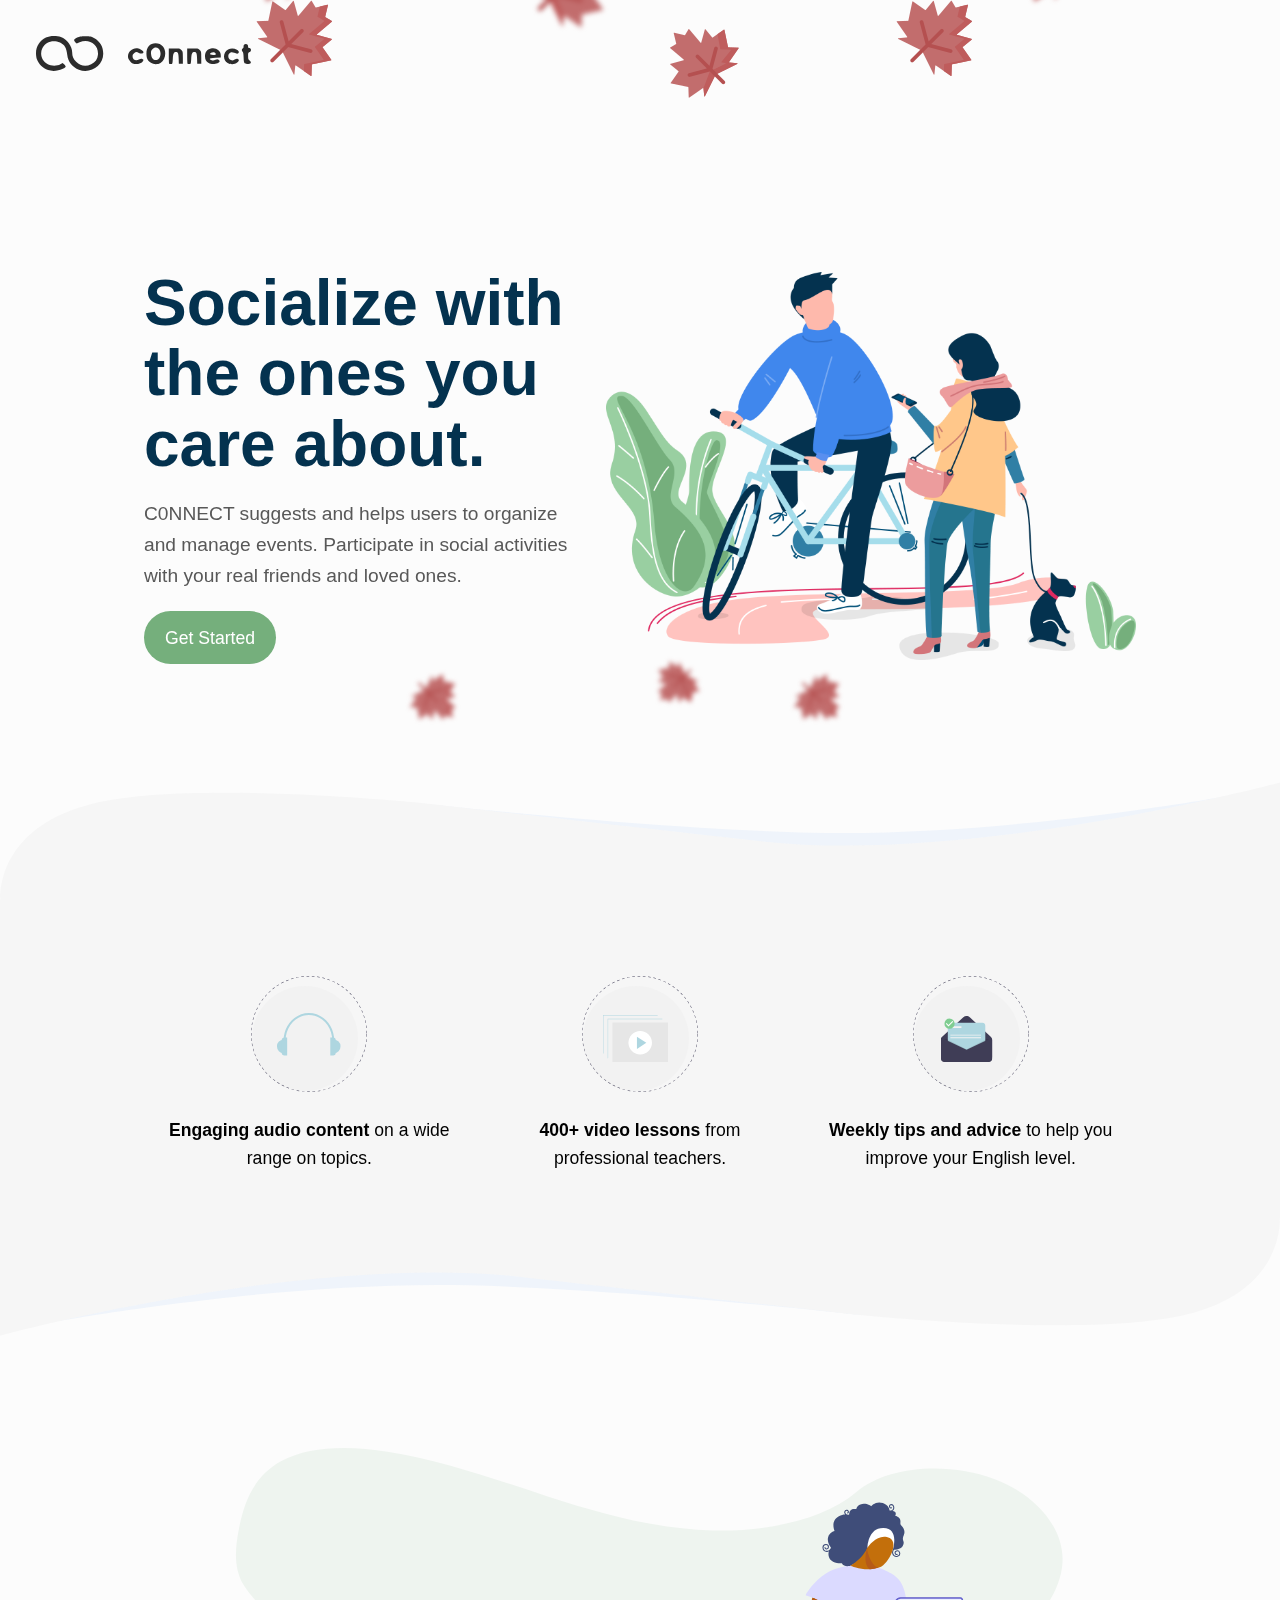
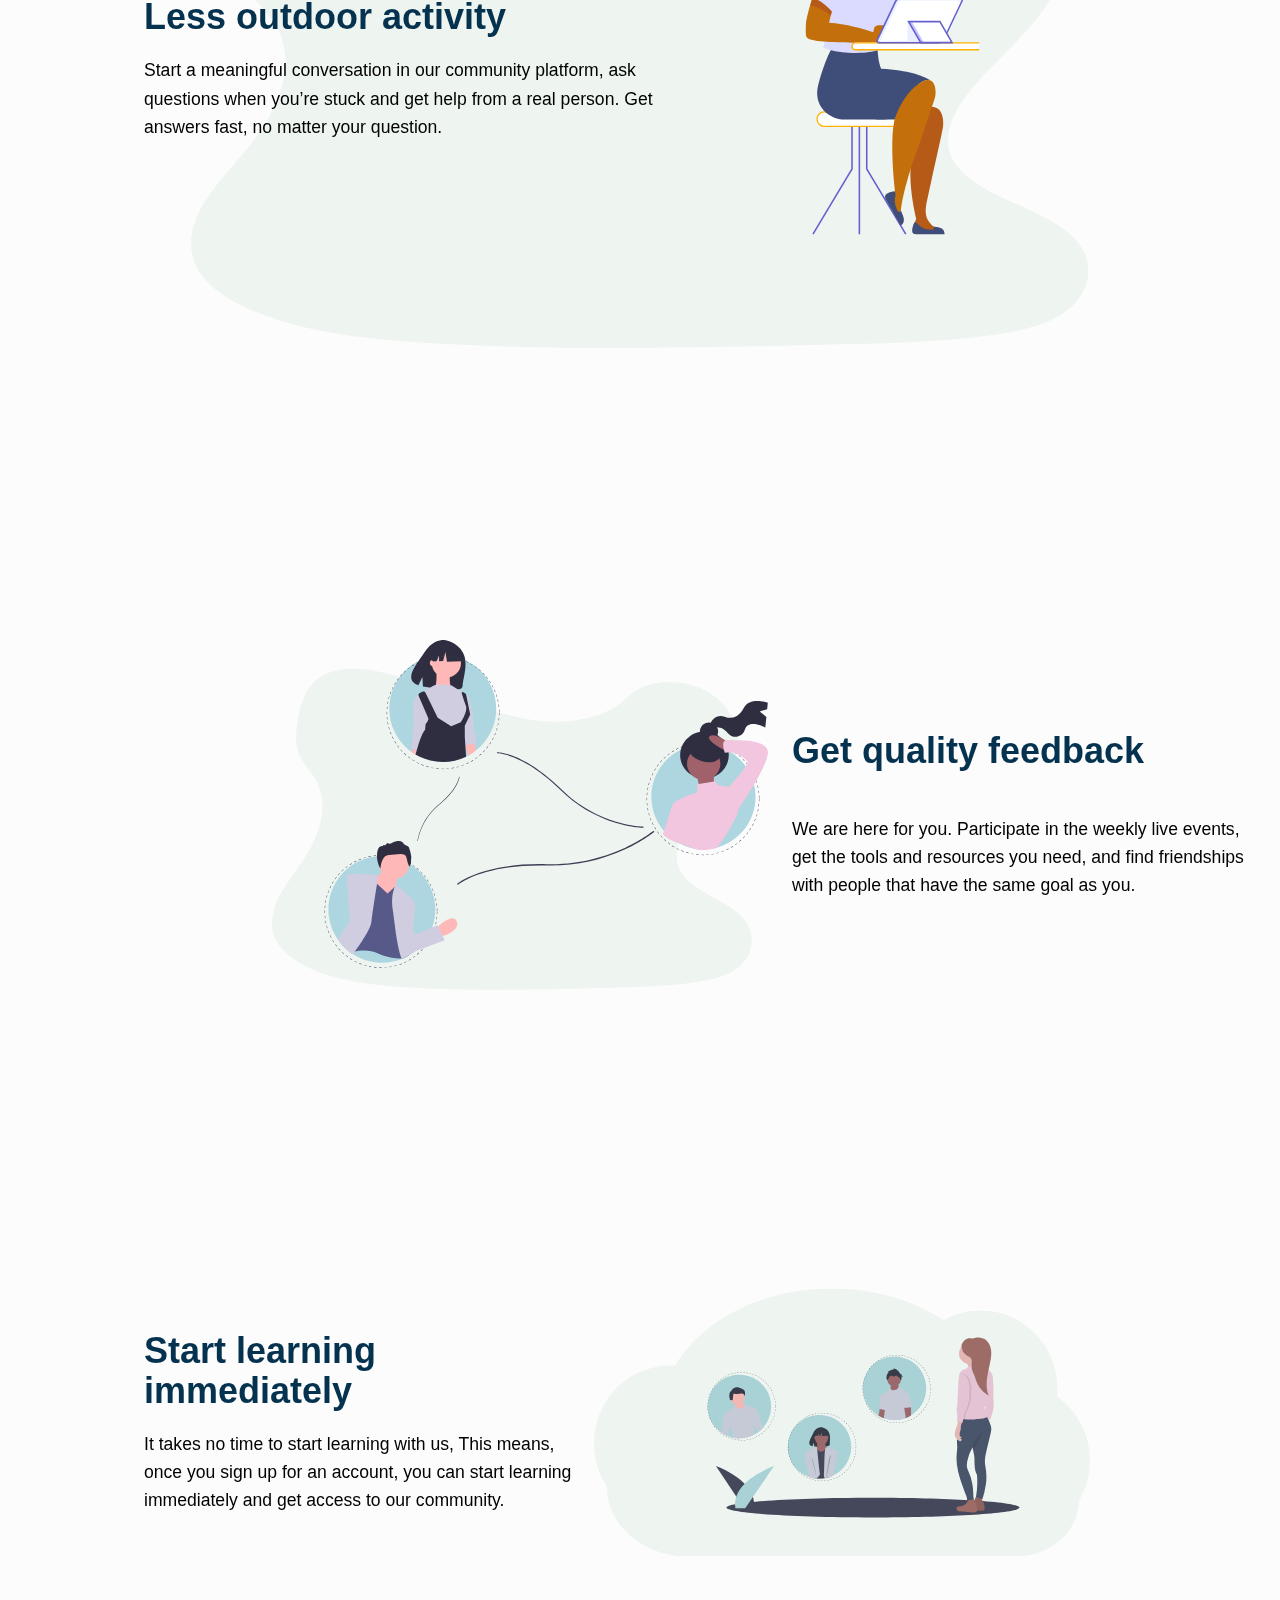
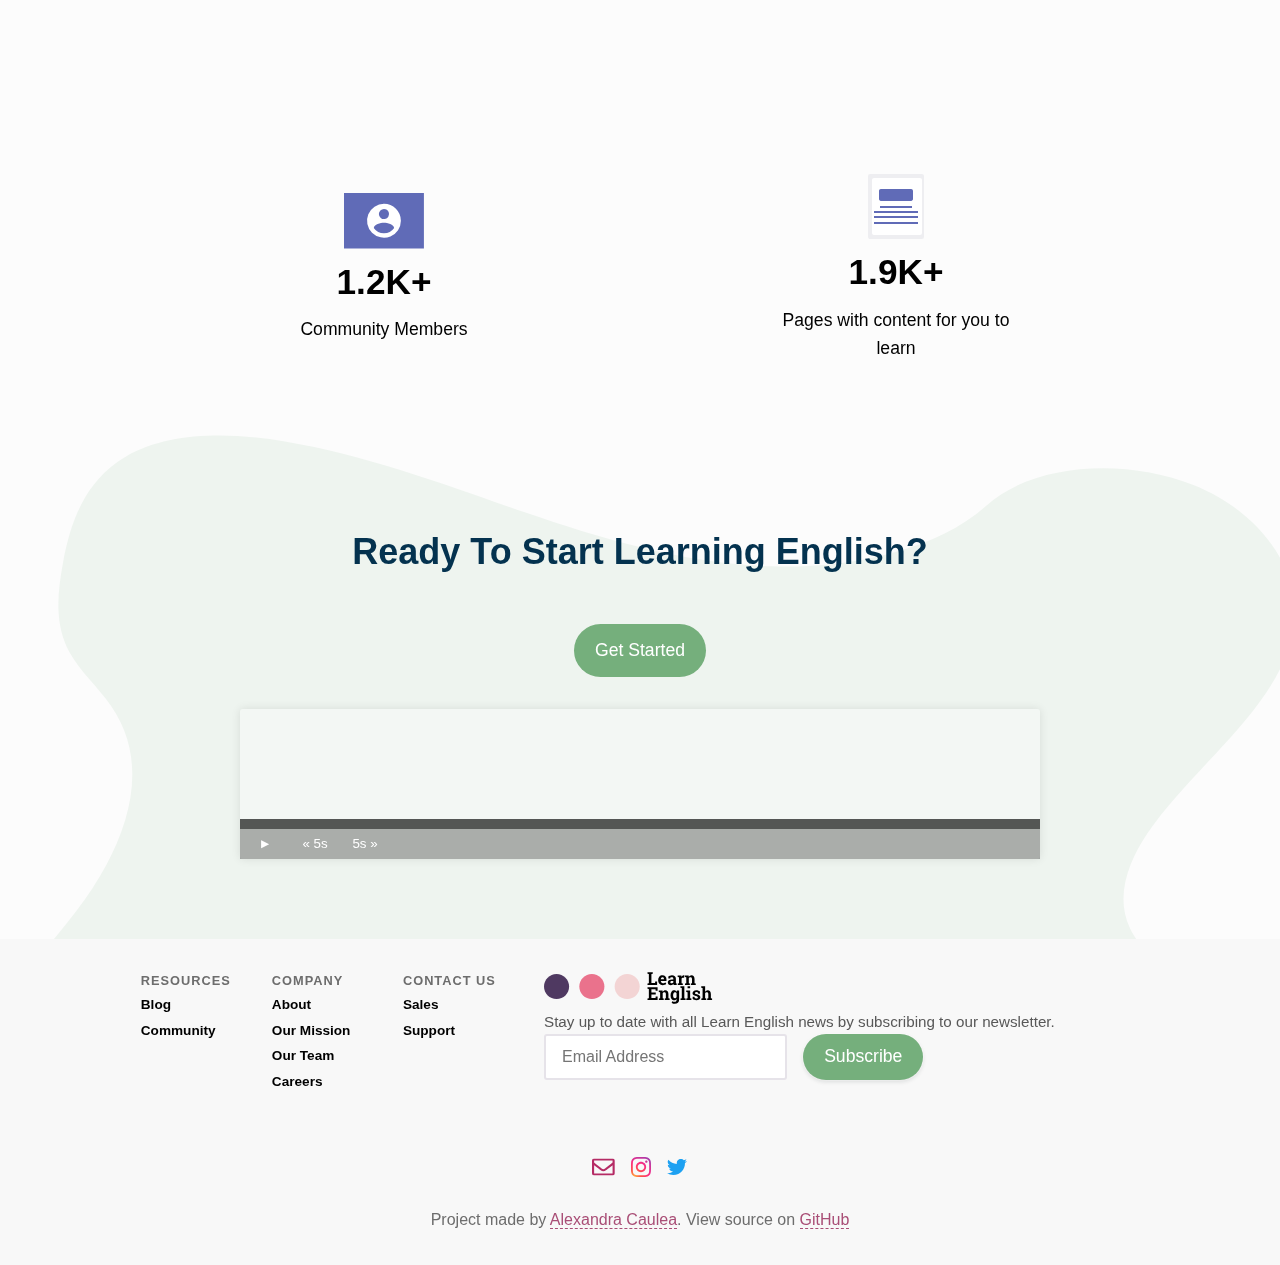
<file: index.html>
<!DOCTYPE html>
<html lang="en" >
<head>
  <meta charset="UTF-8">
  <title>CodePen - Product Landing Page (fcc)</title>
  <meta charset="UTF-8" />
<meta name="viewport" content="width=device-width, initial-scale=1.0" />
<title>Product Landing Page</title>
<link href="https://fonts.googleapis.com/css?family=Roboto+Slab%7CRoboto:400,700&display=swap" rel="stylesheet" /><link rel="stylesheet" href="./style.css">

</head>
<body>
<!-- partial:index.partial.html -->
<header id="header" class="header" style="background: transparent;">
  <img src="logo.svg" class="logo" alt="Learn English" id="header-img">
<!--   <nav id="nav-bar" class="nav">
    <ul class="nav-list">
      <li class="nav-item">
        <a class="nav-link" href="#features">Features</a>
      </li>
      <li class="nav-item">
        <a class="nav-link" href="#how-it-works">How It Works</a>
      </li>
      <li class="nav-item">
        <a class="nav-link" href="#get-started">Get Started</a>
      </li>
      <li class="nav-item">
        <a class="nav-link nav-link-cta" href="#subscribe">Subscribe</a>
      </li>
    </ul>
  </nav>
  <button class="nav-toggle" aria-label="Toggle navigation" aria-expanded="false">
    <span class="visuallyhidden">Menu</span>
    <span class="hamburger"></span>
  </button> -->
</header>
<main>
    <section id="top">
      <section  class="intro">
        <h1 class="intro__title">
          Socialize with the ones you care about.
        </h1>
        <p class="intro__subtitle">
          C0NNECT suggests and helps users to organize and manage events. Participate in social activities with your real friends and loved ones.
        </p>
        <a href="#" class="button">Get Started</a>
        <img class="intro__illustration" src="bg.png" alt="" />
      </section>
    <div class="set">
      <div><img src="leaf.png"></div>
      <div><img src="leaf2.png"></div>
      <div><img src="leaf.png"></div>
      
      
    </div>
    <div class="set set2">
      <div><img src="leaf.png"></div>
      <div><img src="leaf2.png"></div>
      <div><img src="leaf.png"></div>
      
      
    </div>
    <div class="set set3">
      <div><img src="leaf.png"></div>
      <div><img src="leaf2.png"></div>
      <div><img src="leaf.png"></div>
      
      
    </div>
  </section>

    <section id="second" class="blue" style="  transform: scaleY(-1);">
        <svg class="separator" width="100%" height="120" viewBox="0.1 0.1 180 40" preserveAspectRatio="none">
            <g transform="translate(-18.298844,-77.973964)">
                <path style="fill:#4087ed12;" d="M 31.615583,86.351641 H 192.16499 v 26.901969 c 0,0 -32.03411,-14.237983 -59.62682,-12.72484 -22.34188,1.2252 -54.779359,9.72634 -54.779359,9.72634 0,0 -22.029534,3.62882 -34.471238,-1.88988 -12.441702,-5.51871 -11.67199,-22.013589 -11.67199,-22.013589 z" />
                <path style="fill:#f6f6f6;" d="M 18.441597,78.106256 H 198.58126 v 39.288614 c 0,0 -43.10672,-27.825245 -73.47599,-19.687823 -30.369264,8.137423 -46.832208,12.548653 -46.832208,12.548653 0,0 -32.775418,8.05972 -46.735258,0 C 17.577964,102.19598 18.441597,78.106256 18.441597,78.106256 Z" />
            </g>
        </svg>
        
    </section>

  <div class="dark">
    <section id="features" class="features">
      <h2 class="visuallyhidden">Features</h2>
      <ul class="features__list">
        <li>
          <svg width="116" height="116" viewBox="0 0 116 116" fill="none" xmlns="http://www.w3.org/2000/svg" aria-hidden="true">
            <use xlink:href="#headphones-icon"></use>
          </svg>
          <p><strong>Engaging audio content</strong> on a wide range on topics.</p>
        </li>
        <li>
          <svg width="116" height="116" viewBox="0 0 116 116" fill="none" xmlns="http://www.w3.org/2000/svg" aria-hidden="true">
            <use xlink:href="#video-icon"></use>
          </svg>
          <p><strong>400+ video lessons</strong> from professional teachers.</p>
        </li>
        <li>
          <svg width="116" height="116" viewBox="0 0 116 116" fill="none" xmlns="http://www.w3.org/2000/svg" aria-hidden="true">
            <use xlink:href="#email-icon"></use>
          </svg>
          <p><strong>Weekly tips and advice</strong> to help you improve your English level.</p>
        </li>
      </ul>
    </section>
  </div>

  <section id="second" class="blue" style="  transform: scaleX(-1);padding-bottom: 200px;">
      <svg class="separator" width="100%" height="120" viewBox="0.1 0.1 180 40" preserveAspectRatio="none">
          <g transform="translate(-18.298844,-77.973964)">
              <path style="fill:#4087ed12;" d="M 31.615583,86.351641 H 192.16499 v 26.901969 c 0,0 -32.03411,-14.237983 -59.62682,-12.72484 -22.34188,1.2252 -54.779359,9.72634 -54.779359,9.72634 0,0 -22.029534,3.62882 -34.471238,-1.88988 -12.441702,-5.51871 -11.67199,-22.013589 -11.67199,-22.013589 z" />
              <path style="fill:#f6f6f6;" d="M 18.441597,78.106256 H 198.58126 v 39.288614 c 0,0 -43.10672,-27.825245 -73.47599,-19.687823 -30.369264,8.137423 -46.832208,12.548653 -46.832208,12.548653 0,0 -32.775418,8.05972 -46.735258,0 C 17.577964,102.19598 18.441597,78.106256 18.441597,78.106256 Z" />
          </g>
      </svg>
      
  </section>

  <section id="how-it-works" class="grow" >
    <h2 class="section__title grow__title">Less outdoor activity</h2>
    <p>
      Start a meaningful conversation in our community platform, ask questions when you’re stuck and get help from a
      real person. Get answers fast, no matter your question.
    </p>
    <svg width="174" height="341" viewBox="0 0 174 341" fill="none" xmlns="http://www.w3.org/2000/svg" aria-hidden="true">
      <use xlink:href="#grow-illustration"></use>
    </svg>
    <svg width="898" height="500" viewBox="0 0 898 500" fill="none" xmlns="http://www.w3.org/2000/svg" aria-hidden="true" class="blob">
      <use xlink:href="#grow-blob" ></use>
    </svg>
  </section>
  <div class="arrow-1"></div>
  <section class="get-feedback">
    <h2 class="section__title get-feedback__title">
      Get quality feedback
    </h2>
    <p>
      We are here for you. Participate in the weekly live events, get the tools and resources you need, and find
      friendships with people that have the same goal as you.
    </p>
    <svg width="519" height="366" viewBox="0 0 519 366" fill="none" aria-hidden="true" xmlns="http://www.w3.org/2000/svg">
      <use xlink:href="#feedback"></use>
    </svg>
  </section>
  <div class="arrow-2"></div>
  <section class="learning">
    <h2 class="section__title learning__title">
      Start learning immediately
    </h2>
    <p>
      It takes no time to start learning with us, This means, once you sign up for an account, you can start
      learning immediately and get access to our community.
    </p>
    <svg width="598" height="323" viewBox="0 0 598 323" fill="none" aria-hidden="true" xmlns="http://www.w3.org/2000/svg">
      <use xlink:href="#learning"></use>
    </svg>
  </section>
  <div id="get-started" class="get-started">
    <ul>
      <li>
        <svg width="80" height="56" viewBox="0 0 80 56" fill="none" xmlns="http://www.w3.org/2000/svg" aria-hidden="true">
          <use xlink:href="#user"></use>
        </svg>
        <p><strong class="counter community-members">1.2</strong><strong>K+</strong></p>
        <p>Community Members</p>
      </li>
      <li>
        <svg width="56" height="65" viewBox="0 0 56 65" fill="none" xmlns="http://www.w3.org/2000/svg" aria-hidden="true">
          <use xlink:href="#article"></use>
        </svg>
        <p><strong class="counter number-of-pages">1.9</strong><strong>K+</strong></p>
        <p>Pages with content for you to learn</p>
      </li>
    </ul>
  </div>
  <section class="start-learning">
    <h2 class="section__title">
      Ready To Start Learning English?
    </h2>
    <a href="#" class="button">Get Started</a>
    <div class="video-learning">
      <video muted id="video" class="video" poster="https://res.cloudinary.com/alexandracaulea/image/upload/v1583497256/video-poster_lkwsdg.jpg">
        <source src="https://res.cloudinary.com/alexandracaulea/video/upload/v1583497287/video-learning_vpohou.mp4" type="video/mp4" />
      </video>
      <div class="video-controls">
        <div class="progress">
          <div class="progress-fill"></div>
        </div>
        <button class="video-button toggle" title="Play">►</button>
        <button data-skip="-5" class="video-button" aria-label="Skip backward 5 seconds">« 5s</button>
        <button data-skip="5" class="video-button" aria-label="Skip forward 5 seconds">5s »</button>
      </div>
    </div>
    <svg width="1440" height="892" viewBox="0 0 1440 892" fill="none" xmlns="http://www.w3.org/2000/svg" aria-hidden="true" class="blob-learning" style="overflow: visible;">
      <use xlink:href="#blob-learning"></use>
    </svg>
  </section>
</main>
<footer class="footer">
  <div class="footer-container">
    <nav class="footer-nav">
      <div>
        <h3 class="footer-title">Resources</h3>
        <ul>
          <li><a class="footer-link" href="#">Blog</a></li>

          <li><a class="footer-link" href="#">Community</a></li>
        </ul>
      </div>
      <div>
        <h3 class="footer-title">Company</h3>
        <ul>
          <li><a class="footer-link" href="#">About</a></li>
          <li><a class="footer-link" href="#">Our Mission</a></li>
          <li><a class="footer-link" href="#">Our Team</a></li>
          <li><a class="footer-link" href="#">Careers</a></li>
        </ul>
      </div>
      <div>
        <h3 class="footer-title">Contact Us</h3>
        <ul>
          <li><a class="footer-link" href="#">Sales</a></li>
          <li><a class="footer-link" href="#">Support</a></li>
        </ul>
      </div>
    </nav>
    <div class="footer-newsletter" id="subscribe">
      <a href="#"><svg width="169" height="33" viewBox="0 0 169 33" fill="none" xmlns="http://www.w3.org/2000/svg" role="img" aria-label="Learn English">
          <use xlink:href="#footer__logo"></use>
        </svg></a>
      <p>
        Stay up to date with all Learn English news by subscribing to our newsletter.
      </p>
      <form action="https://www.freecodecamp.com/email-submit" method="GET" id="form" class="footer-form">
        <label for="email" class="visuallyhidden">Email address</label>
        <input type="email" name="email" class="footer-email" placeholder="Email Address" id="email" spellcheck="false" aria-required="true" aria-invalid="false" />
        <input type="submit" id="submit" class="button button-email" value="Subscribe" />
      </form>
    </div>
    <ul class="footer-social">
      <li>
        <a href="mailto:alexandra.caulea@gmail.com?Subject=Hi%20Alexandra" rel="noopener noreferrer"><svg width="23" height="18" viewBox="0 0 27 20" fill="none" xmlns="http://www.w3.org/2000/svg" aria-hidden="true">
            <use xlink:href="#contact-email-icon"></use>
          </svg><span class="visuallyhidden">email</span>
        </a>
      </li>
      <li>
        <a href="https://www.instagram.com/alexandra__caulea/" target="_blank" rel="noopener noreferrer">
          <svg width="20" height="20" viewBox="0 0 20 20" aria-hidden="true" fill="none" xmlns="http://www.w3.org/2000/svg">
            <path fill-rule="evenodd" clip-rule="evenodd" d="M16.538 4.66203C16.538 5.32484 16.0006 5.86203 15.338 5.86203C14.6753 5.86203 14.138 5.32484 14.138 4.66203C14.138 3.99922 14.6753 3.46203 15.338 3.46203C16.0008 3.46203 16.538 3.99922 16.538 4.66203ZM10 13.3333C8.15906 13.3333 6.66672 11.8409 6.66672 10C6.66672 8.15906 8.15906 6.66672 10 6.66672C11.8409 6.66672 13.3333 8.15906 13.3333 10C13.3333 11.8409 11.8409 13.3333 10 13.3333ZM10 4.86484C7.16391 4.86484 4.86484 7.16391 4.86484 10C4.86484 12.8361 7.16391 15.1352 10 15.1352C12.8361 15.1352 15.1352 12.8361 15.1352 10C15.1352 7.16391 12.8361 4.86484 10 4.86484ZM10 1.80187C12.6702 1.80187 12.9864 1.81203 14.0408 1.86016C15.0158 1.90469 15.5453 2.0675 15.8977 2.20453C16.3644 2.38594 16.6975 2.60266 17.0475 2.95266C17.3975 3.3025 17.6142 3.63563 17.7956 4.1025C17.9325 4.45484 18.0955 4.98437 18.14 5.95937C18.1881 7.01391 18.1983 7.33016 18.1983 10.0003C18.1983 12.6705 18.1881 12.9867 18.14 14.0411C18.0955 15.0161 17.9327 15.5456 17.7956 15.898C17.6142 16.3647 17.3975 16.6978 17.0475 17.0478C16.6977 17.3978 16.3645 17.6145 15.8977 17.7959C15.5453 17.9328 15.0158 18.0958 14.0408 18.1403C12.9864 18.1884 12.6702 18.1986 10 18.1986C7.32969 18.1986 7.01344 18.1884 5.95906 18.1403C4.98406 18.0958 4.45453 17.933 4.10219 17.7959C3.63547 17.6145 3.30234 17.3978 2.95234 17.0478C2.6025 16.698 2.38563 16.3648 2.20422 15.898C2.06734 15.5456 1.90437 15.0161 1.85984 14.0411C1.81172 12.9866 1.80156 12.6703 1.80156 10.0003C1.80156 7.33016 1.81172 7.01391 1.85984 5.95937C1.90437 4.98437 2.06719 4.45484 2.20422 4.1025C2.38563 3.63578 2.60234 3.30266 2.95234 2.95266C3.30219 2.60266 3.63531 2.38594 4.10219 2.20453C4.45453 2.06766 4.98406 1.90469 5.95906 1.86016C7.01359 1.81203 7.32984 1.80187 10 1.80187ZM10 0C7.28422 0 6.94359 0.0115625 5.87703 0.0601562C4.81266 0.10875 4.08562 0.277812 3.44969 0.525C2.79203 0.780469 2.23437 1.1225 1.67844 1.67844C1.1225 2.23437 0.780469 2.79203 0.525 3.44969C0.277812 4.08578 0.10875 4.81266 0.0601562 5.87703C0.0115625 6.94359 0 7.28422 0 10C0 12.7158 0.0115625 13.0564 0.0601562 14.123C0.10875 15.1873 0.277812 15.9142 0.525 16.5503C0.780469 17.208 1.1225 17.7656 1.67844 18.3216C2.23437 18.8775 2.79203 19.2194 3.44969 19.475C4.08578 19.7222 4.81266 19.8912 5.87703 19.9398C6.94359 19.9884 7.28422 20 10 20C12.7158 20 13.0564 19.9884 14.123 19.9398C15.1873 19.8912 15.9142 19.7222 16.5503 19.475C17.208 19.2194 17.7656 18.8775 18.3216 18.3216C18.8775 17.7656 19.2194 17.208 19.475 16.5503C19.7222 15.9142 19.8912 15.1873 19.9398 14.123C19.9884 13.0564 20 12.7158 20 10C20 7.28422 19.9884 6.94359 19.9398 5.87703C19.8912 4.81266 19.7222 4.08578 19.475 3.44969C19.2194 2.79203 18.8775 2.23437 18.3216 1.67844C17.7656 1.1225 17.208 0.780625 16.5503 0.525C15.9142 0.277812 15.1873 0.10875 14.123 0.0601562C13.0564 0.0115625 12.7158 0 10 0Z" fill="url(#paint0_radial)" />
            <defs>
              <radialGradient id="paint0_radial" cx="0" cy="0" r="1" gradientUnits="userSpaceOnUse" gradientTransform="translate(2.98611 20.0694) scale(25.555)">
                <stop offset="0" stop-color="#FFB140" />
                <stop offset="0.2559" stop-color="#FF5445" />
                <stop offset="0.599" stop-color="#FC2B82" />
                <stop offset="1" stop-color="#8E40B7" />
              </radialGradient>
            </defs>
          </svg>
          <span class="visuallyhidden">Instagram</span>
        </a>
      </li>
      <li>
        <a href="https://twitter.com/alexandracaulea" target="_blank" rel="noopener noreferrer"><svg width="20" height="16" viewBox="0 0 20 16" aria-hidden="true" xmlns="http://www.w3.org/2000/svg">
            <use xlink:href="#twitter-icon"></use>
          </svg>
          <span class="visuallyhidden">Twitter</span></a>
      </li>
    </ul>
    <p class="copyright">Project made by <a class="dotted-link" href="https://www.alexandracaulea.com/" target="_blank" rel="noopener noreferrer">Alexandra Caulea</a>. View source on <a class="dotted-link" href="https://github.com/alexandracaulea/freecodecamp-projects/tree/master/Responsive-Web-Design-Projects/Build%20a%20Product%20Landing%20Page" target="_blank" rel="noopener noreferrer">GitHub</a>
    </p>

  </div>
</footer>
<svg aria-hidden="true" focusable="false" style="display: none;">
  <symbol id="headphones-icon" viewBox="0 0 116 116">
    <path d="M54 115c29.271 0 53-23.505 53-52.5S83.271 10 54 10 1 33.505 1 62.5 24.729 115 54 115z" fill="#F2F2F2" />
    <path d="M58 116c-.612 0-1.23-.01-1.837-.029l.014-.44c.871.027 1.76.034 2.636.022l.006.441c-.273.004-.546.006-.819.006zm3.472-.102l-.026-.441a57.812 57.812 0 002.627-.214l.046.438c-.877.092-1.767.165-2.647.217zm-7.96-.069a58.196 58.196 0 01-2.642-.263l.053-.438c.867.107 1.75.194 2.623.261l-.034.44zm13.24-.485l-.066-.436c.867-.131 1.74-.284 2.596-.454l.086.432a56.77 56.77 0 01-2.615.458zm-18.51-.161a59.032 59.032 0 01-2.607-.504l.093-.431a56.73 56.73 0 002.588.5l-.074.435zm23.718-.874l-.106-.428c.851-.211 1.707-.443 2.543-.691l.126.423c-.843.25-1.706.484-2.563.696zm-28.906-.253a57.235 57.235 0 01-2.55-.742l.133-.42c.833.263 1.684.511 2.53.736l-.114.426zm33.996-1.257l-.144-.417a57.617 57.617 0 002.468-.922l.164.409c-.819.328-1.655.641-2.488.93zm-39.066-.346a56.2 56.2 0 01-2.476-.976l.171-.406a57.9 57.9 0 002.457.968l-.152.414zm43.99-1.625l-.182-.401c.793-.36 1.59-.745 2.37-1.143l.2.393c-.785.401-1.588.788-2.387 1.151zm-48.894-.439a59.598 59.598 0 01-2.374-1.199l.208-.389c.774.413 1.566.813 2.356 1.19l-.19.398zm53.614-1.973l-.219-.383c.76-.434 1.52-.89 2.256-1.356l.236.373c-.742.469-1.507.929-2.273 1.366zm-58.304-.533a57.96 57.96 0 01-2.253-1.411l.243-.369c.732.483 1.485.954 2.236 1.401l-.226.379zm62.786-2.302l-.253-.362c.716-.5 1.43-1.024 2.124-1.557l.269.35a58.214 58.214 0 01-2.14 1.569zm-67.224-.621a57.961 57.961 0 01-2.114-1.611l.275-.344a58.378 58.378 0 002.098 1.598l-.26.357zm71.43-2.613l-.284-.337a58.545 58.545 0 001.975-1.744l.3.323a57.973 57.973 0 01-1.99 1.758zm-75.582-.702a58.933 58.933 0 01-1.957-1.795l.305-.319a58.212 58.212 0 001.943 1.782l-.29.332zm79.48-2.903l-.314-.31a58.693 58.693 0 001.809-1.917l.328.295a59.303 59.303 0 01-1.823 1.932zm-83.31-.774c-.61-.64-1.21-1.301-1.787-1.965l.334-.29c.572.66 1.168 1.316 1.772 1.95l-.32.305zm86.865-3.171l-.34-.28a58.938 58.938 0 001.627-2.075l.353.264a58.33 58.33 0 01-1.64 2.09zm-90.345-.838a58.08 58.08 0 01-1.6-2.118l.359-.257a58.04 58.04 0 001.586 2.102l-.345.273zm93.527-3.417l-.365-.248a57.38 57.38 0 001.432-2.216l.376.231a58.1 58.1 0 01-1.443 2.233zm-96.626-.889c-.48-.737-.951-1.495-1.398-2.254l.38-.224c.443.753.91 1.506 1.387 2.237l-.37.241zm99.408-3.641l-.386-.213c.424-.767.835-1.553 1.223-2.34l.396.196a57.545 57.545 0 01-1.233 2.357zm-102.1-.927a58.053 58.053 0 01-1.185-2.371l.399-.188c.372.79.768 1.58 1.176 2.352l-.39.207zm104.456-3.841l-.404-.177a57.8 57.8 0 001.003-2.443l.412.158a58.596 58.596 0 01-1.011 2.462zM4.439 80.292a57.874 57.874 0 01-.963-2.468l.415-.15c.298.82.62 1.643.955 2.448l-.407.17zm108.623-4.017l-.419-.139c.276-.83.535-1.677.772-2.52l.425.12c-.239.849-.501 1.703-.778 2.539zM2.627 75.308a57.93 57.93 0 01-.733-2.552l.426-.112c.223.847.467 1.699.728 2.533l-.421.131zM114.5 71.163l-.43-.1c.197-.85.378-1.718.537-2.58l.433.08a56.648 56.648 0 01-.54 2.6zm-113.22-.99a58.018 58.018 0 01-.495-2.61l.435-.072c.143.864.308 1.734.491 2.59l-.431.091zm114.181-4.231l-.437-.06c.118-.864.218-1.745.297-2.618l.44.04a58.96 58.96 0 01-.3 2.638zM.411 64.935a58.662 58.662 0 01-.255-2.643l.44-.033c.064.875.15 1.757.252 2.624l-.438.052zm115.529-4.28l-.44-.02c.039-.874.059-1.76.059-2.635H116c0 .88-.02 1.774-.06 2.654zM.023 59.638a59.528 59.528 0 01-.014-2.655l.44.007a58.207 58.207 0 00.015 2.636l-.441.012zm115.533-2.254a59.395 59.395 0 00-.087-2.635l.44-.024c.049.88.079 1.773.088 2.654l-.441.005zM.554 54.358l-.44-.027c.055-.882.131-1.772.226-2.646l.438.048a58.23 58.23 0 00-.224 2.625zm114.709-2.235c-.088-.87-.198-1.749-.326-2.615l.436-.064c.129.872.24 1.759.329 2.635l-.439.044zM1.122 49.12l-.436-.067c.135-.873.292-1.752.467-2.615l.432.088a57.517 57.517 0 00-.463 2.594zm113.37-2.209a58.142 58.142 0 00-.564-2.574l.428-.104c.208.854.399 1.727.569 2.594l-.433.084zM2.167 43.956l-.428-.107c.214-.855.451-1.716.705-2.56l.422.126a57.56 57.56 0 00-.7 2.54zm111.078-2.164a56.235 56.235 0 00-.799-2.511l.417-.144c.287.833.558 1.684.806 2.53l-.424.125zm-109.56-2.89l-.416-.146c.293-.833.61-1.671.94-2.49l.41.166a57.242 57.242 0 00-.934 2.47zm107.848-2.093a58.113 58.113 0 00-1.025-2.422l.403-.18c.36.8.707 1.621 1.032 2.44l-.41.162zM5.664 34.007l-.4-.184a58.01 58.01 0 011.165-2.39l.392.201c-.402.779-.79 1.577-1.157 2.373zm103.71-1.992a58.155 58.155 0 00-1.243-2.32l.384-.216a59.04 59.04 0 011.252 2.336l-.393.2zM8.085 29.318l-.382-.22a58.29 58.29 0 011.38-2.273l.37.237a57.735 57.735 0 00-1.368 2.256zm98.698-1.883a57.411 57.411 0 00-1.451-2.196l.362-.252c.501.722.993 1.466 1.462 2.214l-.373.235zm-95.859-2.563l-.36-.254c.508-.721 1.04-1.44 1.58-2.136l.349.27a58.06 58.06 0 00-1.569 2.12zm92.858-1.762a58.165 58.165 0 00-1.645-2.057l.338-.284a58.972 58.972 0 011.658 2.073l-.351.268zm-89.626-2.404l-.336-.286c.57-.67 1.165-1.337 1.768-1.983l.322.301a58.522 58.522 0 00-1.754 1.968zm86.243-1.634a57.893 57.893 0 00-1.826-1.9l.31-.312c.625.62 1.244 1.264 1.841 1.914l-.325.298zm-82.648-2.22l-.308-.314a58.36 58.36 0 011.94-1.813l.294.329c-.652.581-1.3 1.187-1.925 1.799zm78.91-1.494c-.648-.59-1.319-1.17-1.992-1.727l.282-.34c.677.561 1.353 1.146 2.007 1.74l-.296.327zm-74.98-2.014l-.279-.342a58.672 58.672 0 012.096-1.629l.263.355a58.224 58.224 0 00-2.08 1.616zm70.92-1.347a58.448 58.448 0 00-2.143-1.538l.249-.364a58.521 58.521 0 012.158 1.55l-.265.352zm-66.69-1.789l-.246-.365c.73-.492 1.482-.973 2.234-1.43l.23.376c-.747.455-1.493.932-2.218 1.42zM88.247 9.02a57.794 57.794 0 00-2.275-1.337l.214-.386c.77.43 1.542.883 2.293 1.347l-.232.376zm-57.84-1.546l-.211-.387a58.279 58.279 0 012.354-1.22l.193.397c-.783.383-1.569.79-2.336 1.21zm53.23-1.022a57.677 57.677 0 00-2.39-1.123l.18-.403c.806.356 1.616.737 2.407 1.13l-.197.396zm-48.505-1.29l-.176-.404c.807-.35 1.633-.685 2.454-.997l.157.412a57.38 57.38 0 00-2.435.99zm43.676-.845a57.383 57.383 0 00-2.484-.898l.14-.418c.839.281 1.68.586 2.504.905l-.16.411zM40.051 3.295l-.137-.42a57.699 57.699 0 012.542-.768l.118.425c-.842.233-1.69.49-2.523.763zm33.756-.656c-.841-.24-1.7-.463-2.55-.664l.1-.43c.859.203 1.723.428 2.57.67l-.12.424zm-28.678-.753l-.099-.43c.86-.197 1.735-.376 2.602-.532l.078.434c-.86.155-1.729.333-2.581.528zm23.55-.456a57.53 57.53 0 00-2.6-.427l.06-.436c.874.122 1.755.267 2.621.43l-.081.433zM50.314.95l-.059-.437a58.223 58.223 0 012.64-.291l.038.44c-.872.075-1.753.172-2.62.288zM63.46.697A58.036 58.036 0 0060.833.51l.021-.441a58.62 58.62 0 012.648.189l-.041.439zM55.563.492l-.019-.44C56.354.016 57.181 0 58 0h.2l-.002.441H58c-.813 0-1.633.017-2.437.05z" fill="#3F3D56" />
    <path d="M80.047 63.675h3.017a6.409 6.409 0 016.409 6.41v.7a6.41 6.41 0 01-6.41 6.409h-3.016V63.675z" fill="#aed6e0" />
    <path d="M79.303 61.443h2.728a2.728 2.728 0 012.729 2.728v12.527a2.728 2.728 0 01-2.729 2.728h-2.728V61.443zM35.426 77.194h-3.017A6.409 6.409 0 0126 70.784v-.7a6.409 6.409 0 016.41-6.409h3.016v13.519z" fill="#aed6e0" />
    <path d="M36.17 79.426H33.44a2.729 2.729 0 01-2.728-2.728V64.17a2.729 2.729 0 012.728-2.728h2.729v17.983z" fill="#aed6e0" />
    <path d="M83.272 64.616h-2C81.272 50.491 70.806 39 57.942 39 45.077 39 34.61 50.491 34.61 64.616h-2C32.61 49.39 43.974 37 57.94 37c13.968 0 25.331 12.389 25.331 27.616z" fill="#aed6e0" />
  </symbol>
  <symbol id="video-icon" viewBox="0 0 116 116">
    <path d="M54 115c29.271 0 53-23.505 53-52.5S83.271 10 54 10 1 33.505 1 62.5 24.729 115 54 115z" fill="#F2F2F2" />
    <path d="M58 116c-.612 0-1.23-.01-1.837-.029l.014-.44c.871.027 1.76.034 2.636.022l.006.441c-.273.004-.546.006-.819.006zm3.472-.102l-.026-.441a57.812 57.812 0 002.627-.214l.046.438c-.877.092-1.767.165-2.647.217zm-7.96-.069a58.196 58.196 0 01-2.642-.263l.053-.438c.867.107 1.75.194 2.623.261l-.034.44zm13.24-.485l-.066-.436c.867-.131 1.74-.284 2.596-.454l.086.432a56.77 56.77 0 01-2.615.458zm-18.51-.161a59.032 59.032 0 01-2.607-.504l.093-.431a56.73 56.73 0 002.588.5l-.074.435zm23.718-.874l-.106-.428c.851-.211 1.707-.443 2.543-.691l.126.423c-.843.25-1.706.484-2.563.696zm-28.906-.253a57.235 57.235 0 01-2.55-.742l.133-.42c.833.263 1.684.511 2.53.736l-.114.426zm33.996-1.257l-.144-.417a57.617 57.617 0 002.468-.922l.164.409c-.819.328-1.655.641-2.488.93zm-39.066-.346a56.2 56.2 0 01-2.476-.976l.171-.406a57.9 57.9 0 002.457.968l-.152.414zm43.99-1.625l-.182-.401c.793-.36 1.59-.745 2.37-1.143l.2.393c-.785.401-1.588.788-2.387 1.151zm-48.894-.439a59.598 59.598 0 01-2.374-1.199l.208-.389c.774.413 1.566.813 2.356 1.19l-.19.398zm53.614-1.973l-.219-.383c.76-.434 1.52-.89 2.256-1.356l.236.373c-.742.469-1.507.929-2.273 1.366zm-58.304-.533a57.96 57.96 0 01-2.253-1.411l.243-.369c.732.483 1.485.954 2.236 1.401l-.226.379zm62.786-2.302l-.253-.362c.716-.5 1.43-1.024 2.124-1.557l.269.35a58.214 58.214 0 01-2.14 1.569zm-67.224-.621a57.961 57.961 0 01-2.114-1.611l.275-.344a58.378 58.378 0 002.098 1.598l-.26.357zm71.43-2.613l-.284-.337a58.545 58.545 0 001.975-1.744l.3.323a57.973 57.973 0 01-1.99 1.758zm-75.582-.702a58.933 58.933 0 01-1.957-1.795l.305-.319a58.212 58.212 0 001.943 1.782l-.29.332zm79.48-2.903l-.314-.31a58.693 58.693 0 001.809-1.917l.328.295a59.303 59.303 0 01-1.823 1.932zm-83.31-.774c-.61-.64-1.21-1.301-1.787-1.965l.334-.29c.572.66 1.168 1.316 1.772 1.95l-.32.305zm86.865-3.171l-.34-.28a58.938 58.938 0 001.627-2.075l.353.264a58.33 58.33 0 01-1.64 2.09zm-90.345-.838a58.08 58.08 0 01-1.6-2.118l.359-.257a58.04 58.04 0 001.586 2.102l-.345.273zm93.527-3.417l-.365-.248a57.38 57.38 0 001.432-2.216l.376.231a58.1 58.1 0 01-1.443 2.233zm-96.626-.889c-.48-.737-.951-1.495-1.398-2.254l.38-.224c.443.753.91 1.506 1.387 2.237l-.37.241zm99.408-3.641l-.386-.213c.424-.767.835-1.553 1.223-2.34l.396.196a57.545 57.545 0 01-1.233 2.357zm-102.1-.927a58.053 58.053 0 01-1.185-2.371l.399-.188c.372.79.768 1.58 1.176 2.352l-.39.207zm104.456-3.841l-.404-.177a57.8 57.8 0 001.003-2.443l.412.158a58.596 58.596 0 01-1.011 2.462zM4.439 80.292a57.874 57.874 0 01-.963-2.468l.415-.15c.298.82.62 1.643.955 2.448l-.407.17zm108.623-4.017l-.419-.139c.276-.83.535-1.677.772-2.52l.425.12c-.239.849-.501 1.703-.778 2.539zM2.627 75.308a57.93 57.93 0 01-.733-2.552l.426-.112c.223.847.467 1.699.728 2.533l-.421.131zM114.5 71.163l-.43-.1c.197-.85.378-1.718.537-2.58l.433.08a56.648 56.648 0 01-.54 2.6zm-113.22-.99a58.018 58.018 0 01-.495-2.61l.435-.072c.143.864.308 1.734.491 2.59l-.431.091zm114.181-4.231l-.437-.06c.118-.864.218-1.745.297-2.618l.44.04a58.96 58.96 0 01-.3 2.638zM.411 64.935a58.662 58.662 0 01-.255-2.643l.44-.033c.064.875.15 1.757.252 2.624l-.438.052zm115.529-4.28l-.44-.02c.039-.874.059-1.76.059-2.635H116c0 .88-.02 1.774-.06 2.654zM.023 59.638a59.528 59.528 0 01-.014-2.655l.44.007a58.207 58.207 0 00.015 2.636l-.441.012zm115.533-2.254a59.395 59.395 0 00-.087-2.635l.44-.024c.049.88.079 1.773.088 2.654l-.441.005zM.554 54.358l-.44-.027c.055-.882.131-1.772.226-2.646l.438.048a58.23 58.23 0 00-.224 2.625zm114.709-2.235c-.088-.87-.198-1.749-.326-2.615l.436-.064c.129.872.24 1.759.329 2.635l-.439.044zM1.122 49.12l-.436-.067c.135-.873.292-1.752.467-2.615l.432.088a57.517 57.517 0 00-.463 2.594zm113.37-2.209a58.142 58.142 0 00-.564-2.574l.428-.104c.208.854.399 1.727.569 2.594l-.433.084zM2.167 43.956l-.428-.107c.214-.855.451-1.716.705-2.56l.422.126a57.56 57.56 0 00-.7 2.54zm111.078-2.164a56.235 56.235 0 00-.799-2.511l.417-.144c.287.833.558 1.684.806 2.53l-.424.125zm-109.56-2.89l-.416-.146c.293-.833.61-1.671.94-2.49l.41.166a57.242 57.242 0 00-.934 2.47zm107.848-2.093a58.113 58.113 0 00-1.025-2.422l.403-.18c.36.8.707 1.621 1.032 2.44l-.41.162zM5.664 34.007l-.4-.184a58.01 58.01 0 011.165-2.39l.392.201c-.402.779-.79 1.577-1.157 2.373zm103.71-1.992a58.155 58.155 0 00-1.243-2.32l.384-.216a59.04 59.04 0 011.252 2.336l-.393.2zM8.085 29.318l-.382-.22a58.29 58.29 0 011.38-2.273l.37.237a57.735 57.735 0 00-1.368 2.256zm98.698-1.883a57.411 57.411 0 00-1.451-2.196l.362-.252c.501.722.993 1.466 1.462 2.214l-.373.235zm-95.859-2.563l-.36-.254c.508-.721 1.04-1.44 1.58-2.136l.349.27a58.06 58.06 0 00-1.569 2.12zm92.858-1.762a58.165 58.165 0 00-1.645-2.057l.338-.284a58.972 58.972 0 011.658 2.073l-.351.268zm-89.626-2.404l-.336-.286c.57-.67 1.165-1.337 1.768-1.983l.322.301a58.522 58.522 0 00-1.754 1.968zm86.243-1.634a57.893 57.893 0 00-1.826-1.9l.31-.312c.625.62 1.244 1.264 1.841 1.914l-.325.298zm-82.648-2.22l-.308-.314a58.36 58.36 0 011.94-1.813l.294.329c-.652.581-1.3 1.187-1.925 1.799zm78.91-1.494c-.648-.59-1.319-1.17-1.992-1.727l.282-.34c.677.561 1.353 1.146 2.007 1.74l-.296.327zm-74.98-2.014l-.279-.342a58.672 58.672 0 012.096-1.629l.263.355a58.224 58.224 0 00-2.08 1.616zm70.92-1.347a58.448 58.448 0 00-2.143-1.538l.249-.364a58.521 58.521 0 012.158 1.55l-.265.352zm-66.69-1.789l-.246-.365c.73-.492 1.482-.973 2.234-1.43l.23.376c-.747.455-1.493.932-2.218 1.42zM88.247 9.02a57.794 57.794 0 00-2.275-1.337l.214-.386c.77.43 1.542.883 2.293 1.347l-.232.376zm-57.84-1.546l-.211-.387a58.279 58.279 0 012.354-1.22l.193.397c-.783.383-1.569.79-2.336 1.21zm53.23-1.022a57.677 57.677 0 00-2.39-1.123l.18-.403c.806.356 1.616.737 2.407 1.13l-.197.396zm-48.505-1.29l-.176-.404c.807-.35 1.633-.685 2.454-.997l.157.412a57.38 57.38 0 00-2.435.99zm43.676-.845a57.383 57.383 0 00-2.484-.898l.14-.418c.839.281 1.68.586 2.504.905l-.16.411zM40.051 3.295l-.137-.42a57.699 57.699 0 012.542-.768l.118.425c-.842.233-1.69.49-2.523.763zm33.756-.656c-.841-.24-1.7-.463-2.55-.664l.1-.43c.859.203 1.723.428 2.57.67l-.12.424zm-28.678-.753l-.099-.43c.86-.197 1.735-.376 2.602-.532l.078.434c-.86.155-1.729.333-2.581.528zm23.55-.456a57.53 57.53 0 00-2.6-.427l.06-.436c.874.122 1.755.267 2.621.43l-.081.433zM50.314.95l-.059-.437a58.223 58.223 0 012.64-.291l.038.44c-.872.075-1.753.172-2.62.288zM63.46.697A58.036 58.036 0 0060.833.51l.021-.441a58.62 58.62 0 012.648.189l-.041.439zM55.563.492l-.019-.44C56.354.016 57.181 0 58 0h.2l-.002.441H58c-.813 0-1.633.017-2.437.05z" fill="#3F3D56" />
    <path d="M86 46.536H30.42v39.565H86V46.536z" fill="#E6E6E6" />
    <path d="M26.113 82.333h-.403V42.768h54.638v.41H26.113v39.155z" fill="#aed6e0" />
    <path d="M21.403 77.623H21V39h54.638v.4H21.403v38.223z" fill="#aed6e0" />
    <path d="M58.21 78.565c6.503 0 11.776-5.272 11.776-11.775 0-6.504-5.273-11.776-11.776-11.776S46.435 60.286 46.435 66.79c0 6.503 5.272 11.775 11.775 11.775z" fill="#fff" />
    <path d="M54.913 60.667v12.246l9.42-6.207-9.42-6.04z" fill="#aed6e0" />
  </symbol>
  <symbol id="email-icon" viewBox="0 0 116 116">
    <path d="M54 115c29.271 0 53-23.505 53-52.5S83.271 10 54 10 1 33.505 1 62.5 24.729 115 54 115z" fill="#F2F2F2" />
    <path d="M58 116c-.612 0-1.23-.01-1.837-.029l.014-.44c.871.027 1.76.034 2.636.022l.006.441c-.273.004-.546.006-.819.006zm3.472-.102l-.026-.441a57.812 57.812 0 002.627-.214l.046.438c-.877.092-1.767.165-2.647.217zm-7.96-.069a58.196 58.196 0 01-2.642-.263l.053-.438c.867.107 1.75.194 2.623.261l-.034.44zm13.24-.485l-.066-.436c.867-.131 1.74-.284 2.596-.454l.086.432a56.77 56.77 0 01-2.615.458zm-18.51-.161a59.032 59.032 0 01-2.607-.504l.093-.431a56.73 56.73 0 002.588.5l-.074.435zm23.718-.874l-.106-.428c.851-.211 1.707-.443 2.543-.691l.126.423c-.843.25-1.706.484-2.563.696zm-28.906-.253a57.235 57.235 0 01-2.55-.742l.133-.42c.833.263 1.684.511 2.53.736l-.114.426zm33.996-1.257l-.144-.417a57.617 57.617 0 002.468-.922l.164.409c-.819.328-1.655.641-2.488.93zm-39.066-.346a56.2 56.2 0 01-2.476-.976l.171-.406a57.9 57.9 0 002.457.968l-.152.414zm43.99-1.625l-.182-.401c.793-.36 1.59-.745 2.37-1.143l.2.393c-.785.401-1.588.788-2.387 1.151zm-48.894-.439a59.598 59.598 0 01-2.374-1.199l.208-.389c.774.413 1.566.813 2.356 1.19l-.19.398zm53.614-1.973l-.219-.383c.76-.434 1.52-.89 2.256-1.356l.236.373c-.742.469-1.507.929-2.273 1.366zm-58.304-.533a57.96 57.96 0 01-2.253-1.411l.243-.369c.732.483 1.485.954 2.236 1.401l-.226.379zm62.786-2.302l-.253-.362c.716-.5 1.43-1.024 2.124-1.557l.269.35a58.214 58.214 0 01-2.14 1.569zm-67.224-.621a57.961 57.961 0 01-2.114-1.611l.275-.344a58.378 58.378 0 002.098 1.598l-.26.357zm71.43-2.613l-.284-.337a58.545 58.545 0 001.975-1.744l.3.323a57.973 57.973 0 01-1.99 1.758zm-75.582-.702a58.933 58.933 0 01-1.957-1.795l.305-.319a58.212 58.212 0 001.943 1.782l-.29.332zm79.48-2.903l-.314-.31a58.693 58.693 0 001.809-1.917l.328.295a59.303 59.303 0 01-1.823 1.932zm-83.31-.774c-.61-.64-1.21-1.301-1.787-1.965l.334-.29c.572.66 1.168 1.316 1.772 1.95l-.32.305zm86.865-3.171l-.34-.28a58.938 58.938 0 001.627-2.075l.353.264a58.33 58.33 0 01-1.64 2.09zm-90.345-.838a58.08 58.08 0 01-1.6-2.118l.359-.257a58.04 58.04 0 001.586 2.102l-.345.273zm93.527-3.417l-.365-.248a57.38 57.38 0 001.432-2.216l.376.231a58.1 58.1 0 01-1.443 2.233zm-96.626-.889c-.48-.737-.951-1.495-1.398-2.254l.38-.224c.443.753.91 1.506 1.387 2.237l-.37.241zm99.408-3.641l-.386-.213c.424-.767.835-1.553 1.223-2.34l.396.196a57.545 57.545 0 01-1.233 2.357zm-102.1-.927a58.053 58.053 0 01-1.185-2.371l.399-.188c.372.79.768 1.58 1.176 2.352l-.39.207zm104.456-3.841l-.404-.177a57.8 57.8 0 001.003-2.443l.412.158a58.596 58.596 0 01-1.011 2.462zM4.439 80.292a57.874 57.874 0 01-.963-2.468l.415-.15c.298.82.62 1.643.955 2.448l-.407.17zm108.623-4.017l-.419-.139c.276-.83.535-1.677.772-2.52l.425.12c-.239.849-.501 1.703-.778 2.539zM2.627 75.308a57.93 57.93 0 01-.733-2.552l.426-.112c.223.847.467 1.699.728 2.533l-.421.131zM114.5 71.163l-.43-.1c.197-.85.378-1.718.537-2.58l.433.08a56.648 56.648 0 01-.54 2.6zm-113.22-.99a58.018 58.018 0 01-.495-2.61l.435-.072c.143.864.308 1.734.491 2.59l-.431.091zm114.181-4.231l-.437-.06c.118-.864.218-1.745.297-2.618l.44.04a58.96 58.96 0 01-.3 2.638zM.411 64.935a58.662 58.662 0 01-.255-2.643l.44-.033c.064.875.15 1.757.252 2.624l-.438.052zm115.529-4.28l-.44-.02c.039-.874.059-1.76.059-2.635H116c0 .88-.02 1.774-.06 2.654zM.023 59.638a59.528 59.528 0 01-.014-2.655l.44.007a58.207 58.207 0 00.015 2.636l-.441.012zm115.533-2.254a59.395 59.395 0 00-.087-2.635l.44-.024c.049.88.079 1.773.088 2.654l-.441.005zM.554 54.358l-.44-.027c.055-.882.131-1.772.226-2.646l.438.048a58.23 58.23 0 00-.224 2.625zm114.709-2.235c-.088-.87-.198-1.749-.326-2.615l.436-.064c.129.872.24 1.759.329 2.635l-.439.044zM1.122 49.12l-.436-.067c.135-.873.292-1.752.467-2.615l.432.088a57.517 57.517 0 00-.463 2.594zm113.37-2.209a58.142 58.142 0 00-.564-2.574l.428-.104c.208.854.399 1.727.569 2.594l-.433.084zM2.167 43.956l-.428-.107c.214-.855.451-1.716.705-2.56l.422.126a57.56 57.56 0 00-.7 2.54zm111.078-2.164a56.235 56.235 0 00-.799-2.511l.417-.144c.287.833.558 1.684.806 2.53l-.424.125zm-109.56-2.89l-.416-.146c.293-.833.61-1.671.94-2.49l.41.166a57.242 57.242 0 00-.934 2.47zm107.848-2.093a58.113 58.113 0 00-1.025-2.422l.403-.18c.36.8.707 1.621 1.032 2.44l-.41.162zM5.664 34.007l-.4-.184a58.01 58.01 0 011.165-2.39l.392.201c-.402.779-.79 1.577-1.157 2.373zm103.71-1.992a58.155 58.155 0 00-1.243-2.32l.384-.216a59.04 59.04 0 011.252 2.336l-.393.2zM8.085 29.318l-.382-.22a58.29 58.29 0 011.38-2.273l.37.237a57.735 57.735 0 00-1.368 2.256zm98.698-1.883a57.411 57.411 0 00-1.451-2.196l.362-.252c.501.722.993 1.466 1.462 2.214l-.373.235zm-95.859-2.563l-.36-.254c.508-.721 1.04-1.44 1.58-2.136l.349.27a58.06 58.06 0 00-1.569 2.12zm92.858-1.762a58.165 58.165 0 00-1.645-2.057l.338-.284a58.972 58.972 0 011.658 2.073l-.351.268zm-89.626-2.404l-.336-.286c.57-.67 1.165-1.337 1.768-1.983l.322.301a58.522 58.522 0 00-1.754 1.968zm86.243-1.634a57.893 57.893 0 00-1.826-1.9l.31-.312c.625.62 1.244 1.264 1.841 1.914l-.325.298zm-82.648-2.22l-.308-.314a58.36 58.36 0 011.94-1.813l.294.329c-.652.581-1.3 1.187-1.925 1.799zm78.91-1.494c-.648-.59-1.319-1.17-1.992-1.727l.282-.34c.677.561 1.353 1.146 2.007 1.74l-.296.327zm-74.98-2.014l-.279-.342a58.672 58.672 0 012.096-1.629l.263.355a58.224 58.224 0 00-2.08 1.616zm70.92-1.347a58.448 58.448 0 00-2.143-1.538l.249-.364a58.521 58.521 0 012.158 1.55l-.265.352zm-66.69-1.789l-.246-.365c.73-.492 1.482-.973 2.234-1.43l.23.376c-.747.455-1.493.932-2.218 1.42zM88.247 9.02a57.794 57.794 0 00-2.275-1.337l.214-.386c.77.43 1.542.883 2.293 1.347l-.232.376zm-57.84-1.546l-.211-.387a58.279 58.279 0 012.354-1.22l.193.397c-.783.383-1.569.79-2.336 1.21zm53.23-1.022a57.677 57.677 0 00-2.39-1.123l.18-.403c.806.356 1.616.737 2.407 1.13l-.197.396zm-48.505-1.29l-.176-.404c.807-.35 1.633-.685 2.454-.997l.157.412a57.38 57.38 0 00-2.435.99zm43.676-.845a57.383 57.383 0 00-2.484-.898l.14-.418c.839.281 1.68.586 2.504.905l-.16.411zM40.051 3.295l-.137-.42a57.699 57.699 0 012.542-.768l.118.425c-.842.233-1.69.49-2.523.763zm33.756-.656c-.841-.24-1.7-.463-2.55-.664l.1-.43c.859.203 1.723.428 2.57.67l-.12.424zm-28.678-.753l-.099-.43c.86-.197 1.735-.376 2.602-.532l.078.434c-.86.155-1.729.333-2.581.528zm23.55-.456a57.53 57.53 0 00-2.6-.427l.06-.436c.874.122 1.755.267 2.621.43l-.081.433zM50.314.95l-.059-.437a58.223 58.223 0 012.64-.291l.038.44c-.872.075-1.753.172-2.62.288zM63.46.697A58.036 58.036 0 0060.833.51l.021-.441a58.62 58.62 0 012.648.189l-.041.439zM55.563.492l-.019-.44C56.354.016 57.181 0 58 0h.2l-.002.441H58c-.813 0-1.633.017-2.437.05zM74.044 86H33.067a5.132 5.132 0 01-3.583-1.447A4.881 4.881 0 0128 81.058V62.747c0-.266.055-.53.163-.773a1.96 1.96 0 01.463-.648L50.34 41.25A4.737 4.737 0 0153.556 40c1.196 0 2.347.447 3.215 1.25l20.703 19.141c.517.479.929 1.055 1.21 1.693a5.01 5.01 0 01.427 2.021v16.953c0 1.31-.534 2.568-1.484 3.495A5.132 5.132 0 0174.044 86z" fill="#3F3D56" />
    <path opacity=".1" d="M28 63h50.26v16.094a6.857 6.857 0 01-2.053 4.883A7.059 7.059 0 0171.252 86H35.007c-.92 0-1.831-.179-2.681-.526a7.014 7.014 0 01-2.274-1.497 6.9 6.9 0 01-1.519-2.24A6.82 6.82 0 0128 79.094V63z" fill="#000" />
    <path d="M69.524 46.815H37.587c-1.531 0-2.772 1.27-2.772 2.835v32.663c0 1.566 1.24 2.835 2.772 2.835h31.937c1.531 0 2.772-1.27 2.772-2.835V49.65c0-1.566-1.24-2.835-2.772-2.835z" fill="#aed6e0" />
    <path opacity=".1" d="M72.296 63.852v21.296H34.815V63.852l18.74 9.365 18.741-9.365z" fill="#000" />
    <path d="M53.556 73.786l-24.15-11.541a.99.99 0 00-1.284.403.96.96 0 00-.122.469v19.858a2.996 2.996 0 00.896 2.139A3.062 3.062 0 0031.06 86h44.993c.811 0 1.59-.319 2.163-.886a3.008 3.008 0 00.896-2.14V63.458a1.172 1.172 0 00-.56-1.001 1.205 1.205 0 00-1.156-.063l-23.84 11.393z" fill="#3F3D56" />
    <path d="M48.444 50.222H37.37v1.704h11.074v-1.704zM68.037 58.74H37.37v.853h30.667v-.852zM68.037 61.296H37.37v.852h30.667v-.852z" fill="#F2F2F2" />
    <path d="M36.093 51.926a4.685 4.685 0 100-9.37 4.685 4.685 0 000 9.37z" fill="#fff" />
    <path d="M36.519 42.556a5.111 5.111 0 105.11 5.11 5.126 5.126 0 00-5.11-5.11zm-1.05 7.836l-2.62-2.62.736-.734 1.887 1.887 3.983-3.983.735.734-4.72 4.716z" fill="#7FCD91" />
  </symbol>
  <symbol id="grow-illustration" viewBox="0 0 174 341" aria-hidden="true">
<svg xmlns="http://www.w3.org/2000/svg" viewBox="0 0 660.3 1260.51"><defs><style>.cls-1,.cls-8,.cls-9{fill:none;}.cls-1,.cls-10{stroke:#6562cf;stroke-width:6px;}.cls-1,.cls-10,.cls-2,.cls-8,.cls-9{stroke-miterlimit:10;}.cls-2,.cls-7{fill:#fff;}.cls-2,.cls-8{stroke:#ffb000;stroke-width:5px;}.cls-3{fill:#b65a18;}.cls-4{fill:#3f4d79;}.cls-5{fill:#c36f0b;}.cls-6{fill:#dbdaff;}.cls-9{stroke:#000;}.cls-10,.cls-11{fill:#eaeeff;}.cls-12{fill:#c7bfff;}</style></defs><g id="Layer_2" data-name="Layer 2"><g id="Слой_1" data-name="Слой 1"><g id="_3" data-name="3"><g id="CHAIR"><polyline class="cls-1" points="176.92 849.77 176.92 1011.34 28.82 1258.97"/><polyline class="cls-1" points="232.82 849.77 232.82 1011.34 380.92 1258.97"/><rect class="cls-2" x="44.21" y="794.77" width="321.33" height="55" rx="27.5"/><line class="cls-1" x1="204.87" y1="852.34" x2="204.87" y2="1259.35"/></g><g id="WOMAN"><g id="RIGHT_HAND" data-name="RIGHT HAND"><path class="cls-3" d="M365,403.45s-5.59,54.77-1.45,55.07c51.28,3.68,110.32,10,119.44,13.3,12.44,3.71,48.63,14.38,53.63,19,6.31,5.84,9.39,25,9.39,27.36S543,533,543,533s-8.7.23-8.82-9.24c-.17-11.22-10.5-13.42-17.49-15.5-2.92-.87-10,.57-10.72,4.9s10.38,8,12.46,10.84c3.16,4.25.86,9.77.81,9.88l-20.31-7.7c-3-1.13-18.26-14.86-25.65-27.74,0,0-144.5,44.79-180.43,22.25-13.58-8.51-11-35.77-5.47-77.61Z"/></g><path id="SKIRT" class="cls-4" d="M148.19,824.25c139.23.16,156.1,1.35,234.9-2.16,0,0-4.25-39.32,8.3-70.75,36.9-92.4,84.23-75.91,84.23-75.91-34.69-19.78-81.26-37.73-188.29-44.27-10.55-27.6-11.5-50.41-13.52-70.76l-177.14-.26S72.85,603.25,49.33,690.32C26.49,774.89,92.34,824.19,148.19,824.25Z"/><g id="LEGS"><g id="LOWER_LEG" data-name="LOWER LEG"><path id="LEG" class="cls-3" d="M521.15,857.53c6.15-33.26-1.07-89.27-51.26-80.93S428.57,817,428.62,838.24c.14,61.13-20.59,92-27.37,144.6-9.36,72.65,5.7,160.38,19.23,218.25l-11.09,24.55s19.27,18,63.73,21,12.78-16.43,12.78-16.43c-21.74-21.4-33.66-36.82-28.06-77.54C461.85,1123.5,511.69,908.72,521.15,857.53Z"/><path id="SHOE" class="cls-4" d="M413.91,1214.76s-22.79,44.51,6,44.59c12.31,0,108-.28,108-.28s3.73-22.85-27.84-27.11c-4.39-.59-14.43-2-14.43-2s11.59,13.93-14.27,11.65C428.12,1237.77,427.7,1210.19,413.91,1214.76Z"/></g><g id="UPPER_LEG" data-name="UPPER LEG"><path id="LEG-2" data-name="LEG" class="cls-5" d="M447,678.65c45.83-22.08,51.64,35.74,44.52,62.72C488.61,752.52,458,841,448.62,870.91s-80.07,205.18-87.33,309.22c-.08,1.13-10.66,28.06-36.16-49.31-9.46-28.73,15.8-25.5,14.37-38.15-6.9-60.84-16.85-190.05-2.78-260C342.4,804.43,379,711.4,447,678.65Z"/><path id="SHOE-2" data-name="SHOE" class="cls-4" d="M338.74,1096.36S291,1100.85,305,1126c6,10.74,57.13,99.33,57.13,99.33s19.74-8,8-37.56c-1.64-4.12-7.76-18.87-7.76-18.87s-7,16.54-16.71-7.52C330.87,1124.87,348.39,1116,338.74,1096.36Z"/></g></g><path id="BLOUSE" class="cls-6" d="M292.13,550.61s11.83-64.44,33.16-126.8c0,0,7.58-3.8,59.07-30,0,0,1.24-73.45-36.91-108.31-25.19-23-76.78-40-76.78-40l-99.16-5.29c-19.12,1.13-67.09,6.92-109.89,40.76C19.31,314.41.24,352.29.24,352.29s56,13.14,96.76,61.54L68.48,550.61S101.47,569,178.15,571C271.81,573.4,292.13,550.61,292.13,550.61Z"/><g id="LEFT_HAND" data-name="LEFT HAND"><path class="cls-5" d="M339.3,472.47c-.31,11.57-29,2.79-29.19,7.26a5.73,5.73,0,0,0,1,4.41c1.32,1.85,2.19,4.27.35,7.84-2.46,4.78,5.74,6,3.25,13.71s1.36,6.73,1.84,14.65c.53,8.95-37.15,16.72-48.4,12.36a7.84,7.84,0,0,1-2.9-2.06C249.55,531.2,23.53,538.72,5.66,513-14.86,483.51,27,361.78,27,361.78c39.88,14.78,73.08,52.06,73.08,52.06L89.81,456.89c62.48,3.24,132.28,24,168.19,36,.2-6.77,1.91-11.05,3-15.57.89-3.69,5.18-10.81,20.17-11.18S339.47,466.43,339.3,472.47Z"/><path class="cls-3" d="M27,361.78s38.59,10.82,73.08,52.05L96.27,430S62.93,399.75,18.58,390.4Z"/></g><g id="HEAD"><path id="HAIR" class="cls-4" d="M373.32,124.71c-6.66,15.36-1.54,20.49-.52,25.09,1,4.44.19,30.51-36.44,29.93a16.09,16.09,0,0,0-2.93,14.48,12.5,12.5,0,0,0,15.43,8.58A9.59,9.59,0,0,0,355.44,191a7.26,7.26,0,0,0-9-5,5.43,5.43,0,0,0-3.72,6.69,3.92,3.92,0,0,0,4.86,2.7,2,2,0,0,1,1.1,3.85,7.94,7.94,0,0,1-9.8-5.45,9.41,9.41,0,0,1,6.47-11.64,11.27,11.27,0,0,1,13.92,7.75A13.58,13.58,0,0,1,350,206.64a16.8,16.8,0,0,1-4.54.63,16.47,16.47,0,0,1-15.82-12,20,20,0,0,1,2.07-15.78c-41.25-2.53-160.15,60.68-160.15,60.68s-25.6,7.42-33.29-9c0,0-40.46,2.11-48.65-23-3.25-9.95-2.4-17.32-.18-22.6a16.91,16.91,0,0,1-7.2,2.2q-.48,0-1,0A16.49,16.49,0,0,1,64.8,172.3,13.59,13.59,0,0,1,77.59,158a11.29,11.29,0,0,1,11.89,10.61,9.42,9.42,0,0,1-8.86,9.93,7.93,7.93,0,0,1-8.37-7.46,2,2,0,1,1,4-.23,3.93,3.93,0,0,0,4.15,3.7,5.42,5.42,0,0,0,5.1-5.71A7.26,7.26,0,0,0,77.82,162a9.56,9.56,0,0,0-9,10.11A12.48,12.48,0,0,0,82,183.83c5.73-.33,11.88-5.73,15.09-12.07C92.24,165.7,81.69,150,86,132.9c5.11-20.31,25.1-24.34,25.1-24.34s-18-37.85,16-56.07c9.05-4.85,17.19-6.52,24.3-6.34a18.24,18.24,0,0,1-2.21-2.9A10.67,10.67,0,0,1,152.14,29a8.08,8.08,0,0,1,6.29-1.24,8.37,8.37,0,0,1,5.37,3.84,7.55,7.55,0,0,1-2.1,10.11,2,2,0,0,1-2.25-3.31,3.51,3.51,0,0,0,.94-4.7,4.35,4.35,0,0,0-2.8-2,4.15,4.15,0,0,0-3.2.64,6.62,6.62,0,0,0-1.79,8.88c1.17,1.91,5.63,7.93,13.47,5.1h0a26.42,26.42,0,0,1,1.64-10.74A17,17,0,0,1,172,29.33a17.85,17.85,0,0,1,8.12-4.06,36.19,36.19,0,0,1,13.19-.2s1.47-12.38,15.37-17.41c21.15-7.66,41,6.42,41,6.42s18.2-21.26,44.32-11.53C316.64,11,319.22,27,319.51,31.06a14.22,14.22,0,0,0,9.29-2.53c6.74-4.91,4.25-12,3.33-14a6.63,6.63,0,0,0-8.36-3.5,4.13,4.13,0,0,0-2.32,2.3,4.37,4.37,0,0,0,.11,3.45A3.5,3.5,0,0,0,326,18.63a2,2,0,0,1,1.48,3.72,7.55,7.55,0,0,1-9.55-3.94,8.35,8.35,0,0,1-.17-6.59,8.1,8.1,0,0,1,4.55-4.51,10.65,10.65,0,0,1,13.48,5.56c2.55,5.65,2.67,13.58-4.62,18.9-.24.18-.49.35-.75.52,3.86.57,7.82,1.79,10.14,4.32,5.63,6.15,0,14.34,0,14.34s14.08,2.56,18.56,13.32-2.69,16.39,5.51,24.07S380,109.34,373.32,124.71Z"/><path id="HOOP" class="cls-7" d="M235.27,172.89s.27-76.87,61.22-75.84,35.45,82.49,35.45,82.49Z"/><g id="NECK"><path class="cls-5" d="M235.32,170.33s-11.95,38.21-63.81,69.87c0,0,58.41,25.35,106,6.92Z"/><path class="cls-3" d="M277.55,247.11a105.09,105.09,0,0,1-33.74,6.62c-25.88-22.55-12.6-72.95-9.32-80.84.24-.58.59-1.31,1-2.17Z"/></g><path id="HEAD-2" data-name="HEAD" class="cls-5" d="M235.27,172.89c-4.05,9.74,17.68,74.23,42.28,74.23,28.67,0,82.7-90.16,42.23-111.67S239.12,163.59,235.27,172.89Z"/></g></g><g id="TABLET"><g id="TABLE"><path class="cls-7" d="M190.07,532.84H660.3a0,0,0,0,1,0,0v26.29a0,0,0,0,1,0,0H190.07A13.15,13.15,0,0,1,176.92,546v0a13.15,13.15,0,0,1,13.15-13.15Z"/><path class="cls-8" d="M660.3,559.14H190.07A13.15,13.15,0,0,1,176.92,546h0a13.15,13.15,0,0,1,13.15-13.15H660.3"/></g><g id="TABLET-2" data-name="TABLET"><path class="cls-9" d="M505.53,532H278.87a7.24,7.24,0,0,1-6.54-10.35l69.75-147.06a20.67,20.67,0,0,1,18.7-11.83H587.44A7.24,7.24,0,0,1,594,373.13L524.23,520.19A20.71,20.71,0,0,1,505.53,532Z"/><path class="cls-10" d="M506.3,532H279.64a7.24,7.24,0,0,1-6.54-10.35l69.75-147.06a20.7,20.7,0,0,1,18.7-11.83H588.21a7.24,7.24,0,0,1,6.54,10.35L525,520.19A20.69,20.69,0,0,1,506.3,532Z"/><path class="cls-7" d="M281.59,528.3l68.35-144.13a20.29,20.29,0,0,1,18.33-11.59H579.4a7.1,7.1,0,0,1,6.41,10.15L521,519.43a13.06,13.06,0,0,1-11.72,7.47Z"/><polygon class="cls-11" points="387.61 448.65 387.61 528.3 433.92 528.3 387.61 448.65"/><polygon class="cls-9" points="556.68 531.61 437.77 531.61 391.46 451.97 510.37 451.97 556.68 531.61"/><polygon class="cls-12" points="548.77 531.61 438.35 531.61 392.04 451.97 502.46 451.97 548.77 531.61"/><polygon class="cls-7" points="559.77 531.61 449.35 531.61 403.04 451.97 513.46 451.97 559.77 531.61"/><polygon class="cls-1" points="556.68 532.02 437.77 532.02 391.46 452.38 510.37 452.38 556.68 532.02"/></g></g></g></g></g></svg>    
  </symbol>
  <symbol id="grow-blob" viewBox="0 0 898 500">
    <path opacity=".1" d="M521.365 82.432c-57.524-1.67-112.319-17.128-164.633-34.047-52.315-16.92-104.148-35.645-160.299-44.61-36.118-5.763-77.413-6.581-106.516 9.543-27.995 15.507-37.049 42.29-41.913 67.131-3.66 18.693-5.81 38.374 4.214 55.871 6.967 12.151 19.327 22.361 27.875 33.999 29.753 40.5 8.724 90.431-23.517 129.968-15.121 18.548-32.658 36.246-44.328 55.99-11.67 19.745-17.056 42.387-6.855 62.508 10.121 19.961 34.232 34.954 60.357 45.501 53.053 21.422 115.577 27.554 176.576 31.021 134.912 7.697 270.555 4.358 405.901 1.027 50.075-1.228 100.327-2.48 149.632-8.925 27.353-3.58 55.597-9.262 75.446-22.979 25.218-17.417 31.463-46.897 14.567-68.736-28.332-36.624-106.684-45.749-126.492-85.022-10.9-21.63.297-45.749 16.14-65.814 33.983-43.037 90.953-80.8 93.955-130.024 2.063-33.79-25.323-67.63-67.669-83.617-44.385-16.759-105.945-14.648-138.684 13.09-33.71 28.606-92.96 39.594-143.757 38.125z" fill="#75af7c" />
  </symbol>
  <symbol id="feedback" viewBox="0 0 519 366">
    <path opacity="0.1" d="M291.671 85.396C259.489 84.2809 228.836 73.8845 199.568 62.5196C170.301 51.1548 141.304 38.5592 109.895 32.5346C89.6904 28.6605 66.5847 28.1229 50.3072 38.9457C34.6383 49.3687 29.5782 67.3801 26.8594 84.0632C24.8113 96.6276 23.6074 109.832 29.2139 121.61C33.11 129.771 40.0271 136.636 44.8117 144.455C61.4491 171.672 49.6985 205.229 31.6529 231.798C23.212 244.264 13.3806 256.154 6.85453 269.424C0.328414 282.695 -2.69252 297.894 3.01616 311.427C8.68042 324.845 22.168 334.921 36.7796 342.008C66.4603 356.403 101.437 360.526 135.542 362.858C211.043 368.003 286.944 365.782 362.641 363.56C390.656 362.729 418.79 361.89 446.352 357.558C461.652 355.154 477.45 351.338 488.556 342.119C502.661 330.416 506.158 310.601 496.704 295.913C480.853 271.304 437.018 265.19 425.939 238.778C419.839 224.24 426.103 208.046 434.966 194.562C453.98 165.634 485.851 140.261 487.53 107.197C488.685 84.4897 473.363 61.7466 449.675 51.0037C424.841 39.741 390.411 41.1583 372.09 59.8006C353.236 78.9983 320.086 86.3823 291.671 85.396Z" fill="#75af7c" />
    <path d="M114 343C113.378 343 112.749 342.99 112.132 342.971L112.146 342.523C113.032 342.55 113.936 342.558 114.827 342.546L114.833 342.994C114.556 342.998 114.278 343 114 343ZM117.532 342.896L117.506 342.448C118.393 342.396 119.292 342.322 120.178 342.229L120.224 342.676C119.332 342.769 118.427 342.843 117.532 342.896H117.532ZM109.435 342.826C108.54 342.757 107.635 342.668 106.747 342.559L106.801 342.113C107.683 342.221 108.581 342.311 109.469 342.379L109.435 342.826ZM122.903 342.333L122.836 341.889C123.718 341.755 124.607 341.6 125.477 341.427L125.564 341.867C124.687 342.041 123.792 342.198 122.904 342.333H122.903ZM104.074 342.169C103.19 342.019 102.297 341.847 101.422 341.656L101.517 341.218C102.386 341.407 103.271 341.578 104.149 341.726L104.074 342.169ZM128.201 341.28L128.093 340.844C128.959 340.63 129.829 340.394 130.68 340.141L130.808 340.572C129.95 340.826 129.073 341.064 128.201 341.28ZM98.7959 341.023C97.9286 340.792 97.0559 340.538 96.202 340.268L96.3372 339.84C97.1847 340.108 98.0507 340.36 98.9111 340.589L98.7959 341.023ZM133.379 339.744L133.232 339.32C134.072 339.028 134.916 338.712 135.743 338.381L135.909 338.798C135.077 339.131 134.225 339.449 133.379 339.744H133.379ZM93.639 339.392C92.7968 339.083 91.9493 338.749 91.1203 338.399L91.2944 337.986C92.1171 338.332 92.958 338.664 93.7939 338.971L93.639 339.392ZM138.388 337.739L138.202 337.331C139.009 336.964 139.82 336.573 140.612 336.168L140.816 336.568C140.018 336.976 139.201 337.37 138.388 337.739H138.388ZM88.6507 337.292C87.8411 336.906 87.0285 336.496 86.2356 336.072L86.447 335.676C87.234 336.097 88.0403 336.504 88.8437 336.887L88.6507 337.292ZM143.188 335.285L142.966 334.896C143.74 334.454 144.512 333.99 145.261 333.517L145.501 333.896C144.746 334.373 143.968 334.841 143.188 335.285ZM83.8798 334.743C83.1097 334.285 82.3386 333.802 81.5879 333.307L81.8348 332.933C82.5797 333.423 83.3449 333.903 84.1092 334.357L83.8798 334.743ZM147.748 332.401L147.491 332.033C148.219 331.525 148.946 330.992 149.651 330.45L149.925 330.805C149.214 331.351 148.482 331.888 147.748 332.401ZM79.3647 331.769C78.6406 331.243 77.9172 330.692 77.2145 330.131L77.4945 329.781C78.1918 330.337 78.9097 330.884 79.6283 331.406L79.3647 331.769ZM152.027 329.112L151.738 328.769C152.417 328.196 153.093 327.599 153.747 326.994L154.051 327.324C153.392 327.933 152.712 328.535 152.027 329.112ZM75.1416 328.397C74.4672 327.807 73.7971 327.192 73.1502 326.571L73.4608 326.247C74.1029 326.864 74.7678 327.474 75.4371 328.06L75.1416 328.397ZM155.992 325.445L155.673 325.13C156.298 324.495 156.918 323.839 157.512 323.179L157.846 323.479C157.246 324.144 156.623 324.806 155.992 325.445ZM71.2444 324.657C70.6257 324.006 70.0145 323.334 69.4281 322.658L69.767 322.364C70.349 323.035 70.9554 323.702 71.5695 324.348L71.2444 324.657ZM159.608 321.431L159.262 321.146C159.827 320.458 160.384 319.748 160.917 319.035L161.276 319.304C160.739 320.022 160.178 320.738 159.608 321.431ZM67.7049 320.579C67.1492 319.877 66.6021 319.152 66.0786 318.425L66.4427 318.163C66.9622 318.884 67.5052 319.604 68.0568 320.301L67.7049 320.579ZM162.845 317.103L162.474 316.851C162.974 316.114 163.464 315.356 163.93 314.597L164.313 314.832C163.843 315.596 163.349 316.36 162.845 317.103ZM64.5527 316.199C64.0639 315.449 63.5854 314.678 63.1305 313.906L63.5169 313.678C63.9684 314.444 64.4433 315.21 64.9284 315.953L64.5527 316.199ZM165.675 312.495L165.283 312.278C165.713 311.499 166.132 310.698 166.527 309.899L166.929 310.098C166.531 310.903 166.109 311.709 165.675 312.495ZM61.8148 311.552C61.3964 310.761 60.9907 309.949 60.6089 309.14L61.0146 308.948C61.3935 309.752 61.7961 310.557 62.2114 311.342L61.8148 311.552ZM168.071 307.645L167.66 307.464C168.018 306.648 168.361 305.812 168.681 304.979L169.1 305.14C168.778 305.979 168.431 306.822 168.071 307.645ZM59.5152 306.676C59.1712 305.851 58.8418 305.006 58.5362 304.166L58.9579 304.013C59.2611 304.847 59.588 305.685 59.9292 306.504L59.5152 306.676ZM170.011 302.59L169.585 302.449C169.865 301.605 170.13 300.743 170.371 299.886L170.803 300.007C170.56 300.871 170.293 301.74 170.011 302.59V302.59ZM57.672 301.607C57.405 300.752 57.1542 299.878 56.9264 299.01L57.3604 298.896C57.5864 299.758 57.8354 300.625 58.1003 301.473L57.672 301.607ZM171.474 297.39L171.037 297.289C171.238 296.424 171.421 295.541 171.583 294.664L172.024 294.745C171.861 295.629 171.676 296.519 171.474 297.39V297.39ZM56.3016 296.382C56.1146 295.506 55.9452 294.613 55.7984 293.728L56.241 293.655C56.3868 294.533 56.5548 295.419 56.7405 296.288L56.3016 296.382ZM172.451 292.079L172.007 292.018C172.127 291.139 172.229 290.243 172.31 289.354L172.757 289.395C172.676 290.29 172.573 291.193 172.451 292.079V292.079ZM55.4174 291.054C55.3116 290.166 55.2248 289.262 55.1592 288.366L55.6067 288.333C55.6717 289.222 55.758 290.12 55.8631 291.001L55.4174 291.054ZM172.939 286.7L172.491 286.68C172.531 285.791 172.551 284.889 172.551 284H173C173 284.896 172.98 285.805 172.939 286.7V286.7ZM55.0232 285.668C55.0079 285.118 55.0001 284.556 55 284C55 283.655 55.003 283.31 55.0089 282.966L55.4575 282.974C55.4516 283.315 55.4487 283.657 55.4487 284C55.4488 284.552 55.4566 285.109 55.4717 285.656L55.0232 285.668ZM172.548 283.374C172.539 282.485 172.509 281.583 172.46 280.694L172.908 280.669C172.957 281.565 172.987 282.473 172.997 283.369L172.548 283.374ZM55.564 280.296L55.1162 280.267C55.1722 279.371 55.2495 278.466 55.3458 277.576L55.7919 277.625C55.6962 278.507 55.6197 279.406 55.564 280.296ZM172.25 278.022C172.16 277.137 172.049 276.242 171.919 275.362L172.362 275.296C172.493 276.184 172.606 277.085 172.696 277.977L172.25 278.022ZM56.1412 274.967L55.6978 274.898C55.8352 274.011 55.9949 273.116 56.1725 272.239L56.6122 272.328C56.436 273.198 56.2775 274.086 56.1412 274.967ZM171.466 272.72C171.295 271.845 171.102 270.964 170.892 270.102L171.328 269.996C171.539 270.864 171.734 271.752 171.906 272.634L171.466 272.72ZM57.2039 269.714L56.7687 269.605C56.9866 268.736 57.2279 267.859 57.486 267L57.9156 267.129C57.6596 267.982 57.4201 268.851 57.2039 269.714ZM170.198 267.512C169.948 266.658 169.674 265.799 169.385 264.958L169.809 264.812C170.101 265.659 170.376 266.525 170.629 267.386L170.198 267.512ZM58.7484 264.573L58.3251 264.425C58.6233 263.576 58.9452 262.724 59.282 261.892L59.698 262.06C59.3638 262.886 59.0443 263.732 58.7484 264.573H58.7484ZM168.455 262.443C168.128 261.618 167.778 260.789 167.414 259.98L167.823 259.796C168.19 260.611 168.543 261.446 168.873 262.278L168.455 262.443ZM60.7622 259.594L60.3545 259.406C60.7292 258.59 61.128 257.772 61.5399 256.974L61.9386 257.18C61.5298 257.972 61.134 258.784 60.7622 259.594ZM166.26 257.567C165.858 256.775 165.433 255.981 164.995 255.208L165.386 254.987C165.827 255.766 166.255 256.566 166.66 257.364L166.26 257.567ZM63.2247 254.823L62.8358 254.599C63.2834 253.822 63.7554 253.044 64.2388 252.287L64.6169 252.529C64.1373 253.28 63.6688 254.052 63.2247 254.823ZM163.624 252.909C163.15 252.154 162.653 251.402 162.148 250.674L162.517 250.418C163.026 251.152 163.526 251.909 164.004 252.67L163.624 252.909ZM66.1126 250.301L65.7458 250.042C66.2631 249.309 66.8039 248.578 67.3535 247.869L67.708 248.144C67.1626 248.847 66.6257 249.573 66.1126 250.301ZM160.572 248.508C160.031 247.8 159.468 247.096 158.898 246.416L159.242 246.127C159.816 246.813 160.384 247.522 160.928 248.236L160.572 248.508ZM69.3998 246.063L69.0583 245.772C69.6387 245.09 70.2437 244.412 70.8563 243.755L71.1843 244.061C70.5764 244.713 69.976 245.386 69.3998 246.063ZM157.13 244.401C156.528 243.745 155.902 243.095 155.272 242.469L155.589 242.15C156.224 242.781 156.853 243.437 157.461 244.097L157.13 244.401ZM73.0575 242.143L72.7438 241.823C73.3854 241.195 74.0493 240.574 74.7169 239.978L75.0157 240.313C74.3531 240.905 73.6943 241.52 73.0575 242.143ZM153.328 240.622C152.668 240.023 151.986 239.433 151.302 238.866L151.588 238.521C152.277 239.091 152.964 239.686 153.63 240.29L153.328 240.622ZM77.0548 238.574L76.7715 238.226C77.4654 237.661 78.1826 237.104 78.9031 236.569L79.1704 236.93C78.4552 237.46 77.7435 238.013 77.0548 238.574ZM149.197 237.204C148.484 236.667 147.751 236.141 147.017 235.639L147.271 235.269C148.01 235.774 148.748 236.305 149.467 236.845L149.197 237.204ZM81.358 235.384L81.1076 235.012C81.8503 234.513 82.6148 234.023 83.3802 233.558L83.6133 233.941C82.8539 234.403 82.0951 234.889 81.358 235.384ZM144.768 234.175C144.01 233.706 143.231 233.248 142.454 232.815L142.672 232.423C143.456 232.86 144.24 233.321 145.004 233.793L144.768 234.175ZM85.9317 232.602L85.7163 232.209C86.502 231.779 87.3077 231.362 88.1108 230.969L88.308 231.372C87.511 231.762 86.7115 232.176 85.9317 232.602L85.9317 232.602ZM140.079 231.563C139.281 231.165 138.463 230.781 137.649 230.421L137.83 230.01C138.651 230.373 139.475 230.761 140.28 231.161L140.079 231.563ZM90.7373 230.252L90.559 229.84C91.3801 229.484 92.2201 229.143 93.0554 228.826L93.2147 229.245C92.3857 229.56 91.5522 229.899 90.7373 230.252ZM135.167 229.392C134.336 229.069 133.486 228.762 132.64 228.478L132.783 228.053C133.635 228.339 134.492 228.649 135.329 228.973L135.167 229.392ZM95.7419 228.351L95.6022 227.925C96.4548 227.646 97.3248 227.382 98.1877 227.143L98.3076 227.575C97.4513 227.813 96.588 228.074 95.7419 228.351ZM130.079 227.684C129.224 227.44 128.351 227.213 127.485 227.009L127.588 226.573C128.461 226.778 129.34 227.007 130.202 227.253L130.079 227.684ZM100.907 226.918L100.807 226.481C101.681 226.281 102.571 226.099 103.453 225.94L103.533 226.381C102.658 226.539 101.774 226.72 100.907 226.918ZM124.863 226.454C123.989 226.29 123.099 226.145 122.218 226.021L122.28 225.576C123.168 225.701 124.065 225.848 124.946 226.013L124.863 226.454ZM106.181 225.966L106.122 225.522C107.01 225.403 107.913 225.303 108.806 225.226L108.845 225.672C107.959 225.75 107.063 225.849 106.181 225.966ZM119.555 225.709C118.671 225.626 117.772 225.561 116.881 225.518L116.903 225.07C117.8 225.114 118.707 225.178 119.597 225.262L119.555 225.709ZM111.521 225.5L111.502 225.052C112.326 225.018 113.167 225 114 225L114.203 225L114.202 225.449L114 225.449C113.173 225.449 112.339 225.466 111.521 225.5Z" fill="#3F3D56" />
    <path d="M451 225C450.378 225 449.749 224.99 449.132 224.971L449.146 224.523C450.032 224.55 450.936 224.558 451.827 224.546L451.833 224.994C451.556 224.998 451.278 225 451 225ZM454.532 224.896L454.506 224.448C455.393 224.396 456.292 224.322 457.178 224.229L457.224 224.676C456.332 224.769 455.427 224.843 454.532 224.896H454.532ZM446.435 224.826C445.54 224.757 444.635 224.668 443.747 224.559L443.801 224.113C444.683 224.221 445.581 224.311 446.469 224.379L446.435 224.826ZM459.903 224.333L459.836 223.889C460.718 223.755 461.607 223.6 462.477 223.427L462.564 223.867C461.687 224.041 460.792 224.198 459.904 224.333H459.903ZM441.074 224.169C440.19 224.019 439.297 223.847 438.422 223.656L438.517 223.218C439.386 223.407 440.271 223.578 441.149 223.726L441.074 224.169ZM465.201 223.28L465.093 222.844C465.959 222.63 466.829 222.394 467.68 222.141L467.808 222.572C466.95 222.826 466.073 223.064 465.201 223.28ZM435.796 223.023C434.929 222.792 434.056 222.538 433.202 222.268L433.337 221.84C434.185 222.108 435.051 222.36 435.911 222.589L435.796 223.023ZM470.379 221.744L470.232 221.32C471.072 221.028 471.916 220.712 472.743 220.381L472.909 220.798C472.077 221.131 471.225 221.449 470.379 221.744H470.379ZM430.639 221.392C429.797 221.083 428.949 220.749 428.12 220.399L428.294 219.986C429.117 220.332 429.958 220.664 430.794 220.971L430.639 221.392ZM475.388 219.739L475.202 219.331C476.009 218.964 476.82 218.573 477.612 218.168L477.816 218.568C477.018 218.976 476.201 219.37 475.388 219.739H475.388ZM425.651 219.292C424.841 218.906 424.028 218.496 423.236 218.072L423.447 217.676C424.234 218.097 425.04 218.504 425.844 218.887L425.651 219.292ZM480.188 217.285L479.966 216.896C480.74 216.454 481.512 215.99 482.261 215.517L482.501 215.896C481.746 216.373 480.968 216.841 480.188 217.285ZM420.88 216.743C420.11 216.285 419.339 215.802 418.588 215.307L418.835 214.933C419.58 215.423 420.345 215.903 421.109 216.357L420.88 216.743ZM484.748 214.401L484.491 214.033C485.219 213.525 485.946 212.992 486.651 212.45L486.925 212.805C486.214 213.351 485.482 213.888 484.748 214.401ZM416.365 213.769C415.641 213.243 414.917 212.692 414.214 212.131L414.494 211.781C415.192 212.337 415.91 212.884 416.628 213.406L416.365 213.769ZM489.027 211.112L488.738 210.769C489.417 210.196 490.093 209.599 490.747 208.994L491.051 209.324C490.392 209.933 489.712 210.535 489.027 211.112ZM412.142 210.397C411.467 209.807 410.797 209.192 410.15 208.571L410.461 208.247C411.103 208.864 411.768 209.474 412.437 210.06L412.142 210.397ZM492.992 207.445L492.673 207.13C493.298 206.495 493.918 205.839 494.512 205.179L494.846 205.479C494.246 206.144 493.623 206.806 492.992 207.445ZM408.244 206.657C407.626 206.006 407.015 205.334 406.428 204.658L406.767 204.364C407.349 205.035 407.955 205.702 408.57 206.348L408.244 206.657ZM496.608 203.431L496.262 203.146C496.827 202.458 497.384 201.748 497.917 201.035L498.276 201.304C497.739 202.022 497.178 202.738 496.608 203.431ZM404.705 202.579C404.149 201.877 403.602 201.152 403.079 200.425L403.443 200.163C403.962 200.884 404.505 201.604 405.057 202.301L404.705 202.579ZM499.845 199.103L499.474 198.851C499.974 198.114 500.464 197.356 500.93 196.597L501.313 196.832C500.843 197.596 500.349 198.36 499.845 199.103ZM401.553 198.199C401.064 197.449 400.585 196.678 400.13 195.906L400.517 195.678C400.968 196.444 401.443 197.21 401.928 197.953L401.553 198.199ZM502.675 194.495L502.283 194.278C502.713 193.499 503.132 192.698 503.527 191.899L503.929 192.098C503.531 192.903 503.109 193.709 502.675 194.495ZM398.815 193.552C398.396 192.761 397.991 191.949 397.609 191.14L398.015 190.948C398.394 191.752 398.796 192.557 399.211 193.342L398.815 193.552ZM505.071 189.645L504.66 189.464C505.018 188.648 505.361 187.812 505.681 186.979L506.1 187.14C505.778 187.979 505.431 188.822 505.071 189.645ZM396.515 188.676C396.171 187.851 395.842 187.006 395.536 186.166L395.958 186.013C396.261 186.847 396.588 187.685 396.929 188.504L396.515 188.676ZM507.011 184.59L506.585 184.449C506.865 183.605 507.13 182.743 507.371 181.886L507.803 182.007C507.56 182.871 507.293 183.74 507.011 184.59V184.59ZM394.672 183.607C394.405 182.752 394.154 181.878 393.926 181.01L394.36 180.896C394.586 181.758 394.835 182.625 395.1 183.473L394.672 183.607ZM508.474 179.39L508.037 179.289C508.238 178.424 508.421 177.541 508.583 176.664L509.024 176.745C508.861 177.629 508.676 178.519 508.474 179.39V179.39ZM393.302 178.382C393.115 177.506 392.945 176.613 392.798 175.728L393.241 175.655C393.387 176.533 393.555 177.419 393.74 178.288L393.302 178.382ZM509.451 174.079L509.007 174.018C509.127 173.139 509.229 172.243 509.31 171.354L509.757 171.395C509.676 172.29 509.573 173.193 509.451 174.079V174.079ZM392.417 173.054C392.312 172.166 392.225 171.262 392.159 170.366L392.607 170.333C392.672 171.222 392.758 172.12 392.863 173.001L392.417 173.054ZM509.939 168.7L509.491 168.68C509.531 167.791 509.551 166.889 509.551 166H510C510 166.896 509.98 167.805 509.939 168.7V168.7ZM392.023 167.668C392.008 167.118 392 166.556 392 166C392 165.655 392.003 165.31 392.009 164.966L392.458 164.974C392.452 165.315 392.449 165.657 392.449 166C392.449 166.552 392.457 167.109 392.472 167.656L392.023 167.668ZM509.548 165.374C509.539 164.485 509.509 163.583 509.46 162.694L509.908 162.669C509.957 163.565 509.987 164.473 509.997 165.369L509.548 165.374ZM392.564 162.296L392.116 162.267C392.172 161.371 392.25 160.466 392.346 159.576L392.792 159.625C392.696 160.507 392.62 161.406 392.564 162.296ZM509.25 160.022C509.16 159.137 509.049 158.242 508.919 157.362L509.362 157.296C509.493 158.184 509.606 159.085 509.696 159.977L509.25 160.022ZM393.141 156.967L392.698 156.898C392.835 156.011 392.995 155.116 393.172 154.239L393.612 154.328C393.436 155.198 393.278 156.086 393.141 156.967ZM508.466 154.72C508.295 153.845 508.102 152.964 507.892 152.102L508.328 151.996C508.539 152.864 508.734 153.752 508.906 154.634L508.466 154.72ZM394.204 151.714L393.769 151.605C393.987 150.736 394.228 149.859 394.486 149L394.916 149.129C394.66 149.982 394.42 150.851 394.204 151.714ZM507.198 149.512C506.948 148.658 506.674 147.799 506.385 146.958L506.809 146.812C507.101 147.659 507.376 148.525 507.629 149.386L507.198 149.512ZM395.748 146.573L395.325 146.425C395.623 145.576 395.945 144.724 396.282 143.892L396.698 144.06C396.364 144.886 396.044 145.732 395.748 146.573H395.748ZM505.455 144.443C505.128 143.618 504.778 142.789 504.414 141.98L504.823 141.796C505.19 142.611 505.543 143.446 505.873 144.278L505.455 144.443ZM397.762 141.594L397.354 141.406C397.729 140.59 398.128 139.772 398.54 138.974L398.939 139.18C398.53 139.972 398.134 140.784 397.762 141.594ZM503.26 139.567C502.858 138.775 502.433 137.981 501.995 137.208L502.386 136.987C502.827 137.766 503.255 138.566 503.66 139.364L503.26 139.567ZM400.225 136.823L399.836 136.599C400.283 135.822 400.755 135.044 401.239 134.287L401.617 134.529C401.137 135.28 400.669 136.052 400.225 136.823ZM500.624 134.909C500.15 134.154 499.653 133.402 499.148 132.674L499.517 132.418C500.026 133.152 500.526 133.909 501.004 134.67L500.624 134.909ZM403.113 132.301L402.746 132.042C403.263 131.309 403.804 130.578 404.354 129.869L404.708 130.144C404.163 130.847 403.626 131.573 403.113 132.301ZM497.572 130.508C497.031 129.8 496.468 129.096 495.898 128.416L496.242 128.127C496.816 128.813 497.384 129.522 497.928 130.236L497.572 130.508ZM406.4 128.063L406.058 127.772C406.639 127.09 407.244 126.412 407.856 125.755L408.184 126.061C407.576 126.713 406.976 127.386 406.4 128.063ZM494.13 126.401C493.528 125.745 492.902 125.095 492.272 124.469L492.589 124.15C493.224 124.781 493.853 125.437 494.461 126.097L494.13 126.401ZM410.058 124.143L409.744 123.823C410.385 123.195 411.049 122.574 411.717 121.978L412.016 122.313C411.353 122.905 410.694 123.52 410.058 124.143ZM490.328 122.622C489.668 122.023 488.986 121.433 488.302 120.866L488.588 120.521C489.277 121.091 489.964 121.686 490.63 122.29L490.328 122.622ZM414.055 120.574L413.772 120.226C414.465 119.661 415.183 119.104 415.903 118.569L416.17 118.93C415.455 119.46 414.743 120.013 414.055 120.574ZM486.197 119.204C485.484 118.667 484.751 118.141 484.017 117.639L484.271 117.269C485.01 117.774 485.748 118.305 486.467 118.845L486.197 119.204ZM418.358 117.384L418.108 117.012C418.85 116.513 419.615 116.023 420.38 115.558L420.613 115.941C419.854 116.403 419.095 116.889 418.358 117.384ZM481.768 116.175C481.01 115.706 480.231 115.248 479.454 114.815L479.672 114.423C480.456 114.86 481.24 115.321 482.004 115.793L481.768 116.175ZM422.932 114.602L422.716 114.209C423.502 113.779 424.308 113.362 425.111 112.969L425.308 113.372C424.511 113.762 423.711 114.176 422.932 114.602L422.932 114.602ZM477.079 113.563C476.281 113.165 475.463 112.781 474.649 112.421L474.83 112.01C475.651 112.373 476.475 112.761 477.28 113.161L477.079 113.563ZM427.737 112.252L427.559 111.84C428.38 111.484 429.22 111.143 430.055 110.826L430.215 111.245C429.386 111.56 428.552 111.899 427.737 112.252ZM472.167 111.392C471.336 111.069 470.486 110.762 469.64 110.478L469.783 110.053C470.635 110.339 471.492 110.649 472.329 110.973L472.167 111.392ZM432.742 110.351L432.602 109.925C433.455 109.646 434.325 109.382 435.188 109.143L435.308 109.575C434.451 109.813 433.588 110.074 432.742 110.351ZM467.079 109.684C466.224 109.44 465.351 109.213 464.485 109.009L464.588 108.573C465.461 108.778 466.34 109.007 467.202 109.253L467.079 109.684ZM437.907 108.918L437.807 108.481C438.681 108.281 439.571 108.099 440.453 107.94L440.533 108.381C439.658 108.539 438.774 108.72 437.907 108.918ZM461.863 108.454C460.989 108.29 460.099 108.145 459.218 108.021L459.28 107.576C460.168 107.701 461.065 107.848 461.946 108.013L461.863 108.454ZM443.181 107.966L443.122 107.522C444.01 107.403 444.913 107.303 445.806 107.226L445.845 107.672C444.959 107.75 444.063 107.849 443.181 107.966ZM456.555 107.709C455.671 107.626 454.772 107.561 453.881 107.518L453.903 107.07C454.8 107.114 455.707 107.178 456.597 107.262L456.555 107.709ZM448.521 107.5L448.502 107.052C449.326 107.018 450.167 107 451 107L451.203 107L451.202 107.449L451 107.449C450.173 107.449 449.339 107.466 448.521 107.5Z" fill="#3F3D56" />
    <path d="M234.608 71.6961C234.606 81.7985 231.864 91.7117 226.673 100.382C221.482 109.053 214.037 116.157 205.128 120.939C204.46 121.301 203.781 121.648 203.092 121.979C195.447 125.678 187.059 127.593 178.564 127.577C170.069 127.562 161.688 125.618 154.056 121.891C152.741 121.249 151.456 120.556 150.202 119.811C148.928 119.066 147.69 118.264 146.488 117.415C138.585 111.865 132.255 104.365 128.115 95.646C123.974 86.9269 122.165 77.2855 122.862 67.6605C123.56 58.0356 126.74 48.7549 132.094 40.7221C137.448 32.6892 144.793 26.1779 153.414 21.822C156.819 20.0931 160.396 18.7231 164.085 17.7343C165.712 17.2945 167.366 16.9289 169.048 16.6374C172.223 16.0874 175.44 15.8122 178.662 15.8147C179.325 15.8147 179.983 15.8251 180.641 15.8561C181.123 15.8665 181.605 15.8872 182.086 15.9182C187.123 16.2189 192.095 17.2024 196.865 18.8416C197.275 18.9813 197.684 19.1262 198.088 19.2763C199.497 19.7937 200.875 20.3697 202.222 21.0044C211.897 25.4899 220.087 32.6452 225.825 41.6268C231.564 50.6083 234.611 61.0415 234.608 71.6961Z" fill="#aed6e0" />
    <path d="M200.499 14.5523C195.409 2.55633 182.452 0.290777 182.452 0.290777C182.452 0.290777 169.976 -3.03359 159.558 12.7985C149.847 27.5554 137.324 41.3813 153.205 47.2715L157.4 38.4711L157.904 48.5989C160.213 49.0793 162.547 49.4331 164.895 49.6587C182.511 51.4462 199.117 54.4184 199.424 48.0595C199.833 39.6062 205.396 26.0948 200.499 14.5523Z" fill="#2F2E41" />
    <path d="M155.258 112.319L154.844 115.641L154.056 121.891C152.741 121.249 151.456 120.556 150.202 119.811C148.928 119.066 147.69 118.264 146.488 117.415L146.612 114.192L146.752 110.616L152.502 111.77L155.258 112.319Z" fill="#FFB8B8" />
    <path d="M213.136 115.713C210.621 117.68 207.942 119.429 205.128 120.939L202.413 111.548L202.056 110.311L201.165 107.222L202.123 107.072L211.935 105.525L212.251 108.19L213.136 115.713Z" fill="#FFB8B8" />
    <path d="M182.461 39.2884C190.912 39.2884 197.763 32.4451 197.763 24.0035C197.763 15.5618 190.912 8.71851 182.461 8.71851C174.009 8.71851 167.158 15.5618 167.158 24.0035C167.158 32.4451 174.009 39.2884 182.461 39.2884Z" fill="#FFB8B8" />
    <path d="M171.976 29.9475C171.976 29.9475 173.109 49.1952 169.708 50.3275C166.308 51.4597 187.278 50.3275 187.278 50.3275C187.278 50.3275 184.444 38.4392 187.278 35.0425C190.112 31.6458 171.976 29.9475 171.976 29.9475Z" fill="#FFB8B8" />
    <path d="M187.562 47.2139C187.562 47.2139 172.826 46.0817 169.992 47.2139C167.158 48.3461 159.223 54.0072 159.223 54.0072L163.191 89.6721L195.496 96.4654L200.597 89.106L205.698 78.3499L203.431 64.7633L202.864 56.8378L187.562 47.2139Z" fill="#D0CDE1" />
    <path d="M156.39 56.2717C156.39 56.2717 149.022 57.9701 148.455 63.6312C147.888 69.2923 147.888 83.445 148.455 85.7094C149.022 87.9739 148.455 89.1061 147.888 89.6722C147.321 90.2383 146.188 89.1061 147.321 90.8044C148.455 92.5028 148.455 92.5028 147.888 94.2011C147.321 95.8994 145.621 93.635 146.755 96.4655C147.888 99.2961 148.455 99.8622 147.888 100.428C147.321 100.994 145.621 114.015 145.621 114.015L155.256 115.713L164.891 82.3128L156.39 56.2717Z" fill="#D0CDE1" />
    <path d="M200.597 56.2717C201.674 56.3317 202.714 56.6783 203.611 57.2756C204.508 57.8729 205.229 58.6991 205.698 59.6684C207.398 63.065 211.933 85.1433 211.366 86.8417C210.799 88.54 209.665 86.2755 210.799 89.6722C211.932 93.0689 210.799 92.5027 211.366 94.7672C211.933 97.0316 209.099 94.7672 211.366 97.0316C213.633 99.2961 214.766 99.8622 213.633 100.994C212.499 102.127 210.799 99.8622 212.499 102.127C214.2 104.391 214.2 107.788 214.2 107.788L200.597 110.618L196.63 78.9161L200.597 56.2717Z" fill="#D0CDE1" />
    <path d="M202.413 111.548L203.092 121.979C195.446 125.678 187.059 127.593 178.564 127.578C170.069 127.562 161.688 125.618 154.056 121.891C152.74 121.25 151.456 120.556 150.202 119.811C150.637 118.212 151.078 116.619 151.528 115.056C151.849 113.944 152.174 112.848 152.502 111.77C155.046 103.456 157.786 96.3824 160.355 93.6349C160.355 93.6349 160.355 87.4103 161.49 86.8411C162.035 86.4143 162.451 85.8447 162.692 85.1957C163.114 84.261 163.47 83.298 163.759 82.3137L161.883 77.957L153.492 58.4399C153.253 57.8817 153.236 57.2534 153.445 56.6833C153.654 56.1131 154.072 55.644 154.616 55.3716L157.397 53.9798C157.679 53.84 157.986 53.7573 158.3 53.7363C158.614 53.7153 158.929 53.7565 159.227 53.8574C159.525 53.9584 159.8 54.1172 160.036 54.3246C160.272 54.5321 160.465 54.7842 160.604 55.0664L173.394 81.1805L187.562 90.2406L197.497 85.827L197.761 85.708C197.761 85.708 205.133 74.3868 202.864 68.7263C201.895 66.3099 200.828 63.0812 199.911 60.1681C199.378 58.4503 198.901 56.8411 198.528 55.5786C198.469 55.3781 198.474 55.1643 198.541 54.9664C198.608 54.7684 198.734 54.5959 198.903 54.4722C199.071 54.3484 199.274 54.2795 199.483 54.2747C199.692 54.2699 199.898 54.3295 200.072 54.4454L202.004 55.7338C202.442 56.0273 202.788 56.4379 203.004 56.9187C203.093 57.1066 203.159 57.3047 203.201 57.5086L207.397 77.7863L201.729 89.6714V100.993L202.123 107.072L202.33 110.254L202.413 111.548Z" fill="#2F2E41" />
    <path d="M197.621 10.1941L184.636 3.40039L166.704 6.17945L162.994 22.5465L172.229 22.1921L174.81 16.1786V22.0927L179.071 21.9292L181.544 12.3559L183.09 22.5465L198.24 22.2381L197.621 10.1941Z" fill="#2F2E41" />
    <path d="M166.875 26.9754C167.814 26.9754 168.575 25.6448 168.575 24.0033C168.575 22.3619 167.814 21.0312 166.875 21.0312C165.936 21.0312 165.174 22.3619 165.174 24.0033C165.174 25.6448 165.936 26.9754 166.875 26.9754Z" fill="#FFB8B8" />
    <path d="M506 164C506 188.653 489.928 209.518 467.779 216.5C464.509 217.537 461.152 218.253 457.752 218.638C455.676 218.88 453.589 219.001 451.5 219C450.723 219 449.951 218.985 449.184 218.944H449.174C441.382 218.63 433.742 216.61 426.758 213.016C421.852 210.491 417.34 207.216 413.375 203.299C408.21 198.247 404.094 192.156 401.278 185.399C398.463 178.641 397.007 171.36 397 164C397 140.691 411.367 120.769 431.653 112.763C434.08 111.802 436.571 111.022 439.106 110.431C448.448 108.244 458.174 108.568 467.36 111.373C468.057 111.577 468.748 111.806 469.429 112.05C469.435 112.05 469.44 112.056 469.445 112.056C471.084 112.626 472.694 113.283 474.269 114.021C474.809 114.266 475.349 114.525 475.879 114.801C476.938 115.33 477.978 115.899 478.997 116.507C479.391 116.736 479.779 116.97 480.163 117.214C486.423 121.118 491.856 126.294 496.134 132.431C500.026 138.011 502.852 144.309 504.461 150.988C505.487 155.244 506.004 159.614 506 164Z" fill="#aed6e0" />
    <path d="M510.325 74.5855L518.111 72.2238L518.783 65.5528C518.783 65.5528 499.846 58.5936 493.792 70.9031C491.654 75.2494 488.96 77.8596 486.369 79.4179C484.58 80.4513 482.585 81.0767 480.526 81.2492C478.467 81.4217 476.395 81.1371 474.459 80.4158C461.335 75.7527 458.244 89.0133 458.244 89.0133C458.244 89.0133 459.379 90.901 467.469 91.3651C471.495 91.5961 474.789 94.5436 477.083 97.4467C481.995 103.663 492.084 101.866 494.561 94.4053C494.601 94.2851 494.64 94.1633 494.679 94.04C498.549 81.7065 516.168 91.5263 516.168 91.5263L517.292 80.3553L510.325 74.5855Z" fill="#2F2E41" />
    <path d="M457.275 104.775C462.541 104.775 466.811 100.622 466.811 95.4982C466.811 90.3745 462.541 86.2209 457.275 86.2209C452.008 86.2209 447.739 90.3745 447.739 95.4982C447.739 100.622 452.008 104.775 457.275 104.775Z" fill="#2F2E41" />
    <path d="M452.507 144.977C466.551 144.977 477.936 133.9 477.936 120.237C477.936 106.574 466.551 95.498 452.507 95.498C438.462 95.498 427.077 106.574 427.077 120.237C427.077 133.9 438.462 144.977 452.507 144.977Z" fill="#2F2E41" />
    <path d="M451.712 146.265C461.367 146.265 469.195 138.65 469.195 129.257C469.195 119.864 461.367 112.249 451.712 112.249C442.057 112.249 434.229 119.864 434.229 129.257C434.229 138.65 442.057 146.265 451.712 146.265Z" fill="#A0616A" />
    <path d="M444.825 142.142L448.003 158.635L463.897 156.573C463.897 156.573 461.248 143.688 462.837 140.081L444.825 142.142Z" fill="#A0616A" />
    <path d="M476.082 106.064C476.082 106.064 463.367 96.7866 458.069 100.394C452.771 104.002 472.373 115.857 474.492 114.826C476.611 113.795 476.082 106.064 476.082 106.064Z" fill="#A0616A" />
    <path d="M488.267 176.156C488.268 176.242 488.265 176.327 488.256 176.412V176.418C487.93 183.785 473.99 206.332 465.949 217.163C462.536 218.207 459.033 218.927 455.485 219.315C453.318 219.558 451.14 219.679 448.96 219.678C448.149 219.678 447.343 219.663 446.543 219.622H446.532C439.128 217.296 430.334 214.243 423.919 211.835C420.897 210.692 418.4 209.698 416.831 208.991C416.247 208.752 415.53 207.843 415 207.5C412.351 205.435 418.337 204.503 420.986 203.991C423.635 203.474 419.928 197.807 419.928 197.807C410.391 188.012 422.045 179.768 422.045 179.768C422.045 179.768 426.811 169.973 426.811 167.396C426.823 167.204 426.895 167.022 427.016 166.873C429.012 164.127 444.826 159.152 444.826 159.152V150.904L446.464 150.637L462.578 148.025L463.895 147.809L466.544 151.934L478.203 153.481C478.203 153.481 488.267 166.883 488.267 176.156Z" fill="#F1C6DE" />
    <path d="M438 176.151C438 176.151 430.96 194.656 424.53 209.652C424.307 210.176 424.084 210.694 423.866 211.208C423.601 211.812 424.126 211.411 423.866 212C418.704 209.504 413.172 207.266 409 203.395C411.888 194.49 416.47 180.339 418.238 174.635C420.187 168.348 424.695 167.195 426.988 167.029C427.453 166.987 427.921 166.991 428.385 167.039L438 176.151Z" fill="#F1C6DE" />
    <path d="M476.611 155.027L478.201 153.481C478.201 153.481 498.332 132.349 497.803 127.195C497.803 127.195 487.207 114.31 473.963 117.918C473.963 117.918 468.135 104.002 477.141 104.518C486.147 105.033 519.523 102.971 518.994 117.918C518.464 132.865 486.677 178.736 486.677 178.736L476.611 155.027Z" fill="#F1C6DE" />
    <path d="M469.114 121.424C470.943 115.717 464.991 108.712 455.819 105.779C446.647 102.847 437.729 105.096 435.899 110.804C434.07 116.512 440.022 123.516 449.194 126.449C458.366 129.382 467.284 127.132 469.114 121.424Z" fill="#2F2E41" />
    <path d="M59 281.769C58.999 284.641 59.2172 287.509 59.6527 290.348C61.7464 303.76 68.6504 315.954 79.0784 324.658C79.3633 324.896 79.6534 325.134 79.9487 325.367C80.5599 325.858 81.1815 326.336 81.8135 326.8C82.7252 327.473 83.6577 328.116 84.6108 328.73C92.104 333.552 100.641 336.519 109.512 337.385C118.384 338.251 127.334 336.99 135.62 333.707C136.014 333.552 136.407 333.392 136.796 333.226C137.418 332.962 138.029 332.688 138.64 332.398C140.189 331.679 141.7 330.888 143.173 330.023C144.691 329.139 146.158 328.187 147.576 327.167C148.223 326.702 148.85 326.231 149.477 325.739L149.487 325.734C157.776 319.232 164.063 310.53 167.628 300.624V300.618C171.89 288.701 171.98 275.692 167.886 263.716C163.791 251.74 155.753 241.504 145.084 234.678C144.592 234.368 144.095 234.058 143.592 233.768C143.074 233.447 142.546 233.147 142.012 232.857C134.832 228.877 126.856 226.539 118.66 226.012C117.432 225.929 116.194 225.887 114.946 225.887C114.884 225.887 114.822 225.887 114.759 225.893C113.081 225.893 111.423 225.97 109.786 226.125C95.9012 227.41 82.9966 233.827 73.6019 244.12C64.2072 254.414 58.9997 267.84 59 281.769Z" fill="#aed6e0" />
    <path d="M172.607 300.959C172.607 300.959 188.947 284.094 193.304 294.431C197.661 304.767 176.965 310.208 176.965 310.208L172.607 300.959Z" fill="#FFB8B8" />
    <path d="M127.958 249.93C136.602 249.93 143.61 242.931 143.61 234.296C143.61 225.662 136.602 218.663 127.958 218.663C119.314 218.663 112.306 225.662 112.306 234.296C112.306 242.931 119.314 249.93 127.958 249.93Z" fill="#FFB8B8" />
    <path d="M117.597 239.484L106.16 251.453L102.892 269.95L131.758 274.846L129.58 257.981C129.58 257.981 130.124 249.821 132.303 248.189C134.482 246.557 117.597 239.484 117.597 239.484Z" fill="#FFB8B8" />
    <path d="M83.8286 326.531C84.7835 326.224 85.7535 325.967 86.7347 325.76C89.2041 325.224 91.7157 324.903 94.2408 324.803C100.217 324.488 106.178 325.641 111.605 328.161C119.541 331.964 128.958 332.999 135.434 333.195C135.905 333.211 136.361 333.221 136.796 333.226C137.418 332.962 138.029 332.688 138.64 332.398C140.189 331.679 141.7 330.888 143.173 330.023L143.152 328.109L142.81 290.234V290.229L142.65 272.124L132.305 260.156L129.647 257.165L128.383 258.299L120.867 265.056L109.911 254.92L106.16 251.453L88.1696 311.945L85.8489 319.747L84.4813 324.342L84.2689 325.046V325.051L83.8286 326.531Z" fill="#575A89" />
    <path d="M125.628 273.806C125.654 276.523 125.882 279.235 126.311 281.919C128.176 293.814 129.777 313.59 133.74 327.871C134.258 329.754 134.822 331.534 135.434 333.195L135.62 333.708C136.014 333.552 136.407 333.392 136.796 333.226C137.418 332.963 138.029 332.688 138.64 332.398C140.189 331.679 141.7 330.888 143.173 330.024C144.691 329.139 146.158 328.187 147.576 327.167L147.41 326.515V326.51L144.83 316.193C144.83 316.193 146.488 307.557 147.814 297.897V297.892C149.337 286.834 150.425 274.447 148.099 272.124L129.849 255.448L129.844 255.453C129.276 256.357 128.787 257.31 128.383 258.299C127.14 261.243 125.565 266.438 125.628 273.806Z" fill="#D0CDE1" />
    <path d="M68.8477 313.435C71.7312 317.623 75.1732 321.399 79.0785 324.658C79.3634 324.896 79.6535 325.134 79.9488 325.367C80.56 325.858 81.1817 326.336 81.8136 326.8C82.7254 327.473 83.6578 328.116 84.611 328.73C85.3155 327.752 86.0251 326.758 86.7348 325.76C87.1544 325.175 87.574 324.585 87.9936 323.99C88.6567 323.049 89.3198 322.102 89.9724 321.15C90.0553 321.036 90.133 320.922 90.2107 320.808C91.0396 319.613 91.858 318.412 92.6558 317.217C98.5405 308.437 103.42 300.008 103.98 294.973C104.653 288.945 106.015 279.621 107.399 270.717C108.29 264.932 109.191 259.323 109.911 254.92C110.781 249.57 111.382 245.989 111.382 245.989C111.382 245.989 82.8393 243.138 78.8402 245.937H78.835C78.7203 246.003 78.6207 246.093 78.5431 246.2C78.4654 246.307 78.4113 246.429 78.3844 246.558C77.9492 249.59 80.2803 277.769 81.2438 289.152V289.157C81.4925 292.076 81.6531 293.887 81.6531 293.887C81.6531 293.887 80.0213 296.065 77.6281 299.558C75.1882 303.123 71.9506 308.054 68.8477 313.435Z" fill="#D0CDE1" />
    <path d="M146.464 287.359L149.187 308.576L173.152 298.239L180.777 314.016L141.562 328.704C141.562 328.704 134.482 291.167 146.464 287.359Z" fill="#D0CDE1" />
    <path d="M143.596 237.157C143.596 237.157 145.723 234.863 145.507 231.991C145.366 230.357 145.47 228.712 145.818 227.109C145.818 227.109 145.152 222.408 144.169 219.684C143.186 216.959 144.015 216.011 139.79 214.523C135.564 213.036 138.254 207.656 125.797 211.944C125.323 212.422 124.718 212.749 124.059 212.884C123.399 213.018 122.714 212.955 122.09 212.701C119.791 211.86 118.405 215.016 118.405 215.016C118.405 215.016 116.97 213.841 116.165 215.063C115.36 216.285 111.467 213.499 110.039 222.391C108.612 231.283 113.513 239.212 113.513 239.212C113.513 239.212 114.2 224.983 122.291 224.725C130.381 224.467 139.53 221.406 140.665 227.398C141.258 230.754 142.241 234.03 143.596 237.157Z" fill="#2F2E41" />
    <path d="M193.431 255.144C193.694 254.913 200.055 249.412 214.912 244.082C228.542 239.192 252.223 233.557 287.635 234.486C354.718 236.245 398.619 199.868 399.054 199.5L400.172 200.406C400.061 200.499 388.887 209.844 369.498 218.825C343.789 230.716 315.31 236.625 287.4 235.859C220.431 234.102 194.826 255.808 194.575 256.027L193.431 255.144Z" fill="#3F3D56" />
    <path d="M235.332 117.236C235.619 117.232 242.507 117.183 254.327 121.963C265.171 126.348 282.388 135.829 302.822 156.096C341.534 194.491 388.17 195.186 388.636 195.188L388.783 196.399C388.665 196.398 376.746 196.277 360.171 191.357C338.203 184.823 317.991 172.856 301.904 156.86C263.258 118.531 235.781 118.443 235.508 118.446L235.332 117.236Z" fill="#3F3D56" />
    <path d="M196.304 142.978C196.293 143.111 195.98 146.3 193.192 151.536C190.635 156.34 185.409 163.844 175.035 172.311C155.384 188.352 152.79 209.896 152.766 210.112L152.199 210.121C152.205 210.066 152.842 204.557 155.926 197.128C160.02 187.282 166.542 178.513 174.727 171.849C194.345 155.836 195.724 143.127 195.736 143.001L196.304 142.978Z" fill="#3F3D56" />
    <path d="M179 135C178.378 135 177.749 134.99 177.132 134.971L177.146 134.523C178.032 134.55 178.936 134.558 179.827 134.546L179.833 134.994C179.556 134.998 179.278 135 179 135ZM182.532 134.896L182.506 134.448C183.393 134.396 184.292 134.322 185.178 134.229L185.224 134.676C184.332 134.769 183.427 134.843 182.532 134.896H182.532ZM174.435 134.826C173.54 134.757 172.635 134.668 171.747 134.559L171.801 134.113C172.683 134.221 173.581 134.311 174.469 134.379L174.435 134.826ZM187.903 134.333L187.836 133.889C188.718 133.755 189.607 133.6 190.477 133.427L190.564 133.867C189.687 134.041 188.792 134.198 187.904 134.333H187.903ZM169.074 134.169C168.19 134.019 167.297 133.847 166.422 133.656L166.517 133.218C167.386 133.407 168.271 133.578 169.149 133.726L169.074 134.169ZM193.201 133.28L193.093 132.844C193.959 132.63 194.829 132.394 195.68 132.141L195.808 132.572C194.95 132.826 194.073 133.064 193.201 133.28ZM163.796 133.023C162.929 132.792 162.056 132.538 161.202 132.268L161.337 131.84C162.185 132.108 163.051 132.36 163.911 132.589L163.796 133.023ZM198.379 131.744L198.232 131.32C199.072 131.028 199.916 130.712 200.743 130.381L200.909 130.798C200.077 131.131 199.225 131.449 198.379 131.744H198.379ZM158.639 131.392C157.797 131.083 156.949 130.749 156.12 130.399L156.294 129.986C157.117 130.332 157.958 130.664 158.794 130.971L158.639 131.392ZM203.388 129.739L203.202 129.331C204.009 128.964 204.82 128.573 205.612 128.168L205.816 128.568C205.018 128.976 204.201 129.37 203.388 129.739H203.388ZM153.651 129.292C152.841 128.906 152.028 128.496 151.236 128.072L151.447 127.676C152.234 128.097 153.04 128.504 153.844 128.887L153.651 129.292ZM208.188 127.285L207.966 126.896C208.74 126.454 209.512 125.99 210.261 125.517L210.501 125.896C209.746 126.373 208.968 126.841 208.188 127.285ZM148.88 126.743C148.11 126.285 147.339 125.802 146.588 125.307L146.835 124.933C147.58 125.423 148.345 125.903 149.109 126.357L148.88 126.743ZM212.748 124.401L212.491 124.033C213.219 123.525 213.946 122.992 214.651 122.45L214.925 122.805C214.214 123.351 213.482 123.888 212.748 124.401ZM144.365 123.769C143.641 123.243 142.917 122.692 142.214 122.131L142.494 121.781C143.192 122.337 143.91 122.884 144.628 123.406L144.365 123.769ZM217.027 121.112L216.738 120.769C217.417 120.196 218.093 119.599 218.747 118.994L219.051 119.324C218.392 119.933 217.712 120.535 217.027 121.112ZM140.142 120.397C139.467 119.807 138.797 119.192 138.15 118.571L138.461 118.247C139.103 118.864 139.768 119.474 140.437 120.06L140.142 120.397ZM220.992 117.445L220.673 117.13C221.298 116.495 221.918 115.839 222.512 115.179L222.846 115.479C222.246 116.144 221.623 116.806 220.992 117.445ZM136.244 116.657C135.626 116.006 135.015 115.334 134.428 114.658L134.767 114.364C135.349 115.035 135.955 115.702 136.57 116.348L136.244 116.657ZM224.608 113.431L224.262 113.146C224.827 112.458 225.384 111.748 225.917 111.035L226.276 111.304C225.739 112.022 225.178 112.738 224.608 113.431ZM132.705 112.579C132.149 111.877 131.602 111.152 131.079 110.425L131.443 110.163C131.962 110.884 132.505 111.604 133.057 112.301L132.705 112.579ZM227.845 109.103L227.474 108.851C227.974 108.114 228.464 107.356 228.93 106.597L229.313 106.832C228.843 107.596 228.349 108.36 227.845 109.103ZM129.553 108.199C129.064 107.449 128.585 106.678 128.13 105.906L128.517 105.678C128.968 106.444 129.443 107.21 129.928 107.953L129.553 108.199ZM230.675 104.495L230.283 104.278C230.713 103.499 231.132 102.698 231.527 101.899L231.929 102.098C231.531 102.903 231.109 103.709 230.675 104.495ZM126.815 103.552C126.396 102.761 125.991 101.949 125.609 101.14L126.015 100.948C126.394 101.752 126.796 102.557 127.211 103.342L126.815 103.552ZM233.071 99.6445L232.66 99.4644C233.018 98.6479 233.361 97.8117 233.681 96.9792L234.1 97.14C233.778 97.9791 233.431 98.8217 233.071 99.6445ZM124.515 98.6764C124.171 97.8509 123.842 97.0064 123.536 96.166L123.958 96.0126C124.261 96.8467 124.588 97.6846 124.929 98.5038L124.515 98.6764ZM235.011 94.59L234.585 94.4489C234.865 93.6052 235.13 92.7429 235.371 91.8857L235.803 92.007C235.56 92.8709 235.293 93.74 235.011 94.59V94.59ZM122.672 93.6068C122.405 92.7517 122.154 91.8782 121.926 91.0102L122.36 90.8963C122.586 91.7577 122.835 92.6246 123.1 93.4731L122.672 93.6068ZM236.474 89.3904L236.037 89.2887C236.238 88.424 236.421 87.5409 236.583 86.6644L237.024 86.7455C236.861 87.629 236.676 88.5187 236.474 89.3904V89.3904ZM121.302 88.3822C121.115 87.5059 120.945 86.6132 120.798 85.7283L121.241 85.6547C121.387 86.533 121.555 87.4189 121.74 88.2884L121.302 88.3822ZM237.451 84.0787L237.007 84.0178C237.127 83.139 237.229 82.243 237.31 81.3544L237.757 81.3948C237.676 82.2903 237.573 83.1932 237.451 84.0787V84.0787ZM120.417 83.0543C120.312 82.1661 120.225 81.2616 120.159 80.3657L120.607 80.3329C120.672 81.2221 120.758 82.1197 120.863 83.0012L120.417 83.0543ZM237.939 78.7001L237.491 78.68C237.531 77.7909 237.551 76.8892 237.551 76H238C238 76.896 237.98 77.8045 237.939 78.7001V78.7001ZM120.023 77.6678C120.008 77.1177 120 76.5564 120 76C120 75.6547 120.003 75.3101 120.009 74.9662L120.458 74.974C120.452 75.3154 120.449 75.6574 120.449 76C120.449 76.5523 120.457 77.1094 120.472 77.6556L120.023 77.6678ZM237.548 75.3741C237.539 74.4845 237.509 73.5829 237.46 72.6941L237.908 72.6691C237.957 73.5647 237.987 74.4731 237.997 75.3693L237.548 75.3741ZM120.564 72.2955L120.116 72.2675C120.172 71.371 120.25 70.4656 120.346 69.5762L120.792 69.6245C120.696 70.5072 120.62 71.4057 120.564 72.2955ZM237.25 70.0219C237.16 69.1374 237.049 68.2425 236.919 67.3618L237.362 67.2963C237.493 68.1837 237.606 69.0854 237.696 69.9766L237.25 70.0219ZM121.141 66.9669L120.698 66.8983C120.835 66.0108 120.995 65.1162 121.172 64.2391L121.612 64.328C121.436 65.1984 121.278 66.0862 121.141 66.9669ZM236.466 64.7201C236.295 63.8449 236.102 62.9638 235.892 62.1016L236.328 61.9955C236.539 62.8644 236.734 63.7522 236.906 64.634L236.466 64.7201ZM122.204 61.7137L121.769 61.6046C121.987 60.7356 122.228 59.8594 122.486 59.0002L122.916 59.1292C122.66 59.9819 122.42 60.8514 122.204 61.7137ZM235.198 59.5122C234.948 58.6579 234.674 57.7986 234.385 56.9577L234.809 56.8118C235.101 57.6591 235.376 58.5252 235.629 59.386L235.198 59.5122ZM123.748 56.5734L123.325 56.4246C123.623 55.5765 123.945 54.7242 124.282 53.8916L124.698 54.0599C124.364 54.886 124.044 55.7318 123.748 56.5734H123.748ZM233.455 54.4434C233.128 53.6177 232.778 52.789 232.414 51.9803L232.823 51.7961C233.19 52.611 233.543 53.446 233.873 54.278L233.455 54.4434ZM125.762 51.5938L125.354 51.4064C125.729 50.5904 126.128 49.772 126.54 48.9741L126.939 49.1798C126.53 49.9717 126.134 50.7838 125.762 51.5938ZM231.26 49.5667C230.858 48.7747 230.433 47.981 229.995 47.2079L230.386 46.9869C230.827 47.7659 231.255 48.5657 231.66 49.3639L231.26 49.5667ZM128.225 46.8232L127.836 46.5993C128.283 45.8222 128.755 45.0442 129.239 44.2873L129.617 44.5287C129.137 45.28 128.669 46.052 128.225 46.8232ZM228.624 44.9085C228.15 44.1538 227.653 43.4019 227.148 42.6737L227.517 42.418C228.026 43.1518 228.526 43.9094 229.004 44.6699L228.624 44.9085ZM131.113 42.301L130.746 42.0424C131.263 41.3089 131.804 40.5777 132.354 39.8692L132.708 40.1441C132.163 40.8474 131.626 41.573 131.113 42.301ZM225.572 40.508C225.031 39.7999 224.468 39.0959 223.898 38.4156L224.242 38.1274C224.816 38.8129 225.384 39.5222 225.928 40.2357L225.572 40.508ZM134.4 38.063L134.058 37.7721C134.639 37.0903 135.244 36.4117 135.856 35.7552L136.184 36.0612C135.576 36.7129 134.976 37.3864 134.4 38.063ZM222.13 36.4011C221.528 35.7451 220.902 35.0949 220.272 34.4687L220.589 34.1504C221.224 34.7815 221.853 35.4365 222.461 36.0975L222.13 36.4011ZM138.058 34.1434L137.744 33.8227C138.385 33.195 139.049 32.5745 139.717 31.9784L140.016 32.3131C139.353 32.9046 138.694 33.5205 138.058 34.1434ZM218.328 32.6225C217.668 32.0234 216.986 31.4326 216.302 30.8664L216.588 30.5207C217.277 31.0911 217.964 31.6865 218.63 32.2901L218.328 32.6225ZM142.055 30.5739L141.772 30.226C142.465 29.6609 143.183 29.1035 143.903 28.5694L144.17 28.9298C143.455 29.46 142.743 30.013 142.055 30.5739ZM214.197 29.2039C213.484 28.6673 212.751 28.1407 212.017 27.6389L212.271 27.2687C213.01 27.7742 213.748 28.3047 214.467 28.8455L214.197 29.2039ZM146.358 27.3845L146.108 27.0122C146.85 26.5125 147.615 26.0232 148.38 25.5576L148.613 25.941C147.854 26.403 147.095 26.8887 146.358 27.3845ZM209.768 26.175C209.01 25.7058 208.231 25.2484 207.454 24.8152L207.672 24.4233C208.456 24.8597 209.24 25.3208 210.004 25.7934L209.768 26.175ZM150.932 24.6024L150.716 24.2087C151.502 23.7788 152.308 23.3617 153.111 22.9687L153.308 23.3718C152.511 23.7617 151.711 24.1756 150.932 24.6024L150.932 24.6024ZM205.079 23.5629C204.281 23.1651 203.463 22.7809 202.649 22.4208L202.83 22.0105C203.651 22.3733 204.475 22.7605 205.28 23.1613L205.079 23.5629ZM155.737 22.2518L155.559 21.8402C156.38 21.4843 157.22 21.143 158.055 20.8256L158.215 21.2452C157.386 21.56 156.552 21.8987 155.737 22.2518ZM200.167 21.3916C199.336 21.0695 198.486 20.7621 197.64 20.4782L197.783 20.0527C198.635 20.3389 199.492 20.6486 200.329 20.9734L200.167 21.3916ZM160.742 20.3514L160.602 19.9251C161.455 19.6456 162.325 19.3823 163.188 19.143L163.308 19.5752C162.451 19.8128 161.588 20.074 160.742 20.3514ZM195.079 19.6843C194.224 19.4404 193.351 19.2132 192.485 19.0091L192.588 18.5725C193.461 18.7781 194.34 19.0071 195.202 19.2528L195.079 19.6843ZM165.907 18.9181L165.807 18.4807C166.681 18.281 167.571 18.0991 168.453 17.9401L168.533 18.3815C167.658 18.5394 166.774 18.72 165.907 18.9181ZM189.863 18.4544C188.989 18.2905 188.099 18.1446 187.218 18.0208L187.28 17.5765C188.168 17.7013 189.065 17.8483 189.946 18.0134L189.863 18.4544ZM171.181 17.9662L171.122 17.5215C172.01 17.403 172.913 17.3033 173.806 17.2255L173.845 17.6725C172.959 17.7498 172.063 17.8486 171.181 17.9662ZM184.555 17.7088C183.671 17.6256 182.772 17.5614 181.881 17.5183L181.903 17.0701C182.8 17.1136 183.707 17.1782 184.597 17.2621L184.555 17.7088ZM176.521 17.5004L176.502 17.0521C177.326 17.0177 178.167 17.0002 179 17L179.203 17.0003L179.202 17.449L179 17.4487C178.173 17.4489 177.339 17.4663 176.521 17.5004Z" fill="#3F3D56" />
  </symbol>
  <symbol id="learning" viewBox="0 0 598 323">
    <path d="M336.347 276C433.91 276 513 270.68 513 264.118c0-6.562-79.09-11.881-176.653-11.881-97.563 0-176.653 5.319-176.653 11.881S238.784 276 336.347 276z" fill="#3F3D56" />
    <path d="M310.116 190.791a38.419 38.419 0 01-5.862 20.408 38.31 38.31 0 01-15.796 14.158c-.004 0-.004 0-.007.003a37.245 37.245 0 01-3.571 1.504c-.193.075-.389.143-.589.207-.407.146-.82.279-1.237.404-.857.265-1.727.499-2.608.703h-.004l-.024.007-.054.01a32.702 32.702 0 01-2.344.455 37.93 37.93 0 01-6.186.502 37.991 37.991 0 01-3.479-.159 38.355 38.355 0 01-8.761-1.844 38.3 38.3 0 01-17.851-12.631 38.433 38.433 0 01-4.848-39.415 38.347 38.347 0 0113.148-15.855 38.22 38.22 0 0139.557-2.435 38.317 38.317 0 0114.987 14.122 38.43 38.43 0 015.529 19.856z" fill="#aed6e0" />
    <path d="M267.285 191.221s8.979-3.92 13.197.221c4.217 4.142-11.292 2.778-13.197-.221z" fill="#3F3D56" />
    <path d="M282.79 172.628c-3.018-5.109-8.988-5.347-8.988-5.347s-5.817-.746-9.548 7.035c-3.479 7.253-8.279 14.256-.773 15.954l1.356-4.229.839 4.543a29.17 29.17 0 003.212.055c8.038-.26 15.693.076 15.446-2.814-.327-3.842 1.359-10.281-1.544-15.197zM284.291 227.071c.199-.064.396-.132.589-.207l-.044-.061-.545-.031-3.531-.19h-.003l-.593-.03-2.808-.153-6.115-.333-3.276-.176-.166-.011h-.041l-2.307-.125-.752-.041-.715 2.628a37.05 37.05 0 004.37.651 37.582 37.582 0 003.48.16 37.93 37.93 0 006.186-.502 32.702 32.702 0 002.344-.455l.054-.01.024-.007h.003a37.52 37.52 0 002.609-.703l1.237-.404z" fill="#2F2E41" />
    <path d="M268.782 183.724s1.36 8.997-1.361 10.088c-2.721 1.09 5.442 5.725 5.442 5.725h4.626l2.993-6.271s-2.721-4.907-1.089-9.542c1.633-4.635-10.611 0-10.611 0z" fill="#A0616A" />
    <path d="M284.291 227.071v-31.897s-.346-3.276-3.087-2.424c-.28.09-.552.203-.813.339a9.434 9.434 0 00-1.294.846 11.68 11.68 0 00-.481.387c-.014.01-.027.023-.041.034-5.169 4.362-7.615 1.364-8.161.818-.2-.197-.721-.757-1.307-1.389v-.003a55.478 55.478 0 01-.769-.835c-.776-.839-1.461-1.589-1.461-1.589l-2.72 2.179.664 16.526.156 3.897v.004l.051 1.212v.006l.423 10.572.064 1.595a28.592 28.592 0 003.676.91c2.358.428 5.326.649 7.209-.367.381-.204.78-.371 1.193-.499a8.282 8.282 0 012.527-.349c.183.003.363.01.542.02h.004c.807.057 1.607.195 2.388.411l1.237-.404z" fill="#3F3D56" />
    <path d="M271.241 226.066a16.558 16.558 0 01-2.05 2.193c-.23.211-.461.414-.694.615l-.143.118a38.345 38.345 0 01-8.76-1.843c-.42-.142-.841-.292-1.254-.451.262-.664.467-1.349.613-2.047 1.874-8.8-3.574-22.155-4.048-24.297-.173-.771.464-1.84 1.484-2.977 2.226-2.475 6.274-5.272 7.768-6.019a5.598 5.598 0 013.608-.333h.003c.379.078.749.189 1.108.333v.003c.003.051.041.438.105 1.1.034.363.075.805.125 1.321v.003c.092.964.207 2.166.343 3.538v.003c.816 8.45 2.293 23.156 2.869 25.658.214.926-.261 1.999-1.077 3.082zM284.291 227.071c.199-.064.396-.132.589-.207a37.353 37.353 0 003.571-1.504c-1.742-5.099 3.404-21.309 4.878-26.326v-.007c.173-.588.295-1.022.349-1.263.545-2.455-7.755-4.77-8.026-5.316-.21-.415-3.58-.832-5.169-1.005-.492-.055-.813-.085-.813-.085-.421.326-.742 1.263-.993 2.624a4.895 4.895 0 00-.061.34c-.18 1.052-.318 2.325-.43 3.754-.617 7.795-.407 20.111-.969 25.183a10.342 10.342 0 00.139 3.14c.062.335.141.667.237.995.118.426.261.845.427 1.256a32.702 32.702 0 002.344-.455l.054-.011.024-.006h.003a37.52 37.52 0 002.609-.703l1.237-.404z" fill="#D0CDE1" />
    <path d="M282.25 181.133c.301 0 .544-.488.544-1.09 0-.603-.243-1.091-.544-1.091-.3 0-.544.488-.544 1.091 0 .602.244 1.09.544 1.09zM266.197 181.133c.301 0 .544-.488.544-1.09 0-.603-.243-1.091-.544-1.091-.301 0-.544.488-.544 1.091 0 .602.243 1.09.544 1.09z" fill="#A0616A" />
    <path d="M284.291 227.071c.2-.064.396-.132.589-.207a37.245 37.245 0 003.571-1.504v.006a.014.014 0 00.003.004c0-.004.001-.009.004-.013 2.032-10.755 4.187-22.26 4.871-26.323v-.007c.119-.706.193-1.185.214-1.399.271-2.726-6.532-2.726-6.532-2.726l-1.084 5.49-1.636 8.293-.563 2.848-2.971 15.049-.095.482-.22 1.114h.004c.88-.204 1.75-.438 2.608-.703l1.237-.404zM268.354 228.992a38.345 38.345 0 01-8.76-1.843c-.214-.825-.427-1.66-.641-2.498-2.646-10.405-5.136-21.415-5.136-23.479 0-1.707 1.189-2.94 2.572-3.795a14.589 14.589 0 014.231-1.657s.867 3.616 2.114 8.83c.667 2.784 1.44 6.022 2.243 9.41v.004a5560.267 5560.267 0 013.255 13.762v.014a.033.033 0 01.004.013l.081.336c.061.265.122.527.18.785.013.044.023.088.034.135a1.514 1.514 0 01-.177-.017z" fill="#D0CDE1" />
    <path opacity=".2" d="M262.115 203.763l6.123 23.991s-2.857-20.991-6.123-23.991zM278.02 228.65l1.992-.387v.01c-.657.146-1.321.271-1.992.377zM285.927 200.392l-1.636 8.293-.563 2.848-2.967 15.049h-.004l-.091.482h-.004l-.216 1.114h-.004l-.024.007-.054.01-.352.068c.03-.381.068-.788.108-1.219.014-.16.027-.323.044-.492.637-6.936 1.996-18.916 4.127-23.933.501-1.182 1.047-1.976 1.636-2.227z" fill="#000" />
    <path d="M274.224 188.086c4.357 0 7.89-3.54 7.89-7.907s-3.533-7.907-7.89-7.907c-4.358 0-7.891 3.54-7.891 7.907s3.533 7.907 7.891 7.907z" fill="#A0616A" />
    <path d="M281.455 172.135l-5.897-3.095-8.145 1.266-1.685 7.458 4.195-.162 1.172-2.739v2.694l1.935-.074 1.123-4.363.703 4.644 6.88-.141-.281-5.488z" fill="#2F2E41" />
    <path d="M213.564 142.246c0 6.09-1.447 12.093-4.222 17.512a38.331 38.331 0 01-11.735 13.648 37.6 37.6 0 01-4.224 2.648 38.31 38.31 0 01-26.211 3.687 37.268 37.268 0 01-5.563-1.657 38.287 38.287 0 01-16.522-12.244 38.43 38.43 0 01-4.695-39.392 38.35 38.35 0 0113.178-15.8 38.218 38.218 0 0139.521-2.358 38.314 38.314 0 0114.956 14.12 38.424 38.424 0 015.517 19.836z" fill="#aed6e0" />
    <path d="M172.868 139.744c4.862 0 8.804-3.95 8.804-8.822 0-4.873-3.942-8.823-8.804-8.823-4.863 0-8.805 3.95-8.805 8.823 0 4.872 3.942 8.822 8.805 8.822z" fill="#FFB8B8" />
    <path d="M169.428 137.676s1.101 5.239 1.101 5.79c0 .552 5.227 3.033 5.227 3.033l4.678-.827 1.651-4.963s-2.752-4.135-2.752-5.79l-9.905 2.757z" fill="#FFB8B8" />
    <path d="M175.282 180.607a38.254 38.254 0 01-8.11-.866 336.804 336.804 0 01-.221-5.673l-2.683-7.801-5.569-16.183 11.467-8.772s2.839 4.634 6.966 3.256a5.7 5.7 0 004.038-5.33l13.571 4.78-2.344 19.062-.132 1.066 1.118 11.908a38.031 38.031 0 01-18.101 4.553z" fill="#D0CDE1" />
    <path d="M165.232 123.813s2.796-6.069 8.153-4.668c5.358 1.4 8.387 3.501 8.619 5.602.233 2.101-.116 5.252-.116 5.252s-.582-4.318-4.31-3.384c-3.727.933-9.55.233-9.55.233l-.932 8.403s-1.048-1.517-2.213-.583c-1.165.934-3.378-8.987.349-10.855z" fill="#2F2E41" />
    <path d="M153.624 173.878l1.772-14.971c-.275-5.791 3.303-8.823 3.303-8.823h4.126l3.025 10.202-1.582 5.981-1.992 7.526-.552.829s.552.825.274 1.103c-.274.275-.548 1.378-.548 1.378s.057.394.159.981a37.837 37.837 0 01-7.985-4.206zM204.373 167.18a38.203 38.203 0 01-6.766 6.226 12.73 12.73 0 01-.941-2.094l-4.269-8.233-2.883-5.553.549-14.337 4.678.829s2.751 2.756 3.852 6.066l2.202 9.923 3.574 7.17.004.003z" fill="#D0CDE1" />
    <path d="M400.569 120.18a38.388 38.388 0 01-4.906 18.802 38.3 38.3 0 01-15.552 15.152 36.114 36.114 0 01-3.236 1.518v.003c-.352.146-.704.285-1.06.418-.166.064-.336.129-.505.19a38.324 38.324 0 01-13.023 2.278 38.327 38.327 0 01-8.662-.985 37.67 37.67 0 01-4.353-1.29h-.004a38.134 38.134 0 01-6.552-3.113 38.341 38.341 0 01-14.234-14.961 38.436 38.436 0 011.136-38.014 38.317 38.317 0 0114.19-13.595 38.22 38.22 0 0137.948.568 38.324 38.324 0 0113.778 14.014 38.412 38.412 0 015.035 19.015z" fill="#aed6e0" />
    <path d="M357.875 114.58s.226 5.904-1.133 7.266c-1.36 1.363 6.798 6.131 6.798 6.131l4.759-7.493s-1.813-3.179-1.36-5.904h-9.064z" fill="#A0616A" />
    <path d="M361.84 117.872c4.506 0 8.158-3.66 8.158-8.174 0-4.515-3.652-8.175-8.158-8.175-4.505 0-8.158 3.66-8.158 8.175 0 4.514 3.653 8.174 8.158 8.174z" fill="#A0616A" />
    <path d="M375.666 154.179c.051.631.1 1.262.149 1.894-.166.064-.335.129-.505.19a38.318 38.318 0 01-13.022 2.278 38.329 38.329 0 01-8.663-.985 37.67 37.67 0 01-4.353-1.29l-.004.031a9.269 9.269 0 01.387-2.071v-.003c.189-.7.447-1.508.741-2.4.319-.954.339-3.039.272-4.998-.007-.149-.011-.302-.017-.448a96.393 96.393 0 00-.095-1.782c-.078-1.219-.16-2.084-.16-2.084l-4.986-13.399 12.043-8.813c.712 2.312 2.236 2.23 2.236 2.23 6.464.445 7.653-4.03 7.69-4.176v-.003l11.57 7.584-4.757 11.58s.193 1.962.468 4.956c.04.441.081.906.129 1.392.264 2.94.586 6.603.877 10.317z" fill="#D0CDE1" />
    <path d="M350.962 144.666l-.237 1.725-.058.434-1.006 7.367-.007.031v.003l-.382 2.04-.004.031a.055.055 0 010-.031 38.134 38.134 0 01-6.552-3.113c.282-.879.614-1.74.996-2.58l.691-5.391.214-1.65 5.939 1.063.406.071z" fill="#A0616A" />
    <path d="M348.697 128.772l-3.286.341s-2.153 16.009-1.473 16.009c.68 0 8.385 1.817 8.611 1.362.227-.454-3.852-17.712-3.852-17.712z" fill="#D0CDE1" />
    <path d="M355.546 101.318l-1.471-.536s3.075-3.082 7.353-2.814l-1.203-1.205s2.941-1.072 5.615 1.741c1.406 1.48 3.032 3.218 4.046 5.176h1.575l-.658 1.317 2.301 1.318-2.361-.237a6.67 6.67 0 01-.224 3.412l-.534 1.473s-2.139-4.287-2.139-4.823v1.34s-1.471-1.206-1.471-2.009l-.802.937-.401-1.473-4.947 1.473.802-1.205-3.075.402 1.204-1.474s-3.476 1.742-3.61 3.215c-.134 1.474-1.872 3.349-1.872 3.349l-.802-1.339s-1.203-6.029 2.674-8.038z" fill="#2F2E41" />
    <path d="M382.184 152.956a38.4 38.4 0 01-5.309 2.696v.003c-.352.146-.704.285-1.06.418-.166.064-.335.129-.505.19l.356-2.084-1.613-10.27-.203-1.286.81-.153 7.575-1.436v9.312s.02 1.008-.051 2.61z" fill="#A0616A" />
    <path d="M374.531 125.366l4.419.568s5.325 16.236 3.965 16.917c-1.359.681-10.197 1.136-10.197 1.136l1.813-18.621z" fill="#D0CDE1" />
    <path d="M180.92 265L147 214s51.369 18.153 45.539 51H180.92z" fill="#3F3D56" />
    <path d="M182.343 265L217 214s-52.485 18.153-46.529 51h11.872z" fill="#aed6e0" />
    <path d="M178 183c-.433 0-.869-.007-1.298-.02l.009-.312c.616.019 1.245.025 1.863.016l.005.312c-.193.003-.386.004-.579.004zm2.455-.072l-.019-.311a42.748 42.748 0 001.857-.152l.032.31a41.81 41.81 0 01-1.87.153zm-5.628-.049a41.72 41.72 0 01-1.868-.186l.039-.309c.612.075 1.236.137 1.853.184l-.024.311zm9.36-.343l-.047-.308a41.102 41.102 0 001.835-.321l.061.306c-.609.121-1.231.23-1.849.323zm-13.085-.114a41.301 41.301 0 01-1.843-.356l.066-.304c.604.131 1.22.25 1.829.353l-.052.307zm16.766-.617l-.075-.303a39.995 39.995 0 001.798-.489l.089.299c-.596.177-1.206.343-1.812.493zm-20.434-.179a41.284 41.284 0 01-1.802-.524l.094-.298c.589.187 1.191.362 1.788.52l-.08.302zm24.033-.889l-.103-.294a40.195 40.195 0 001.745-.653l.116.29c-.578.232-1.17.453-1.758.657zm-27.616-.244a40.195 40.195 0 01-1.75-.69l.121-.287c.571.24 1.156.471 1.736.684l-.107.293zm31.097-1.149l-.129-.284c.56-.254 1.124-.526 1.674-.808l.142.278c-.555.284-1.123.558-1.687.814zm-34.564-.311a41.816 41.816 0 01-1.678-.847l.147-.275c.547.292 1.107.575 1.666.841l-.135.281zm37.9-1.394l-.155-.271a40.537 40.537 0 001.595-.958l.166.263c-.524.332-1.065.657-1.606.966zm-41.215-.377a40.713 40.713 0 01-1.593-.998l.172-.26c.518.341 1.049.674 1.58.99l-.159.268zm44.383-1.627l-.179-.256a39.318 39.318 0 001.502-1.101l.19.248c-.494.379-1.003.752-1.513 1.109zm-47.521-.439a41.753 41.753 0 01-1.494-1.139l.195-.243c.484.387.983.767 1.483 1.129l-.184.253zm50.495-1.847l-.201-.239a40.59 40.59 0 001.396-1.233l.211.229a41.21 41.21 0 01-1.406 1.243zm-53.429-.497c-.469-.41-.935-.837-1.384-1.269l.216-.225c.446.429.908.852 1.373 1.26l-.205.234zm56.184-2.051l-.222-.219a40.82 40.82 0 001.278-1.356l.232.209c-.416.462-.85.921-1.288 1.366zm-58.892-.548c-.43-.452-.855-.919-1.263-1.389l.236-.204c.404.466.826.929 1.252 1.378l-.225.215zm61.405-2.242l-.241-.198c.393-.478.78-.971 1.15-1.466l.25.186c-.373.499-.763.997-1.159 1.478zm-63.865-.592a39.35 39.35 0 01-1.13-1.497l.253-.182c.361.502.738 1.002 1.121 1.486l-.244.193zm66.114-2.415l-.258-.175c.348-.512.689-1.039 1.012-1.567l.266.163a39.69 39.69 0 01-1.02 1.579zm-68.305-.629a41.094 41.094 0 01-.988-1.593l.269-.158c.313.532.643 1.064.98 1.581l-.261.17zm70.272-2.573l-.273-.151c.299-.542.59-1.098.865-1.654l.279.139c-.276.559-.57 1.12-.871 1.666zm-72.174-.656a40.898 40.898 0 01-.838-1.676l.282-.133c.263.558.543 1.118.831 1.663l-.275.146zm73.839-2.715l-.286-.125c.249-.568.487-1.149.709-1.727l.292.112a41.791 41.791 0 01-.715 1.74zm-75.437-.673a41.41 41.41 0 01-.681-1.744l.293-.107c.211.58.438 1.162.675 1.731l-.287.12zm76.785-2.84l-.296-.098c.195-.586.378-1.185.546-1.781l.3.085c-.169.6-.354 1.204-.55 1.794zm-78.066-.683a39.95 39.95 0 01-.518-1.804l.301-.079c.157.598.33 1.201.514 1.79l-.297.093zm79.082-2.93l-.303-.07a41.23 41.23 0 00.379-1.824l.307.056a40.462 40.462 0 01-.383 1.838zm-80.034-.7c-.13-.609-.248-1.23-.35-1.845l.307-.051c.102.611.218 1.226.347 1.83l-.304.066zm80.714-2.991l-.309-.042c.084-.611.154-1.234.21-1.851l.311.028c-.056.622-.128 1.25-.212 1.865zm-81.329-.712a41.411 41.411 0 01-.179-1.868l.311-.023c.045.618.105 1.242.178 1.854l-.31.037zm81.668-3.026l-.312-.014c.028-.617.042-1.244.042-1.862H219a41.9 41.9 0 01-.042 1.876zm-81.942-.717a40.465 40.465 0 01-.01-1.877l.312.005a42.28 42.28 0 00.01 1.863l-.312.009zm81.67-1.594a41.298 41.298 0 00-.061-1.862l.311-.018c.034.623.055 1.254.062 1.877l-.312.003zm-81.294-2.139l-.311-.02c.039-.623.092-1.252.159-1.87l.31.034a42.198 42.198 0 00-.158 1.856zm81.087-1.58a42.607 42.607 0 00-.23-1.849l.308-.045c.091.616.169 1.243.232 1.862l-.31.032zm-80.686-2.123l-.308-.048c.095-.617.206-1.238.33-1.848l.305.062a41.603 41.603 0 00-.327 1.834zm80.141-1.562a40.851 40.851 0 00-.399-1.819l.303-.074c.147.604.282 1.221.402 1.834l-.306.059zm-79.402-2.089l-.303-.076c.152-.603.319-1.212.499-1.809l.298.089a40.46 40.46 0 00-.494 1.796zm78.521-1.53a41.086 41.086 0 00-.565-1.775l.295-.101c.202.589.394 1.191.569 1.789l-.299.087zm-77.448-2.042l-.294-.103c.207-.59.431-1.182.665-1.76l.289.116a39.112 39.112 0 00-.66 1.747zm76.237-1.48a41.584 41.584 0 00-.724-1.712l.284-.128c.255.567.501 1.147.73 1.725l-.29.115zm-74.838-1.98l-.283-.13c.26-.568.537-1.136.824-1.691l.277.143a41.894 41.894 0 00-.818 1.678zm73.312-1.409a40.927 40.927 0 00-.879-1.639l.272-.154c.306.542.604 1.097.885 1.652l-.278.141zm-71.601-1.906l-.27-.156c.311-.54.639-1.081.975-1.607l.263.168a41.773 41.773 0 00-.968 1.595zm69.769-1.331a40.822 40.822 0 00-1.025-1.553l.256-.178c.354.51.701 1.037 1.033 1.565l-.264.166zm-67.762-1.812l-.255-.18c.36-.509.736-1.018 1.118-1.51l.246.191a41.7 41.7 0 00-1.109 1.499zm65.641-1.246a40.885 40.885 0 00-1.163-1.454l.239-.2c.399.476.794.969 1.172 1.465l-.248.189zm-63.356-1.699l-.238-.202c.404-.474.824-.945 1.25-1.402l.228.213c-.423.453-.84.921-1.24 1.391zm60.965-1.155a40.952 40.952 0 00-1.291-1.343l.22-.221c.441.439.878.894 1.3 1.353l-.229.211zm-58.424-1.569l-.218-.223a41.41 41.41 0 011.372-1.281l.207.232c-.46.411-.918.839-1.361 1.272zm55.782-1.057a40.61 40.61 0 00-1.409-1.22l.199-.24c.479.396.957.81 1.419 1.229l-.209.231zm-53.004-1.423l-.197-.242c.483-.393.981-.78 1.482-1.151l.185.25a41.84 41.84 0 00-1.47 1.143zm50.133-.952a41.93 41.93 0 00-1.515-1.088l.176-.257c.514.351 1.027.72 1.526 1.096l-.187.249zm-47.142-1.265l-.174-.258a39.484 39.484 0 011.579-1.011l.162.266c-.528.321-1.055.659-1.567 1.003zm44.064-.84a41.212 41.212 0 00-1.608-.945l.152-.272c.544.303 1.089.623 1.62.952l-.164.265zm-40.886-1.093l-.15-.274a42.218 42.218 0 011.664-.861l.137.28c-.554.271-1.109.558-1.651.855zm37.628-.722a39.884 39.884 0 00-1.689-.794l.126-.285c.57.252 1.143.521 1.702.8l-.139.279zm-34.289-.911l-.124-.286a41.185 41.185 0 011.735-.706l.111.292c-.576.219-1.155.454-1.722.7zm30.875-.598a39.902 39.902 0 00-1.756-.635l.099-.296a40.54 40.54 0 011.77.64l-.113.291zm-27.397-.723l-.097-.296a40.767 40.767 0 011.797-.544l.083.301c-.595.165-1.195.346-1.783.539zm23.862-.464a41.483 41.483 0 00-1.803-.469l.072-.303c.606.143 1.217.302 1.816.472l-.085.3zm-20.273-.532l-.069-.304a41.02 41.02 0 011.839-.376l.055.307c-.608.11-1.222.235-1.825.373zm16.648-.322a40.669 40.669 0 00-1.838-.302l.043-.308c.617.086 1.24.188 1.852.303l-.057.307zm-12.982-.34l-.042-.309a41.558 41.558 0 011.866-.205l.027.31c-.616.054-1.239.123-1.851.204zm9.293-.178a40.896 40.896 0 00-1.858-.133l.015-.311c.624.03 1.254.075 1.873.133l-.03.311zm-5.583-.145l-.013-.312A41.672 41.672 0 01178 101h.141l-.001.312H178c-.575 0-1.154.012-1.723.036zM275 232c-.433 0-.869-.007-1.298-.02l.009-.312c.616.019 1.245.025 1.863.016l.005.312c-.193.003-.386.004-.579.004zm2.455-.072l-.019-.311a42.748 42.748 0 001.857-.152l.032.31a41.81 41.81 0 01-1.87.153zm-5.628-.049a41.72 41.72 0 01-1.868-.186l.039-.309c.612.075 1.236.137 1.853.184l-.024.311zm9.36-.343l-.047-.308a41.102 41.102 0 001.835-.321l.061.306c-.609.121-1.231.23-1.849.323zm-13.085-.114a41.301 41.301 0 01-1.843-.356l.066-.304c.604.131 1.22.25 1.829.353l-.052.307zm16.766-.617l-.075-.303a39.995 39.995 0 001.798-.489l.089.299c-.596.177-1.206.343-1.812.493zm-20.434-.179a41.284 41.284 0 01-1.802-.524l.094-.298c.589.187 1.191.362 1.788.52l-.08.302zm24.033-.889l-.103-.294a40.195 40.195 0 001.745-.653l.116.29c-.578.232-1.17.453-1.758.657zm-27.616-.244a40.195 40.195 0 01-1.75-.69l.121-.287c.571.24 1.156.471 1.736.684l-.107.293zm31.097-1.149l-.129-.284c.56-.254 1.124-.526 1.674-.808l.142.278c-.555.284-1.123.558-1.687.814zm-34.564-.311a41.816 41.816 0 01-1.678-.847l.147-.275c.547.292 1.107.575 1.666.841l-.135.281zm37.9-1.394l-.155-.271a40.537 40.537 0 001.595-.958l.166.263c-.524.332-1.065.657-1.606.966zm-41.215-.377a40.713 40.713 0 01-1.593-.998l.172-.26c.518.341 1.049.674 1.58.99l-.159.268zm44.383-1.627l-.179-.256a39.318 39.318 0 001.502-1.101l.19.248c-.494.379-1.003.752-1.513 1.109zm-47.521-.439a41.753 41.753 0 01-1.494-1.139l.195-.243c.484.387.983.767 1.483 1.129l-.184.253zm50.495-1.847l-.201-.239a40.59 40.59 0 001.396-1.233l.211.229a41.21 41.21 0 01-1.406 1.243zm-53.429-.497c-.469-.41-.935-.837-1.384-1.269l.216-.225c.446.429.908.852 1.373 1.26l-.205.234zm56.184-2.051l-.222-.219a40.82 40.82 0 001.278-1.356l.232.209c-.416.462-.85.921-1.288 1.366zm-58.892-.548c-.43-.452-.855-.919-1.263-1.389l.236-.204c.404.466.826.929 1.252 1.378l-.225.215zm61.405-2.242l-.241-.198c.393-.478.78-.971 1.15-1.466l.25.186c-.373.499-.763.997-1.159 1.478zm-63.865-.592a39.35 39.35 0 01-1.13-1.497l.253-.182c.361.502.738 1.002 1.121 1.486l-.244.193zm66.114-2.415l-.258-.175c.348-.512.689-1.039 1.012-1.567l.266.163a39.69 39.69 0 01-1.02 1.579zm-68.305-.629a41.094 41.094 0 01-.988-1.593l.269-.158c.313.532.643 1.064.98 1.581l-.261.17zm70.272-2.573l-.273-.151c.299-.542.59-1.098.865-1.654l.279.139c-.276.559-.57 1.12-.871 1.666zm-72.174-.656a40.898 40.898 0 01-.838-1.676l.282-.133c.263.558.543 1.118.831 1.663l-.275.146zm73.839-2.715l-.286-.125c.249-.568.487-1.149.709-1.727l.292.112a41.791 41.791 0 01-.715 1.74zm-75.437-.673a41.41 41.41 0 01-.681-1.744l.293-.107c.211.58.438 1.162.675 1.731l-.287.12zm76.785-2.84l-.296-.098c.195-.586.378-1.185.546-1.781l.3.085c-.169.6-.354 1.204-.55 1.794zm-78.066-.683a39.95 39.95 0 01-.518-1.804l.301-.079c.157.598.33 1.201.514 1.79l-.297.093zm79.082-2.93l-.303-.07a41.23 41.23 0 00.379-1.824l.307.056a40.462 40.462 0 01-.383 1.838zm-80.034-.7c-.13-.609-.248-1.23-.35-1.845l.307-.051c.102.611.218 1.226.347 1.83l-.304.066zm80.714-2.991l-.309-.042c.084-.611.154-1.234.21-1.851l.311.028c-.056.622-.128 1.25-.212 1.865zm-81.329-.712a41.411 41.411 0 01-.179-1.868l.311-.023c.045.618.105 1.242.178 1.854l-.31.037zm81.668-3.026l-.312-.014c.028-.617.042-1.244.042-1.862H316a41.9 41.9 0 01-.042 1.876zm-81.942-.717a40.465 40.465 0 01-.01-1.877l.312.005a42.28 42.28 0 00.01 1.863l-.312.009zm81.67-1.594a41.298 41.298 0 00-.061-1.862l.311-.018c.034.623.055 1.254.062 1.877l-.312.003zm-81.294-2.139l-.311-.02c.039-.623.092-1.252.159-1.87l.31.034a42.198 42.198 0 00-.158 1.856zm81.087-1.58a42.607 42.607 0 00-.23-1.849l.308-.045c.091.616.169 1.243.232 1.862l-.31.032zm-80.686-2.123l-.308-.048c.095-.617.206-1.238.33-1.848l.305.062a41.603 41.603 0 00-.327 1.834zm80.141-1.562a40.851 40.851 0 00-.399-1.819l.303-.074c.147.604.282 1.221.402 1.834l-.306.059zm-79.402-2.089l-.303-.076c.152-.603.319-1.212.499-1.809l.298.089a40.46 40.46 0 00-.494 1.796zm78.521-1.53a41.086 41.086 0 00-.565-1.775l.295-.101c.202.589.394 1.191.569 1.789l-.299.087zm-77.448-2.042l-.294-.103c.207-.59.431-1.182.665-1.76l.289.116a39.112 39.112 0 00-.66 1.747zm76.237-1.48a41.584 41.584 0 00-.724-1.712l.284-.128c.255.567.501 1.147.73 1.725l-.29.115zm-74.838-1.98l-.283-.13c.26-.568.537-1.136.824-1.691l.277.143a41.894 41.894 0 00-.818 1.678zm73.312-1.409a40.927 40.927 0 00-.879-1.639l.272-.154c.306.542.604 1.097.885 1.652l-.278.141zm-71.601-1.906l-.27-.156c.311-.54.639-1.081.975-1.607l.263.168a41.773 41.773 0 00-.968 1.595zm69.769-1.331a40.822 40.822 0 00-1.025-1.553l.256-.178c.354.51.701 1.037 1.033 1.565l-.264.166zm-67.762-1.812l-.255-.18c.36-.509.736-1.018 1.118-1.51l.246.191a41.7 41.7 0 00-1.109 1.499zm65.641-1.246a40.885 40.885 0 00-1.163-1.454l.239-.2c.399.476.794.969 1.172 1.465l-.248.189zm-63.356-1.699l-.238-.202c.404-.474.824-.945 1.25-1.402l.228.213c-.423.453-.84.921-1.24 1.391zm60.965-1.155a40.952 40.952 0 00-1.291-1.343l.22-.221c.441.439.878.894 1.3 1.353l-.229.211zm-58.424-1.569l-.218-.223a41.41 41.41 0 011.372-1.281l.207.232c-.46.411-.918.839-1.361 1.272zm55.782-1.057a40.61 40.61 0 00-1.409-1.22l.199-.24c.479.396.957.81 1.419 1.229l-.209.231zm-53.004-1.423l-.197-.242c.483-.393.981-.78 1.482-1.151l.185.25a41.84 41.84 0 00-1.47 1.143zm50.133-.952a41.93 41.93 0 00-1.515-1.088l.176-.257c.514.351 1.027.72 1.526 1.096l-.187.249zm-47.142-1.265l-.174-.258a39.484 39.484 0 011.579-1.011l.162.266c-.528.321-1.055.659-1.567 1.003zm44.064-.84a41.212 41.212 0 00-1.608-.945l.152-.272c.544.303 1.089.623 1.62.952l-.164.265zm-40.886-1.093l-.15-.274a42.218 42.218 0 011.664-.861l.137.28c-.554.271-1.109.558-1.651.855zm37.628-.722a39.884 39.884 0 00-1.689-.794l.126-.285c.57.252 1.143.521 1.702.8l-.139.279zm-34.289-.911l-.124-.286a41.185 41.185 0 011.735-.706l.111.292c-.576.219-1.155.454-1.722.7zm30.875-.598a39.902 39.902 0 00-1.756-.635l.099-.296a40.54 40.54 0 011.77.64l-.113.291zm-27.397-.723l-.097-.296a40.767 40.767 0 011.797-.544l.083.301c-.595.165-1.195.346-1.783.539zm23.862-.464a41.483 41.483 0 00-1.803-.469l.072-.303c.606.143 1.217.302 1.816.472l-.085.3zm-20.273-.532l-.069-.304a41.02 41.02 0 011.839-.376l.055.307c-.608.11-1.222.235-1.825.373zm16.648-.322a40.669 40.669 0 00-1.838-.302l.043-.308c.617.086 1.24.188 1.852.303l-.057.307zm-12.982-.34l-.042-.309a41.558 41.558 0 011.866-.205l.027.31c-.616.054-1.239.123-1.851.204zm9.293-.178a40.896 40.896 0 00-1.858-.133l.015-.311c.624.03 1.254.075 1.873.133l-.03.311zm-5.583-.145l-.013-.312A41.672 41.672 0 01275 150h.141l-.001.312H275c-.575 0-1.154.012-1.723.036zM365 162c-.433 0-.869-.007-1.298-.02l.009-.312c.616.019 1.245.025 1.863.016l.005.312c-.193.003-.386.004-.579.004zm2.455-.072l-.019-.311a42.748 42.748 0 001.857-.152l.032.31a41.81 41.81 0 01-1.87.153zm-5.628-.049a41.72 41.72 0 01-1.868-.186l.039-.309c.612.075 1.236.137 1.853.184l-.024.311zm9.36-.343l-.047-.308a41.102 41.102 0 001.835-.321l.061.306c-.609.121-1.231.23-1.849.323zm-13.085-.114a41.301 41.301 0 01-1.843-.356l.066-.304c.604.131 1.22.25 1.829.353l-.052.307zm16.766-.617l-.075-.303a39.995 39.995 0 001.798-.489l.089.299c-.596.177-1.206.343-1.812.493zm-20.434-.179a41.284 41.284 0 01-1.802-.524l.094-.298c.589.187 1.191.362 1.788.52l-.08.302zm24.033-.889l-.103-.294a40.195 40.195 0 001.745-.653l.116.29c-.578.232-1.17.453-1.758.657zm-27.616-.244a40.195 40.195 0 01-1.75-.69l.121-.287c.571.24 1.156.471 1.736.684l-.107.293zm31.097-1.149l-.129-.284c.56-.254 1.124-.526 1.674-.808l.142.278c-.555.284-1.123.558-1.687.814zm-34.564-.311a41.816 41.816 0 01-1.678-.847l.147-.275c.547.292 1.107.575 1.666.841l-.135.281zm37.9-1.394l-.155-.271a40.537 40.537 0 001.595-.958l.166.263c-.524.332-1.065.657-1.606.966zm-41.215-.377a40.713 40.713 0 01-1.593-.998l.172-.26c.518.341 1.049.674 1.58.99l-.159.268zm44.383-1.627l-.179-.256a39.318 39.318 0 001.502-1.101l.19.248c-.494.379-1.003.752-1.513 1.109zm-47.521-.439a41.753 41.753 0 01-1.494-1.139l.195-.243c.484.387.983.767 1.483 1.129l-.184.253zm50.495-1.847l-.201-.239a40.59 40.59 0 001.396-1.233l.211.229a41.21 41.21 0 01-1.406 1.243zm-53.429-.497c-.469-.41-.935-.837-1.384-1.269l.216-.225c.446.429.908.852 1.373 1.26l-.205.234zm56.184-2.051l-.222-.219a40.82 40.82 0 001.278-1.356l.232.209c-.416.462-.85.921-1.288 1.366zm-58.892-.548c-.43-.452-.855-.919-1.263-1.389l.236-.204c.404.466.826.929 1.252 1.378l-.225.215zm61.405-2.242l-.241-.198c.393-.478.78-.971 1.15-1.466l.25.186c-.373.499-.763.997-1.159 1.478zm-63.865-.592a39.35 39.35 0 01-1.13-1.497l.253-.182c.361.502.738 1.002 1.121 1.486l-.244.193zm66.114-2.415l-.258-.175c.348-.512.689-1.039 1.012-1.567l.266.163a39.69 39.69 0 01-1.02 1.579zm-68.305-.629a41.094 41.094 0 01-.988-1.593l.269-.158c.313.532.643 1.064.98 1.581l-.261.17zm70.272-2.573l-.273-.151c.299-.542.59-1.098.865-1.654l.279.139c-.276.559-.57 1.12-.871 1.666zm-72.174-.656a40.898 40.898 0 01-.838-1.676l.282-.133c.263.558.543 1.118.831 1.663l-.275.146zm73.839-2.715l-.286-.125c.249-.568.487-1.149.709-1.727l.292.112a41.791 41.791 0 01-.715 1.74zm-75.437-.673a41.41 41.41 0 01-.681-1.744l.293-.107c.211.58.438 1.162.675 1.731l-.287.12zm76.785-2.84l-.296-.098c.195-.586.378-1.185.546-1.781l.3.085c-.169.6-.354 1.204-.55 1.794zm-78.066-.683a39.95 39.95 0 01-.518-1.804l.301-.079c.157.598.33 1.201.514 1.79l-.297.093zm79.082-2.93l-.303-.07a41.23 41.23 0 00.379-1.824l.307.056a40.462 40.462 0 01-.383 1.838zm-80.034-.7c-.13-.609-.248-1.23-.35-1.845l.307-.051c.102.611.218 1.226.347 1.83l-.304.066zm80.714-2.991l-.309-.042c.084-.611.154-1.234.21-1.851l.311.028c-.056.622-.128 1.25-.212 1.865zm-81.329-.712a41.411 41.411 0 01-.179-1.868l.311-.023c.045.618.105 1.242.178 1.854l-.31.037zm81.668-3.026l-.312-.014c.028-.617.042-1.244.042-1.862H406a41.9 41.9 0 01-.042 1.876zm-81.942-.717a40.465 40.465 0 01-.01-1.877l.312.005a42.28 42.28 0 00.01 1.863l-.312.009zm81.67-1.594a41.298 41.298 0 00-.061-1.862l.311-.018c.034.623.055 1.254.062 1.877l-.312.003zm-81.294-2.139l-.311-.02c.039-.623.092-1.252.159-1.87l.31.034a42.198 42.198 0 00-.158 1.856zm81.087-1.58a42.607 42.607 0 00-.23-1.849l.308-.045c.091.616.169 1.243.232 1.862l-.31.032zm-80.686-2.123l-.308-.048c.095-.617.206-1.238.33-1.848l.305.062a41.603 41.603 0 00-.327 1.834zm80.141-1.562a40.851 40.851 0 00-.399-1.819l.303-.074c.147.604.282 1.221.402 1.834l-.306.059zm-79.402-2.089l-.303-.076c.152-.603.319-1.212.499-1.809l.298.089a40.46 40.46 0 00-.494 1.796zm78.521-1.53a41.086 41.086 0 00-.565-1.775l.295-.101c.202.589.394 1.191.569 1.789l-.299.087zm-77.448-2.042l-.294-.103c.207-.59.431-1.182.665-1.76l.289.116a39.112 39.112 0 00-.66 1.747zm76.237-1.48a41.584 41.584 0 00-.724-1.712l.284-.128c.255.567.501 1.147.73 1.725l-.29.115zm-74.838-1.98l-.283-.13c.26-.568.537-1.136.824-1.691l.277.143a41.894 41.894 0 00-.818 1.678zm73.312-1.409a40.927 40.927 0 00-.879-1.639l.272-.154c.306.542.604 1.097.885 1.652l-.278.141zm-71.601-1.906l-.27-.156c.311-.54.639-1.08.975-1.607l.263.168a41.848 41.848 0 00-.968 1.595zm69.769-1.33a40.428 40.428 0 00-1.025-1.554l.256-.178c.354.51.701 1.037 1.033 1.565l-.264.166zm-67.762-1.813l-.255-.18c.36-.51.736-1.017 1.118-1.51l.246.191c-.379.489-.752.993-1.109 1.499zm65.641-1.246a40.53 40.53 0 00-1.163-1.454l.239-.2c.399.476.794.969 1.172 1.465l-.248.19zm-63.356-1.699l-.238-.202c.404-.474.824-.945 1.25-1.402l.228.213c-.423.453-.84.92-1.24 1.391zm60.965-1.155a41.147 41.147 0 00-1.291-1.343l.22-.22c.441.438.878.893 1.3 1.352l-.229.211zm-58.424-1.569l-.218-.223c.446-.436.908-.867 1.372-1.281l.207.232c-.46.411-.918.84-1.361 1.272zm55.782-1.057a40.84 40.84 0 00-1.409-1.22l.199-.24c.479.396.957.81 1.419 1.23l-.209.23zm-53.004-1.423l-.197-.242c.483-.393.981-.78 1.482-1.151l.185.25c-.497.369-.991.753-1.47 1.143zm50.133-.952a41.674 41.674 0 00-1.515-1.088l.176-.257c.514.351 1.027.72 1.526 1.096l-.187.249zm-47.142-1.265l-.174-.258a40.994 40.994 0 011.579-1.011l.162.266a40.73 40.73 0 00-1.567 1.003zm44.064-.84a41.086 41.086 0 00-1.608-.945l.152-.272a41.45 41.45 0 011.62.952l-.164.265zm-40.886-1.093l-.15-.274a41.305 41.305 0 011.664-.861l.137.28c-.554.27-1.109.559-1.651.855zm37.628-.722a41.024 41.024 0 00-1.689-.794l.126-.285c.57.252 1.143.521 1.702.8l-.139.279zm-34.289-.911l-.124-.287a41.438 41.438 0 011.735-.704l.111.291c-.576.219-1.155.454-1.722.7zm30.875-.598a40.421 40.421 0 00-1.756-.635l.099-.296a40.8 40.8 0 011.77.64l-.113.29zm-27.397-.723l-.097-.296a40.76 40.76 0 011.797-.544l.083.3c-.595.166-1.195.347-1.783.54zm23.862-.464a40.502 40.502 0 00-1.803-.469l.072-.303c.606.143 1.217.302 1.816.472l-.085.3zm-20.273-.532l-.069-.304a40.6 40.6 0 011.839-.376l.055.307c-.608.11-1.222.235-1.825.373zm16.648-.322a40.806 40.806 0 00-1.838-.302l.043-.308c.617.086 1.24.189 1.852.303l-.057.307zm-12.982-.34l-.042-.309a41.127 41.127 0 011.866-.205l.027.31c-.616.054-1.239.123-1.851.204zm9.293-.178a40.896 40.896 0 00-1.858-.133l.015-.311c.624.03 1.254.075 1.873.133l-.03.31zm-5.583-.145l-.013-.312A42.196 42.196 0 01365 80h.141l-.001.312H365c-.575 0-1.154.012-1.723.036z" fill="#3F3D56" />
    <path d="M440.856 262.344c1.022-.378 2.115-.316 3.182-.435a9.8 9.8 0 005.853-2.875 10.872 10.872 0 002.339-3.62c-.337.124-.674.254-1.021.393 1.021-2.415-.051-5.124-.991-7.565a328.164 328.164 0 01-4.52-12.478c-3.575-10.596-6.639-21.615-6.573-32.889 0-4.074.741-7.927.884-11.997.107-3.02-.353-6.034-.332-9.059 0-.424 0-.843.03-1.267a8.044 8.044 0 01-2.098-2.957 8.103 8.103 0 01-.593-3.59 16.05 16.05 0 01.27-1.903 31.35 31.35 0 01.715-3.237c.337-1.122.797-2.198 1.19-3.294.761-2.125 1.277-4.339 1.926-6.5a2.185 2.185 0 00-.695.191c.164-.194.276-.427.327-.677.381-1.376.587-2.796.613-4.225l-.434-.197a11.117 11.117 0 01.209-4.183c-.245-2.219-.628-4.452-.863-6.661-.087-.827-.051-1.866.7-2.068.153-1.184.214-2.384.276-3.578.214-4.168.427-8.335.638-12.499.214-4.183.429-8.362.511-12.55.056-2.658.087-5.409.71-7.954a9.726 9.726 0 01.362-3.619c.95-3.046 3.902-5.461 6.895-5.29a13.803 13.803 0 013.264-3.341 58.571 58.571 0 00-1.9-3.847c-4.791-1.578-8.295-6.36-8.295-12.05a13.289 13.289 0 011.405-5.992 6.546 6.546 0 01-.225-.699 5.808 5.808 0 01.23-3.356c.144-.41.314-.811.511-1.2.133-.258.276-.516.424-.765l.26-.398a7.54 7.54 0 01.511-.703c.363-.493.751-.966 1.164-1.417a11.577 11.577 0 011.676-1.51 7.341 7.341 0 012.757-1.288 8.311 8.311 0 011.752-.16c.353 0 .71 0 1.063.031.715.041 1.424.093 2.134.088.235 0 .475 0 .71-.036 1.25-.169 2.486-.43 3.698-.781l.613-.13a11.536 11.536 0 012.313-.207h.567c.567.029 1.131.087 1.691.177l.562.088c1.418.225 2.801.64 4.111 1.236.169.077.342.165.511.258l.102.057c.138.072.276.15.408.233l.077.046.434.28.036.025c4.055 2.762 6.45 7.995 7.058 13.187.679 5.828-.511 11.702-1.701 17.437l-1.072 5.17c-.046.234-.097.461-.143.694a11.379 11.379 0 013.366 4.726c1.021 2.586 1.047 5.383.965 8.186 0 .569-.031 1.138-.087 1.707.128 1.075.24 2.156.312 3.242.321 5.016-.281 10.058-.123 15.084.123 3.873.7 7.757.419 11.604-.245 3.413-1.149 6.723-2.043 10.017l-1.287 4.695a1.252 1.252 0 01-.322.646.957.957 0 01-.72.15 44.44 44.44 0 012.094 5.937 18.57 18.57 0 01.756 3.816c.168 2.369-.373 4.721-.914 7.023-.818 3.447-1.631 6.908-2.442 10.383-.572 2.431-1.142 4.859-1.711 7.286-1.123 4.789-2.252 9.608-2.461 14.536a31.947 31.947 0 00.51 7.39 65.18 65.18 0 01.634 22.148 109.802 109.802 0 01-4.132 18.311 19.412 19.412 0 00-1.262-.621l.179.337a41.786 41.786 0 011.635 3.18c.337.706.629 1.433.873 2.177.654 2.068.756 4.271.848 6.448.047.419.01.843-.108 1.247-.28.78-1.087 1.179-1.838 1.396-2.206.636-4.5.408-6.793.108a.766.766 0 01-.046.15c-.281.781-1.083 1.179-1.838 1.396-3.157.911-6.487.052-9.74-.258s-6.45-.083-9.581-.843a4.512 4.512 0 01-1.328-.517 4.401 4.401 0 01-1.675-2.353 3.054 3.054 0 01-.194-.77c-.128-1.133.827-2.131 1.838-2.508zm10.802-47.89c.176 1.211.52 2.391 1.022 3.506a67.557 67.557 0 015.24 16.635 78.046 78.046 0 011.159 11.506c.051 2.844-.056 5.823 1.113 8.377l-.423-.067c.132.248.26.517.383.714l.061.113a11.305 11.305 0 001.394-3.961c0-.046.23-.082.582-.103a108.307 108.307 0 001.492-24.765 11.617 11.617 0 00-.409-2.973c-.26-.833-.7-1.593-1.021-2.399a17.77 17.77 0 01-1.022-4.21 60.481 60.481 0 01-.643-11.128c.122-3.511-.68-7.002-1.364-10.497-.327-1.66-.628-3.326-.792-4.991l-.03-.336a50.481 50.481 0 00-6.272 16.486 23.865 23.865 0 00-.47 8.093zm21.859-74.734l-.163.145c-.494.44-.948.923-1.359 1.443-.204.227-.351.5-.429.796-.153.755.465 1.396.971 1.95.219.24.426.492.618.755.109-1.696.224-3.392.347-5.089h.015z" fill="url(#paint0_linear)" />
    <path d="M480.399 108l.626 4.329c.211 1.469.421 2.932.535 4.406.381 4.905-.324 9.831-.142 14.747.148 3.783.819 7.562.495 11.34-.291 3.335-1.349 6.578-2.407 9.791l-1.502 4.589c-.051.24-.182.46-.375.632-.29.154-.633.203-.962.138l-6.667-.541c.427-1.754.899-3.569 1.138-5.369.182-1.407.29-2.825.404-4.243.352-4.415.756-8.831 1.137-13.257l.712-7.751c.301-3.366.614-6.746 1.558-10.015.948-3.301 2.824-6.33 5.45-8.796z" fill="#F1C6DE" />
    <path opacity=".1" d="M480.399 108l.626 4.329c.211 1.469.421 2.932.535 4.406.381 4.905-.324 9.831-.142 14.747.148 3.783.819 7.562.495 11.34-.291 3.335-1.349 6.578-2.407 9.791l-1.502 4.589c-.051.24-.182.46-.375.632-.29.154-.633.203-.962.138l-6.667-.541c.427-1.754.899-3.569 1.138-5.369.182-1.407.29-2.825.404-4.243.352-4.415.756-8.831 1.137-13.257l.712-7.751c.301-3.366.614-6.746 1.558-10.015.948-3.301 2.824-6.33 5.45-8.796z" fill="#F1C6DE" />
    <path d="M469.153 257.119c.355.658.666 1.336.93 2.032.692 1.92.795 3.981.898 6.008.046.391.007.786-.113 1.162-.3.729-1.157 1.098-1.958 1.298-3.353.85-6.886.053-10.331-.238-3.446-.292-6.85-.078-10.177-.783a5.41 5.41 0 01-1.41-.462 4.176 4.176 0 01-1.782-2.187 2.721 2.721 0 01-.202-.72c-.108-1.069.878-1.993 1.953-2.343 1.074-.35 2.247-.296 3.378-.403 2.33-.225 4.516-1.166 6.22-2.679 1.704-1.512 2.829-3.511 3.202-5.687.042-.234 5.6-.093 6.199.209.682.355 1.095 1.234 1.483 1.832.609.963 1.179 1.95 1.71 2.961z" fill="#A26565" />
    <path opacity=".1" d="M469.153 257.119c.355.658.666 1.336.93 2.032.692 1.92.795 3.981.898 6.008.046.391.007.786-.113 1.162-.3.729-1.157 1.098-1.958 1.298-3.353.85-6.886.053-10.331-.238-3.446-.292-6.85-.078-10.177-.783a5.41 5.41 0 01-1.41-.462 4.176 4.176 0 01-1.782-2.187 2.721 2.721 0 01-.202-.72c-.108-1.069.878-1.993 1.953-2.343 1.074-.35 2.247-.296 3.378-.403 2.33-.225 4.516-1.166 6.22-2.679 1.704-1.512 2.829-3.511 3.202-5.687.042-.234 5.6-.093 6.199.209.682.355 1.095 1.234 1.483 1.832.609.963 1.179 1.95 1.71 2.961z" fill="#000" />
    <path d="M460.222 259.137c.344.655.643 1.331.894 2.025.671 1.941.77 3.975.865 6 .046.389.009.785-.11 1.16-.283.728-1.107 1.097-1.877 1.301-3.224.844-6.627.048-9.936-.243-3.308-.291-6.592-.078-9.786-.782a4.836 4.836 0 01-1.357-.485 4.122 4.122 0 01-1.713-2.185 2.757 2.757 0 01-.194-.718c-.104-1.063.844-1.99 1.878-2.34 1.033-.349 2.161-.291 3.249-.403a10.346 10.346 0 005.979-2.673 9.942 9.942 0 003.082-5.676c.039-.233 5.385-.097 5.961.204.661.354 1.058 1.233 1.431 1.83a65.556 65.556 0 011.634 2.985z" fill="#A26565" />
    <path d="M437.001 204.068c-.069 11.066 3.036 21.882 6.681 32.262a301.42 301.42 0 004.593 12.244c.96 2.397 2.043 5.06 1.014 7.426 2.967-1.168 5.983-1.854 9.103-1.316-1.186-2.509-1.073-5.428-1.127-8.194a74.373 74.373 0 00-1.167-11.292 64.564 64.564 0 00-5.335-16.331 12.748 12.748 0 01-1.034-3.441c-.405-2.632-.089-5.336.44-7.943a48.312 48.312 0 016.379-16.182l.03.328c.184 1.646.452 3.282.801 4.9.697 3.426 1.513 6.857 1.389 10.304-.129 3.654.09 7.313.653 10.923a17.087 17.087 0 001.063 4.128c.341.793.786 1.536 1.053 2.36.268.949.407 1.931.416 2.919.395 8.332 0 16.792-1.642 24.96 2.754-.225 5.508.6 7.971 1.88a104.756 104.756 0 004.203-17.975 61.804 61.804 0 00-.643-21.744 29.89 29.89 0 01-.519-7.246c.213-4.84 1.36-9.572 2.502-14.273l1.741-7.169c.824-3.414 1.648-6.813 2.472-10.196.549-2.258 1.103-4.568.93-6.893a17.649 17.649 0 00-.772-3.749 42.464 42.464 0 00-5.474-11.594c-9.528.553-19.171-.368-28.679-1.126a1.862 1.862 0 00-1.345.235 2 2 0 00-.544 1.27l-3.575 20.997a54.56 54.56 0 00-1.014 8.859c0 2.97.445 5.93.336 8.895-.148 3.995-.88 7.774-.9 11.774z" fill="#454B69" />
    <path opacity=".1" d="M456 190.944c.193 1.699.472 3.387.836 5.056 2.161-3.83 4.493-7.565 6.485-11.491.516-1.009 1.001-2.034 1.491-3.058l1.47-3.065c.273-.575.547-1.151.795-1.738.403-.842.712-1.728.923-2.641-.722-.138-2.507 1.859-3.044 2.382a42.288 42.288 0 00-3.095 3.508 38.43 38.43 0 00-3.23 4.332 21.375 21.375 0 00-2.631 6.715z" fill="#000" />
    <path d="M449 88.904s5.045 9.52 4.111 11.514c-.933 1.993 15.889-1.77 15.889-1.77s-9.161-9.521-8.223-13.508c.939-3.987-11.777 3.764-11.777 3.764z" fill="#EFB7B9" />
    <path d="M453 91c-7.18 0-13-5.596-13-12.5S445.82 66 453 66s13 5.596 13 12.5S460.18 91 453 91z" fill="#EFB7B9" />
    <path d="M448.161 97.296a12.681 12.681 0 015.241-4.255 18.605 18.605 0 013.726-.926l4.973-.884c1.216-.218 2.519-.421 3.653.084a6 6 0 011.546 1.149c1.726 1.617 3.401 3.39 5.571 4.327.592.255 1.211.442 1.803.697 2.428 1.04 4.242 3.256 5.267 5.721 1.082 2.569 1.113 5.362 1.031 8.155a14.49 14.49 0 01-.284 2.871c-.248.9-.563 1.779-.943 2.631a48.492 48.492 0 00-1.721 5.581 178.542 178.542 0 00-3.216 15.082 5.69 5.69 0 01-.623 2.081 7.47 7.47 0 01-1.721 1.669c-.523.434-1.005.916-1.438 1.441a1.88 1.88 0 00-.469.769c-.16.749.515 1.394 1.031 1.94a9.418 9.418 0 012.329 4.093c.258.317.391.719.371 1.129a2.005 2.005 0 00-.119.895c.102.276.262.526.469.733a2.784 2.784 0 01.516 2.226 34.714 34.714 0 01-12.203 2.881c-1.031.052-2.061.052-3.092.177-.732.094-1.453.244-2.185.333a23.5 23.5 0 01-3.195.083c-5.55-.114-11.26-.255-16.356-2.476-.48-2.636.556-5.325 1.205-7.926 1.031-4.16 1.289-8.42 2.062-12.617.515-2.866 1.288-5.69 1.726-8.576.438-2.887.515-5.877-.247-8.686-.696-2.486-.907-5.024-1.629-7.504-.721-2.481-1.226-5.17-.412-7.625 1.031-3.037 4.159-5.445 7.333-5.273z" fill="#F1C6DE" />
    <path d="M443.155 70.689c-.579-2.214.559-4.52 1.913-6.32 1.472-1.935 3.346-3.68 5.647-4.164 1.87-.398 3.808.082 5.711-.078 1.683-.139 3.302-.779 4.975-1.032a14.999 14.999 0 014.553.181 16.64 16.64 0 014.146 1.218c5.054 2.358 8.012 8.167 8.699 13.93.687 5.763-.515 11.572-1.712 17.243l-1.084 5.128c-1.129 5.34-2.257 10.701-2.556 16.159-.3 5.459.26 11.062 2.394 16.046-6.902-3.899-12.25-10.266-15.077-17.95-.766-2.11-1.335-4.302-2.189-6.377-.731-1.785-1.668-3.477-2.316-5.298a18.018 18.018 0 01-1.035-6.434c.039-1.651.299-3.292.255-4.943-.044-1.65-.446-3.369-1.53-4.566-.982-1.057-2.331-1.547-3.572-2.234a15.078 15.078 0 01-5-4.385c-.78-1.073-.824-1.548-1.02-2.766-.197-1.217-.898-2.187-1.202-3.358z" fill="#A26565" />
    <path d="M442.302 165.914c-.116 1.293.094 2.596-.158 3.879-.191.956-.635 1.818-.896 2.752a14.516 14.516 0 00-.396 3.308c-.038.935.028 2.077.774 2.513.327.192.718.192 1.059.359.34.166.63.618.434.971s-.532.296-.84.363c-.308.068-.639.421-.466.706a.52.52 0 00.27.192c.312.107.607.265.877.468a.996.996 0 01.299.419 1.1 1.1 0 01.06.531.606.606 0 01-.105.234.53.53 0 01-.187.16.478.478 0 01-.459-.01c.137.326.212.68.22 1.039-1.195.571-2.533-.177-3.653-.898a13.794 13.794 0 01-1.399-.997 7.704 7.704 0 01-2.102-2.939 8.554 8.554 0 01-.622-3.693c.053-.637.142-1.27.266-1.895a31.37 31.37 0 01.685-3.225c.322-1.116.761-2.181 1.139-3.276.802-2.332 1.32-4.772 2.047-7.135.049-.245.173-.463.35-.618a.899.899 0 01.518-.109 7.647 7.647 0 012.43.249c.467.156 1.264.52 1.483 1.039.22.519-.13.955-.34 1.386a12.529 12.529 0 00-1.288 4.227z" fill="#EFB7B9" />
    <path opacity=".1" d="M442.974 103a3.753 3.753 0 00-.68.912c-1.827 3.201-1.848 7.027-1.933 10.679-.096 4.098-.329 8.195-.563 12.318l-.696 12.293c-.069 1.173-.132 2.346-.308 3.509-.818.199-.849 1.224-.759 2.048.589 5.01 2.05 10.168.531 14.987a1.485 1.485 0 01-.356.666 4.296 4.296 0 012.374-.031c.759.154 1.492.426 2.257.595.967.21 2.061.302 2.719 1.024a49.226 49.226 0 001.779-6.618c.362-2.048.462-4.159 1.323-6.054.345-.763.812-1.47 1.237-2.202 2.225-3.831 3.319-8.16 4.387-12.431a17.52 17.52 0 00.34-6.177 20.544 20.544 0 01-.266-2.843 21.25 21.25 0 01.409-2.991 19.38 19.38 0 00-.621-8.662c-.797-2.607-1.498-5.352-3.187-7.544-1.688-2.192-5.167-3.442-7.987-3.478z" fill="#000" />
    <path d="M441.683 103c-.257.271-.473.58-.641.917-1.72 3.198-1.74 7.031-1.82 10.684-.091 4.1-.311 8.199-.531 12.298l-.655 12.298c-.065 1.174-.125 2.347-.29 3.51-.77.2-.801 1.225-.71 2.05.55 5.012 1.925 10.167.5 14.994a1.53 1.53 0 01-.335.666 3.812 3.812 0 012.236-.031c.715.154 1.405.425 2.126.589.91.215 1.94.302 2.561 1.025a51.436 51.436 0 001.66-6.651c.341-2.05.436-4.156 1.246-6.052.352-.754.741-1.489 1.166-2.203 2.1-3.833 3.126-8.168 4.131-12.442.452-2.026.56-4.116.321-6.18a13.629 13.629 0 01.135-5.836 20.5 20.5 0 00-.586-8.66c-.75-2.608-1.41-5.355-3.001-7.548-1.591-2.193-4.857-3.387-7.513-3.428z" fill="#F1C6DE" />
    <g opacity=".1" fill="#000">
      <path opacity=".1" d="M443.864 65.502c1.549-1.936 3.522-3.682 5.943-4.167 1.968-.398 4.007.082 6.011-.078 1.771-.139 3.475-.78 5.236-1.032a16.579 16.579 0 014.791.18c1.5.223 2.966.633 4.364 1.219.755.338 1.476.748 2.153 1.224a18.374 18.374 0 00-3.857-1.033 16.53 16.53 0 00-4.787-.18c-1.766.227-3.465.862-5.241 1.001-1.998.16-4.038-.315-6.01.078-2.422.485-4.405 2.235-5.939 4.172-1.43 1.797-2.623 4.105-2.019 6.325.321 1.167 1.064 2.19 1.266 3.393.201 1.203.253 1.693 1.079 2.767a15.68 15.68 0 003.79 3.527c-.398-.186-.806-.372-1.193-.573a15.645 15.645 0 01-5.262-4.39c-.821-1.073-.867-1.548-1.074-2.767-.206-1.219-.945-2.22-1.265-3.392-.609-2.164.589-4.472 2.014-6.274zM453.21 84.612a5.158 5.158 0 00-.697-.604c1.193.578 2.447 1.084 3.361 2.066 1.141 1.192 1.549 2.917 1.611 4.57.062 1.652-.232 3.294-.268 4.94a17.255 17.255 0 001.089 6.445c.682 1.823 1.668 3.511 2.438 5.303.893 2.065 1.492 4.265 2.297 6.377a34.6 34.6 0 0013.121 16.327c.031.067.057.14.088.207a34.539 34.539 0 01-15.868-17.964c-.805-2.112-1.404-4.307-2.303-6.383-.769-1.786-1.756-3.48-2.437-5.302a17.233 17.233 0 01-1.09-6.44c.042-1.652.315-3.294.269-4.946-.047-1.653-.47-3.398-1.611-4.596z" />
    </g>
    <path opacity=".1" d="M598 207.449a95.406 95.406 0 01-3.581 25.971 94.356 94.356 0 01-10.073 23.186c0 26.233-17.679 48.905-43.339 59.691A87.326 87.326 0 01507.171 323h-393.65c-21.04 0-40.538-5.687-56.528-15.374a97.04 97.04 0 01-12.98-9.367c-17.772-15.3-28.791-36.443-28.791-59.796A94.63 94.63 0 010 186.772c0-38.412 22.681-71.442 55.174-86.024a91.112 91.112 0 0113.335-4.776A87.69 87.69 0 0173.4 94.79a91.541 91.541 0 0113.335-1.832c1.62-.102 3.25-.16 4.888-.173h.899c1.809 0 3.602.063 5.384.167l.585-.994a138.6 138.6 0 012.206-3.566 134.76 134.76 0 014.276-6.336 145.846 145.846 0 014.888-6.482l.434-.524a139.91 139.91 0 012.948-3.56 174.611 174.611 0 019.932-10.656C160.869 23.824 219.922 0 286.308 0c51.656 0 98.874 14.425 135.041 38.26a90.932 90.932 0 0144.923-11.828c51.092 0 92.523 42.082 92.523 93.993a97 97 0 01-.523 9.834 94.191 94.191 0 0129.268 33.738A94.377 94.377 0 01598 207.449z" fill="#75af7c" />
    <defs>
      <linearGradient id="paint0_linear" x1="459.482" y1="269.981" x2="459.482" y2="58.016" gradientUnits="userSpaceOnUse">
        <stop offset="0" stop-color="gray" stop-opacity=".25" />
        <stop offset=".54" stop-color="gray" stop-opacity=".12" />
        <stop offset="1" stop-color="gray" stop-opacity=".1" />
      </linearGradient>
    </defs>
  </symbol>
  <symbol id="user" viewBox="0 0 80 56">
    <path d="M79.911 0H0v55.503h79.911V0z" fill="#606BB7" />
    <path d="M39.956 10.83a16.937 16.937 0 00-15.642 10.446 16.914 16.914 0 003.67 18.44 16.932 16.932 0 0018.45 3.67A16.929 16.929 0 0056.887 27.75a16.967 16.967 0 00-4.973-11.95 16.985 16.985 0 00-11.957-4.971zm0 5.076a5.081 5.081 0 014.692 3.134 5.074 5.074 0 01-3.701 6.922 5.082 5.082 0 01-6.07-4.98 5.092 5.092 0 015.079-5.076zm0 24.44a12.338 12.338 0 01-10.159-5.419c.082-3.384 6.773-5.247 10.159-5.247 3.386 0 10.076 1.863 10.158 5.247a12.352 12.352 0 01-10.158 5.418z" fill="#fff" />
  </symbol>
  <symbol id="article" viewBox="0 0 56 65">
    <path d="M53.957 0H2.043A2.053 2.053 0 000 2.063v60.874C0 64.077.915 65 2.043 65h51.914A2.053 2.053 0 0056 62.937V2.063C56 .923 55.085 0 53.957 0z" fill="#fff" />
    <path opacity=".1" d="M53.957 0H2.043A2.053 2.053 0 000 2.063v60.874C0 64.077.915 65 2.043 65h51.914A2.053 2.053 0 0056 62.937V2.063C56 .923 55.085 0 53.957 0z" fill="#5A5773" />
    <path d="M51.969 4H6.03A2.023 2.023 0 004 6.015v52.97C4 60.098 4.91 61 6.031 61H51.97A2.023 2.023 0 0054 58.985V6.015C54 4.902 53.09 4 51.969 4z" fill="#fff" />
    <path d="M43.163 15H12.837C11.822 15 11 15.841 11 16.878v8.244c0 1.037.822 1.878 1.837 1.878h30.326C44.178 27 45 26.159 45 25.122v-8.244C45 15.841 44.178 15 43.163 15zM44 32H12v2h32v-2zM50 37H6v2h44v-2zM50 42H6v2h44v-2zM50 48H6v2h44v-2z" fill="#606BB7" />
  </symbol>
  <symbol id="blob-learning" viewBox="0 0 1440 892" style="overflow: visible;">
    <path opacity="0.1" d="M867.338 147.063C770.536 144.103 678.33 116.503 590.295 86.3319C502.259 56.1608 415.038 22.7226 320.561 6.72889C259.786 -3.55616 190.285 -4.98333 141.322 23.7488C94.1908 51.4193 78.9703 99.2354 70.7921 143.525C64.6317 176.88 61.0103 211.935 77.8745 243.203C89.5939 264.87 110.4 283.092 124.792 303.851C174.837 376.106 139.492 465.192 85.2108 535.725C59.821 568.821 30.2485 600.384 10.6182 635.615C-9.01214 670.846 -18.099 711.196 -0.927485 747.123C16.1104 782.743 56.6807 809.494 100.632 828.306C189.91 866.521 295.118 877.467 397.706 883.659C624.811 897.318 853.119 891.42 1080.81 885.523C1165.08 883.317 1249.71 881.088 1332.61 869.588C1378.64 863.207 1426.15 853.075 1459.56 828.601C1501.99 797.534 1512.51 744.929 1484.07 705.935C1436.39 640.604 1304.54 624.375 1271.21 554.255C1252.86 515.662 1271.7 472.67 1298.36 436.873C1355.56 360.077 1451.42 292.717 1456.48 204.94C1459.95 144.657 1413.86 84.2796 1342.61 55.7598C1267.91 25.86 1164.35 29.6226 1109.24 79.1135C1052.52 130.079 952.808 149.682 867.338 147.063Z" fill="#75af7c" />
  </symbol>
  <symbol id="footer__logo">
    <path d="M12.555 28.11c6.934 0 12.555-5.62 12.555-12.555C25.11 8.621 19.49 3 12.555 3 5.621 3 0 8.621 0 15.555 0 22.49 5.621 28.11 12.555 28.11z" fill="#4F3961" />
    <path d="M47.866 28.11c6.934 0 12.556-5.62 12.556-12.555C60.422 8.621 54.8 3 47.866 3c-6.934 0-12.555 5.621-12.555 12.555 0 6.934 5.621 12.555 12.555 12.555z" fill="#EA728C" />
    <path d="M83.178 28.11c6.934 0 12.555-5.62 12.555-12.555C95.733 8.621 90.112 3 83.178 3c-6.934 0-12.555 5.621-12.555 12.555 0 6.934 5.62 12.555 12.555 12.555z" fill="#F3D4D4" />
    <path d="M103.492 14v-1.538l1.362-.264V3.014l-1.362-.264V1.203H108.792V2.75l-1.371.264v9.017h3.612l.123-1.608h1.96V14h-9.624zm15.161.185c-1.371 0-2.466-.44-3.287-1.319-.82-.879-1.23-1.995-1.23-3.348v-.352c0-1.412.386-2.575 1.16-3.49.779-.913 1.822-1.367 3.129-1.362 1.283 0 2.279.387 2.988 1.16.709.774 1.064 1.82 1.064 3.138v1.398h-5.678l-.018.053c.047.627.255 1.142.624 1.546.375.405.882.607 1.521.607.568 0 1.04-.056 1.415-.167a6.73 6.73 0 001.23-.545l.695 1.582c-.393.31-.903.571-1.53.782-.621.211-1.315.317-2.083.317zm-.228-7.893c-.475 0-.85.182-1.125.545-.276.363-.446.84-.51 1.433l.026.043h3.147v-.228c0-.545-.129-.979-.387-1.3-.252-.329-.636-.493-1.151-.493zM129.754 14a4.968 4.968 0 01-.185-.483 4.286 4.286 0 01-.123-.51 3.501 3.501 0 01-1.116.852c-.434.217-.932.326-1.494.326-.932 0-1.673-.252-2.224-.756-.545-.51-.817-1.202-.817-2.075 0-.89.357-1.579 1.072-2.065.715-.486 1.764-.73 3.147-.73h1.309v-.931c0-.457-.132-.812-.395-1.064-.264-.252-.654-.377-1.169-.377-.293 0-.554.035-.782.105a1.95 1.95 0 00-.554.237l-.167 1.02h-1.934l.009-2.11a7.243 7.243 0 011.608-.8 5.892 5.892 0 011.987-.325c1.178 0 2.133.29 2.865.87.738.575 1.107 1.395 1.107 2.462v4.341c.006.13.018.252.036.37l.782.105V14h-2.962zm-2.224-1.714c.387 0 .739-.082 1.055-.246.316-.17.562-.38.738-.633v-1.45h-1.309c-.545 0-.958.129-1.24.387a1.183 1.183 0 00-.421.914c0 .322.102.574.307.756.211.181.501.272.87.272zm6.258.176l1.231-.264V6.301l-1.363-.264V4.49h3.753l.114 1.389c.223-.492.51-.876.862-1.151a1.924 1.924 0 011.221-.414c.135 0 .276.012.422.036.153.017.279.04.378.07l-.272 2.338-1.055-.027c-.375 0-.685.074-.932.22a1.42 1.42 0 00-.562.624v4.623l1.23.264V14h-5.027v-1.538zm7.242 0l1.231-.264V6.301l-1.363-.264V4.49h3.753l.115 1.363a3.474 3.474 0 011.169-1.134 3.03 3.03 0 011.555-.405c.961 0 1.711.302 2.25.906.539.603.809 1.55.809 2.839v4.14l1.23.263V14h-4.904v-1.538l1.099-.264v-4.13c0-.64-.129-1.09-.387-1.354-.258-.27-.648-.404-1.169-.404-.34 0-.645.07-.914.21-.27.135-.495.329-.677.58v5.098l1.037.264V14h-4.834v-1.538zm-29.276 10.913h-4.333v3.656h4.131l.114-1.529h1.951V29h-10.125v-1.538l1.362-.264v-9.184l-1.362-.264v-1.547H113.6v3.507h-1.969l-.114-1.53h-4.096v3.218h4.333v1.977zm3.155 4.087l1.231-.264v-5.897l-1.363-.264V19.49h3.753l.115 1.363a3.48 3.48 0 011.168-1.134c.463-.27.982-.405 1.556-.405.961 0 1.711.302 2.25.906.539.603.809 1.55.809 2.839v4.14l1.23.263V29h-4.904v-1.538l1.099-.264v-4.13c0-.64-.129-1.09-.387-1.354-.258-.27-.648-.404-1.169-.404-.34 0-.645.07-.914.21-.27.135-.495.329-.677.58v5.098l1.037.264V29h-4.834v-1.538zm11.637-3.138c0-1.5.325-2.71.975-3.63.657-.92 1.574-1.38 2.751-1.38.534 0 1.002.12 1.407.36a3.1 3.1 0 011.037 1.012l.184-1.196h2.233v9.229c0 1.254-.396 2.253-1.187 2.997-.785.75-1.866 1.125-3.243 1.125-.48 0-.99-.068-1.529-.202a6.93 6.93 0 01-1.494-.537l.474-1.801c.41.176.821.313 1.231.413.41.105.844.158 1.301.158.626 0 1.095-.19 1.406-.571.31-.381.466-.911.466-1.591v-.624c-.282.357-.613.63-.994.817-.38.188-.817.282-1.309.282-1.166 0-2.077-.428-2.734-1.284-.65-.861-.975-1.992-.975-3.392v-.185zm2.566.185c0 .832.141 1.488.422 1.968.281.475.738.712 1.371.712.393 0 .724-.07.993-.21.276-.147.496-.358.66-.633v-4.131a1.758 1.758 0 00-.66-.668c-.269-.158-.594-.237-.975-.237-.627 0-1.087.278-1.38.835-.287.556-.431 1.283-.431 2.18v.184zm7.286-7.673v-1.547h3.938V27.2l1.239.263V29h-5.045v-1.538l1.24-.264V17.1l-1.372-.264zm5.942 10.626l1.239-.264v-5.897l-1.371-.264V19.49h3.938v7.708l1.23.264V29h-5.036v-1.538zm3.806-10.248h-2.567v-1.925h2.567v1.925zm9.834 5.546h-1.722l-.273-1.187a2.223 2.223 0 00-.668-.351 2.603 2.603 0 00-.879-.14c-.451 0-.808.102-1.072.307-.263.199-.395.45-.395.756 0 .287.126.527.378.72.252.188.755.355 1.511.501 1.178.235 2.051.58 2.619 1.037.569.452.853 1.076.853 1.872 0 .856-.369 1.556-1.107 2.101-.733.539-1.7.809-2.901.809a6.196 6.196 0 01-2.021-.317 5.217 5.217 0 01-1.626-.923l-.027-2.135h1.793l.352 1.239c.152.129.36.225.624.29a3.8 3.8 0 00.826.088c.522 0 .917-.094 1.187-.282a.88.88 0 00.413-.764c0-.281-.138-.525-.413-.73-.276-.205-.783-.386-1.521-.545-1.119-.228-1.966-.565-2.54-1.01-.568-.451-.852-1.064-.852-1.837 0-.797.328-1.483.984-2.057.656-.58 1.591-.87 2.804-.87.738 0 1.435.1 2.091.299.663.2 1.181.454 1.556.764l.026 2.365zm1.363 4.702l1.239-.264V17.1l-1.371-.264v-1.547h3.929v5.414a3.19 3.19 0 011.098-1.02 2.87 2.87 0 011.442-.369c.996 0 1.775.331 2.338.994.568.656.852 1.672.852 3.05v3.84l1.231.264V29h-4.905v-1.538l1.108-.264V23.34c0-.738-.132-1.26-.396-1.565-.258-.31-.644-.465-1.16-.465-.357 0-.671.064-.94.193-.264.129-.487.31-.668.545v5.15l1.107.264V29h-4.904v-1.538z" fill="#000" />
  </symbol>
  <symbol id="contact-email-icon" viewBox="0 0 27 20">
    <path d="M0 2.499v15.002A2.5 2.5 0 002.495 20h21.648a2.503 2.503 0 002.499-2.499V2.499A2.503 2.503 0 0024.142 0H2.496A2.499 2.499 0 000 2.499zm24.15 0v2.116c-1.17.95-3.03 2.43-7.004 5.541-.879.691-2.617 2.343-3.823 2.343-1.207 0-2.944-1.636-3.819-2.343-3.979-3.124-5.857-4.592-7.028-5.54V2.49L24.15 2.5zM2.496 17.501V7.829a732.25 732.25 0 005.467 4.295c1.171.922 3.143 2.87 5.365 2.858 2.222-.011 4.229-1.952 5.365-2.858 2.577-2.019 4.268-3.354 5.466-4.295v9.672H2.495z" fill="#b52b65" />
  </symbol>
  <symbol id="twitter-icon" viewBox="0 0 20 16">
    <path d="M6.29 16c7.547 0 11.675-6.156 11.675-11.495 0-.175 0-.349-.012-.522A8.265 8.265 0 0020 1.89a8.273 8.273 0 01-2.356.637A4.07 4.07 0 0019.448.293a8.303 8.303 0 01-2.606.98 4.153 4.153 0 00-5.806-.175 4.006 4.006 0 00-1.187 3.86A11.717 11.717 0 011.392.738 4.005 4.005 0 002.663 6.13 4.122 4.122 0 01.8 5.625v.051C.801 7.6 2.178 9.255 4.092 9.636a4.144 4.144 0 01-1.852.069c.537 1.646 2.078 2.773 3.833 2.806A8.315 8.315 0 010 14.185a11.754 11.754 0 006.29 1.812" fill="#1DA1F2" fill-rule="evenodd" />
  </symbol>
</svg>

<!-- <script src="https://cdn.freecodecamp.org/testable-projects-fcc/v1/bundle.js"></script> -->
<!-- partial -->
  <script  src="./script.js"></script>

</body>
</html>
</file>
<file: style.css>
*,
*:before,
*:after {
  box-sizing: border-box;
}
@import url('https://fonts.googleapis.com/css2?family=Poppins:wght@300;400;500;600;700;800;900&display=swap');
html {
  scroll-behavior: smooth;
  --lightGrey: #fcfcfc;
  --pink: #b52b65;
  --darkPurple: #4f3961;
  --darkGrey: #585858;
  --darkerGrey: #6d6d6d;
  --yellow: #ffe75e;
  --white: #fff;
  --darkGreen:#75af7c;
  --familyRoboto: "Poppins", sans-serif;
  --familyRobotoSlab: "Poppins", sans-serif;
  --bold: bold;
  --darkBlue:#04324f;
}

@media (prefers-reduced-motion: reduce) {
  html {
    scroll-behavior: auto;
  }
}

body {
  margin: 0;
  background-color: var(--lightGrey);
  font-family: var(--familyRoboto);
  line-height: 1.6;
  /*padding-top: 80px;*/
}

ul {
  margin: 0;
  padding: 0;
  list-style-type: none;
}

a {
  text-decoration: none;
  outline-color: var(--yellow);
}
#third{
  -moz-transform: scale(1, -1);
-webkit-transform: scale(1, -1);
-o-transform: scale(1, -1);
-ms-transform: scale(1, -1);
transform: scale(1, -1);
}
.dark{
  background: #f6f6f6;
  padding-top:20px;
  padding-bottom: 30px;
}

.separator{
  position: absolute;
}
/*Leaves*/
* {
  margin: 0;
  padding: 0;
  box-sizing: border-box;
  font-family: 'Poppins', sans-serif;
}

#top {
  position: relative;
  width : 100%;
  height: 100vh;
  /*background: radial-gradient(#ffc78a36, #4087ed03);*/
  overflow: hidden;
  display: flex;
  justify-content: center;
  align-items: center;
}

#top h2 {
  color: #fff;
  font-size: 8em;
  text-transform: uppercase;
}

#top .set {
  position: absolute;
  width: 100%;
  height: 100%;
  top: 0;
  left: 0;
  opacity: 1;
  pointer-events: none;
}

#top .set div {
  position: absolute;
  display: block;
  filter: contrast(0.6);
}

#top .set div:nth-child(1)
{
  left: 20%;
  animation: animate 15s linear infinite;
  animation-delay: -7s;
}

#top .set div:nth-child(2)
{
  left: 50%;
  animation: animate 20s linear infinite;
  animation-delay: -5s;
}

#top .set div:nth-child(3)
{
  left: 70%;
  animation: animate 20s linear infinite;
  animation-delay: 0s;
}

#top .set div:nth-child(4)
{
  left: 0%;
  animation: animate 15s linear infinite;
  animation-delay: -5s;
}

#top .set div:nth-child(5)
{
  left: 85%;
  animation: animate 18s linear infinite;
  animation-delay: -10s;
}

#top .set div:nth-child(6)
{
  left: 0%;
  animation: animate 12s linear infinite;
}

#top .set div:nth-child(7)
{
  left: 15%;
  animation: animate 14s linear infinite;
}

#top .set div:nth-child(8)
{
  left: 60%;
  animation: animate 15s linear infinite;
}

@keyframes animate {
  0% { 
    opacity: 0;
    top: -10%;
    transform: translateX(20px) rotate(0deg);
  }
  10% { opacity: 1; }
  20% { transform: translateX(-20px) rotate(45deg); }
  40% { transform: translateX(-20px) rotate(90deg); }
  60% { transform: translateX(20px) rotate(180deg); }
  80% { transform: translateX(-20px) rotate(180deg); }
  100% { top: 110%; transform: translateX(-20px) rotate(225deg); }
}

.set2 {
  transform: scale(1.2) rotateY(180deg);
  filter: blur(2px);
  z-index: -1;
  opacity: 0.8;
}

.set3 {
  z-index: -1;
  transform: scale(0.6) rotateX(180deg);
  filter: blur(4px);
  opacity: 0.3;
}
/*Leaves*/


/* Header */
.header {
  padding: 1rem;
  background-color: var(--lightGrey);
  display: flex;
  flex-wrap: wrap;
  align-items: center;
  justify-content: space-between;
  position: fixed;
  top: 0;
  right: 0;
  left: 0;
  z-index: 10;
}

.nav-toggle {
  display: block;
  width: 24px;
  height: 24px;
  cursor: pointer;
  position: relative;
  border: none;
  background-color: transparent;
}

.hamburger {
  top: 10px;
  left: 0;
  display: block;
}

.hamburger,
.hamburger::before,
.hamburger::after {
  content: "";
  position: absolute;
  width: 24px;
  height: 2px;
  border-radius: 3px;
  background-color: var(--darkPurple);
}

.hamburger::before {
  top: -10px;
  left: 0;
}

.hamburger::after {
  left: 0;
  bottom: -12px;
}

[aria-expanded="true"] .hamburger,
[aria-expanded="true"] .hamburger::before,
[aria-expanded="true"] .hamburger::after {
  transition: all 0.3s ease-in-out;
}

[aria-expanded="true"] .hamburger::before {
  opacity: 0;
  transform: rotate(0deg) scale(0.2);
}

[aria-expanded="false"] .hamburger::before {
  opacity: 1;
  transform: rotate(0deg) scale(1);
}

[aria-expanded="true"] .hamburger {
  transform: rotate(-45deg);
}

[aria-expanded="true"] .hamburger::after {
  transform: rotate(90deg) translateX(-12px);
}

[aria-expanded="false"] .hamburger,
[aria-expanded="false"] .hamburger::before,
[aria-expanded="false"] .hamburger::after {
  transition: all 0.3s ease-in-out;
}

.nav {
  position: absolute;
  opacity: 0;
  visibility: hidden;
  top: -80px;
  left: -1rem;
  width: 50vw;
  height: 420px;
  transition: all 0.3s ease-in-out;
  transition-property: opacity, visibility, transform, background-color,
    box-shadow;
  background-color: #f4eeff;
  transform: translateX(-200%);
}

.logo {
  height: 35px;
  z-index: 2;
  margin: 20px;
     -moz-user-select: -moz-none;
   -khtml-user-select: none;
   -webkit-user-select: none;

   /*
     Introduced in IE 10.
     See http://ie.microsoft.com/testdrive/HTML5/msUserSelect/
   */
   -ms-user-select: none;
   user-select: none;
}

.nav-list {
  margin-top: 150px;
}

.nav.is-open {
  width: 70vw;
  height: 420px;
  top: -80px;
  margin-left: 0;
  opacity: 1;
  visibility: visible;
  transform: translateX(0);
  background-color: #f4eeff;
  box-shadow: 0 6px 20px rgba(96, 109, 175, 0.2);
}

.nav.is-open .nav-link {
  margin-top: 1rem;
  margin-left: 1rem;
  font-size: 1.1rem;
}

.nav-link {
  display: inline-block;
  padding: 0.5rem 1.2rem;
  margin-top: 1rem;
  color: var(--darkGrey);
  font-size: 1.1rem;
}

.nav-link-cta,
.nav-link:hover {
  color: var(--pink);
}

@media (min-width: 46em) {
  .nav-toggle {
    display: none;
    pointer-events: none;
  }

  .nav-list {
    margin-top: 0;
    display: flex;
  }

  .nav {
    width: auto;
    height: auto;
    position: static;
    transform: translateX(0);
    opacity: 1;
    visibility: visible;
    background-color: initial;
  }
}

/* Intro */
.intro {
  margin-top: 2rem;
  padding: 0 1em;
}

.intro__title {
  margin: 0;
  font-family: var(--familyRobotoSlab);
  font-size: 2.4rem;
  font-weight: 600;
  line-height: 1.1;
  color: var(--darkBlue);
}

.intro__subtitle {
  margin: 1.2rem 0;
  font-size: 0.9rem;
  color: var(--darkGrey);
}

.button {
  display: inline-block;
  padding: 0.7em 1.2em;
  font-size: 2rem;
  font-weight: 500;
  background-color: var(--darkGreen);
  color: var(--white);
  border-radius: 50px;
}

.button:hover {
  background-color: #a5285c;
}

.intro__illustration {
  max-width: 100%;
  margin: 2rem 0;
}

@media (min-width: 32em) {
  .intro {
    margin: 2rem auto 0;
    display: grid;
    grid-template-columns: 1fr 1.2fr;
    grid-gap: 20px;
    grid-template-areas:
      ". img"
      "title img"
      "subtitle img"
      "button img"
      ". img";
  }

  .intro__title {
    grid-area: title;
    margin: 0;
  }

  .intro__subtitle {
    grid-area: subtitle;
    margin: 0;
  }

  .intro .button {
    grid-area: button;
    justify-self: start;
    align-self: start;
  }

  .intro__illustration {
    grid-area: img;
    align-self: center;
  }
}

@media (min-width: 60em) {
  .intro {
    width: 80%;
  }

  .intro__title {
    font-size: 4rem;
    margin: 0;
  }

  .intro__subtitle {
    font-size: 1.2rem;
  }

  .button {
    font-size: 1.1rem;
  }
}

/* Features */
.features {
  padding: 0 1em;
  margin-top: 2.5rem;
  text-align: center;
}

.features__list li {
  padding: 1rem;
}

.features p {
  font-size: 0.9rem;
}

@media (min-width: 32em) {
  .features__list {
    display: flex;
    justify-content: space-around;
  }

  .features__list li {
    flex-basis: 350px;
  }
}

.features__list svg {
  display: block;
  margin: auto;
  max-width: 100%;
  margin-bottom: 1.5rem;
}

@media (min-width: 60em) {
  .features {
    width: 80%;
    margin-left: auto;
    margin-right: auto;
  }

  .features p {
    font-size: 1.1rem;
  }
}

.section__title {
  padding-bottom: 20px;
  color: var(--darkBlue);
  font-weight: var(--bold);
  font-size: 1.85rem;
  line-height: 1.1;
}

@media (min-width: 60em) {
  .section__title {
    font-size: 2.25rem;
  }
}

/* Grow */
.grow {
  padding: 0 1em;
  position: relative;
  margin-top: 2.5rem;
}

.grow svg {
  width: 100%;
}

.grow p {
  font-size: 0.9rem;
}

.blob {
  position: absolute;
  left: 0;
  top: 0;
  z-index: -1;
  
}

@media (min-width: 32em) {
  .grow {
    margin-top: 5rem;
    display: grid;
    grid-template-columns: minmax(200px, 550px) 40%;
    grid-template-areas:
      ". img"
      "title img"
      "p img"
      ". img";
  }

  .grow__title {
    grid-area: title;
  }

  .grow p {
    grid-area: p;
    margin: 0;
  }

  .grow > svg:first-of-type {
    grid-area: img;
  }

  .blob {
    top: -50px;
  }
}

@media (min-width: 60em) {
  .grow {
    width: 80%;
    margin-left: auto;
    margin-right: auto;
  }

  .grow p {
    font-size: 1.1rem;
  }
}

/* Feedback */
.get-feedback {
  padding: 0 1em;
}
.get-feedback p {
  font-size: 0.9rem;
}

.get-feedback svg {
  width: 100%;
}

@media (min-width: 32em) {
  .get-feedback {
    display: grid;
    grid-gap: 24px;
    grid-template-columns: 50% minmax(200px, 550px);
    grid-template-areas:
      "img ."
      "img title"
      "img p"
      "img .";
  }

  .get-feedback__title {
    grid-area: title;
    margin-bottom: 0;
  }

  .get-feedback svg {
    grid-area: img;
  }

  .get-feedback p {
    grid-area: p;
    margin: 0;
  }
}

@media (min-width: 60em) {
  .get-feedback {
    width: 80%;
    margin-left: auto;
    
  }

  .get-feedback p {
    font-size: 1.1rem;
  }
}

/* Learning */
.learning {
  padding: 0 1em;
}

.learning p {
  font-size: 0.9rem;
}

.learning svg {
  width: 100%;
}

@media (min-width: 32em) {
  .learning {
    display: grid;
    grid-template-columns: minmax(200px, 450px) 50%;
    grid-template-areas:
      ". img"
      "title img"
      "p img"
      ". img";
  }

  .learning__title {
    grid-area: title;
  }

  .learning p {
    grid-area: p;
    margin: 0;
  }

  .learning svg {
    grid-area: img;
  }
}

@media (min-width: 60em) {
  .learning {
    width: 80%;
    margin-left: auto;
    margin-right: auto;
  }

  .learning p {
    font-size: 1.1rem;
  }
}

/* get-started */
.get-started li {
  width: 250px;
  height: 250px;
  padding: 2rem;
  margin: 1.5rem auto;
  background-image: url(https://res.cloudinary.com/alexandracaulea/image/upload/v1583497341/circle-shape_fbgxd9.svg);
  background-repeat: no-repeat;
  background-position: center;
  background-size: cover;
  display: flex;
  flex-direction: column;
  justify-content: center;
  align-items: center;
  text-align: center;
}

.get-started strong {
  font-size: 2.2rem;
}

.get-started p {
  margin: 0;
  margin-top: 5px;
  font-size: 0.9rem;
}

@media (min-width: 45em) {
  .get-started {
    margin-top: 100px;
  }
  .get-started ul {
    display: flex;
    justify-content: space-around;
  }

  .get-started li {
    width: 320px;
    height: 320px;
    background-size: initial;
  }
}

@media (min-width: 60em) {
  .get-started {
    width: 80%;
    margin-left: auto;
    margin-right: auto;
  }

  .get-started p {
    font-size: 1.1rem;
  }
}

/* Start learning */
.start-learning {
  position: relative;
  margin-top: 5rem;
  margin-bottom: 5rem;
  text-align: center;
}

.start-learning .button {
  margin: 2rem 0;
}

.video-learning {
  width: 80vw;
  margin: 0 auto;
  max-width: 800px;
  position: relative;
  background-color: rgba(255, 255, 255, 0.3);
  box-shadow: 0 0 10px rgba(0, 0, 0, 0.1);
  font-size: 0;
  border-radius: 3px;
}

.video-learning:-webkit-full-screen {
  max-width: none;
  width: 100%;
}

.video-learning:-ms-fullscreen {
  max-width: none;
  width: 100%;
}

.video-learning:fullscreen {
  max-width: none;
  width: 100%;
}

.video-learning:-webkit-full-screen {
  max-width: none;
  width: 100%;
}

.video {
  width: 100%;
  -o-object-fit: cover;
     object-fit: cover;
  cursor: pointer;
}

.video-button {
  max-width: 50px;
  padding: 0.5rem;
  background: none;
  border: 0;
  line-height: 1;
  color: var(--white);
  text-align: center;
  cursor: pointer;
}

.video-button:hover {
  background-color: var(--pink);
}

.video-slider {
  width: 10px;
  height: 30px;
}

.video-controls {
  display: flex;
  flex-wrap: wrap;
  position: absolute;
  bottom: 0;
  width: 100%;
  background-color: rgba(0, 0, 0, 0.3);
}

.video-learning .progress {
  height: 10px;
}

.video-controls > * {
  flex: 1;
}

.progress {
  display: flex;
  flex-basis: 100%;
  height: 5px;
  background-color: rgba(0, 0, 0, 0.5);
  cursor: ew-resize;
}

.progress-fill {
  width: 0%;
  background-color: var(--pink);
  flex: 0;
  flex-basis: 0%;
}

.blob-learning {
  width: 100%;
  position: absolute;
  top: 0px;
  left: 0;
  z-index: -1;
  height: 500px;
}

@media (min-width: 32em) {
  .blob-learning {
    top: -100px;
    height: 800px;
  }
}

/* Footer */
.footer {
  padding: 1em;
  margin: 2rem auto 0;
  background-color: #f8f8f8;
}

.footer-nav {
  display: grid;
  grid-template-columns: repeat(auto-fit, minmax(50px, 100px));
}

.footer-title {
  text-transform: uppercase;
  font-size: 0.8rem;
  color: var(--darkerGrey);
  letter-spacing: 1px;
}

.footer-link {
  font-size: 0.85rem;
  font-weight: var(--bold);
  color: inherit;
}

.footer-link:hover {
  text-decoration: underline;
}

.footer-newsletter {
  margin: 2rem auto;
  text-align: center;
}

.footer-newsletter p {
  font-size: 0.95rem;
  line-height: 1.5;
  color: var(--darkGrey);
}

.footer-email {
  display: block;
  width: 100%;
  padding: 0.35rem 1rem;
  font-family: inherit;
  font-size: 1rem;
  line-height: 1.6;
  box-shadow: none;
  color: var(--darkGrey);
  background-color: var(--white);
  border: 2px solid rgba(79, 57, 97, 0.141);
  border-radius: 3px;
  outline-color: var(--yellow);
  -webkit-appearance: none;
  -moz-appearance: none;
  appearance: none;
}

.form-error-message {
  display: block;
  text-align: left;
  color: #cc3648;
  visibility: hidden;
}

.form-error .footer-email {
  border-color: #cc3648;
}

.form-error .form-error-message {
  visibility: visible;
}

.button-email {
  margin-top: 1rem;
  border: none;
  width: 100%;
  cursor: pointer;
  box-shadow: 0 0 0 1px rgba(255, 255, 255, 0.3),
    0 2px 4px 0 rgba(14, 30, 37, 0.12);
  -webkit-appearance: none;
  -moz-appearance: none;
  appearance: none;
}

.footer-social {
  display: flex;
  justify-content: center;
  align-items: center;
}

.footer-social a {
  display: inline-block;
  padding: 0.5rem;
}

.footer-social svg {
  vertical-align: middle;
}

.copyright {
  flex-basis: 100%;
  text-align: center;
  color: var(--darkerGrey);
}

.dotted-link {
  color: #a94e76;
  border-bottom: 1px dashed #a94e76;
}

@media (min-width: 32em) {
  .footer-newsletter {
    text-align: left;
  }

  .footer-form {
    display: flex;
    position: relative;
  }

  .footer-email {
    width: auto;
  }

  .button-email {
    width: auto;
    margin: 0 0 0 1rem;
  }

  .form-error-message {
    position: absolute;
    top: 44px;
  }

  .footer-social {
    margin-top: 2rem;
  }
}
@media (min-width: 45em) {
  .footer {
    padding: 2em 1em;
  }

  .footer-container {
    display: grid;
    grid-gap: 20px;
    grid-template-areas: "nav newsletter" "social-links social-links" "copyright copyright";
  }

  .footer-nav {
    grid-area: nav;
    grid-template-columns: repeat(3, 1fr);
    grid-gap: 10px;
  }

  .footer-title {
    margin-top: 0;
  }

  .footer-newsletter {
    margin: 0;
    grid-area: newsletter;
  }

  .footer-social {
    grid-area: social-links;
  }

  .copyright {
    grid-area: copyright;
    margin: 0;
  }
}

@media (min-width: 60em) {
  .footer-container {
    max-width: 80%;
    margin: auto;
  }
}

.arrow-1,
.arrow-2 {
  margin-top: 20px;
  height: 90px;
  background-image: url(https://res.cloudinary.com/alexandracaulea/image/upload/v1583497341/line-1_dt5tua.svg);
  background-repeat: no-repeat;
  background-position: center;
}

.arrow-2 {
  margin-top: -20px;
}

@media (min-width: 32em) {
  .arrow-1,
  .arrow-2 {
    height: 184px;
    background-repeat: no-repeat;
    background-position: center;
  }

  .arrow-1 {
    margin-top: 70px;
    background-image: url(https://res.cloudinary.com/alexandracaulea/image/upload/v1583497341/arrow-1-sm_kkfsxp.svg);
  }

  .arrow-2 {
    background-image: url(https://res.cloudinary.com/alexandracaulea/image/upload/v1583497341/arrow-2-sm_xtrpm5.svg);
  }
}

@media (min-width: 60em) {
  .arrow-1,
  .arrow-2 {
    height: 283px;
  }

  .arrow-1 {
    margin-top: 110px;
    background-image: url(https://res.cloudinary.com/alexandracaulea/image/upload/v1583497341/arrow-1-lg_jhrqpv.svg);
  }

  .arrow-2 {
    background-image: url(https://res.cloudinary.com/alexandracaulea/image/upload/v1583497341/arrow-2-lg_cjykcq.svg);
  }
}

.visuallyhidden {
  border: 0;
  clip: rect(0 0 0 0);
  height: 1px;
  margin: -1px;
  overflow: hidden;
  padding: 0;
  position: absolute;
  white-space: nowrap;
  width: 1px;
}
</file>
